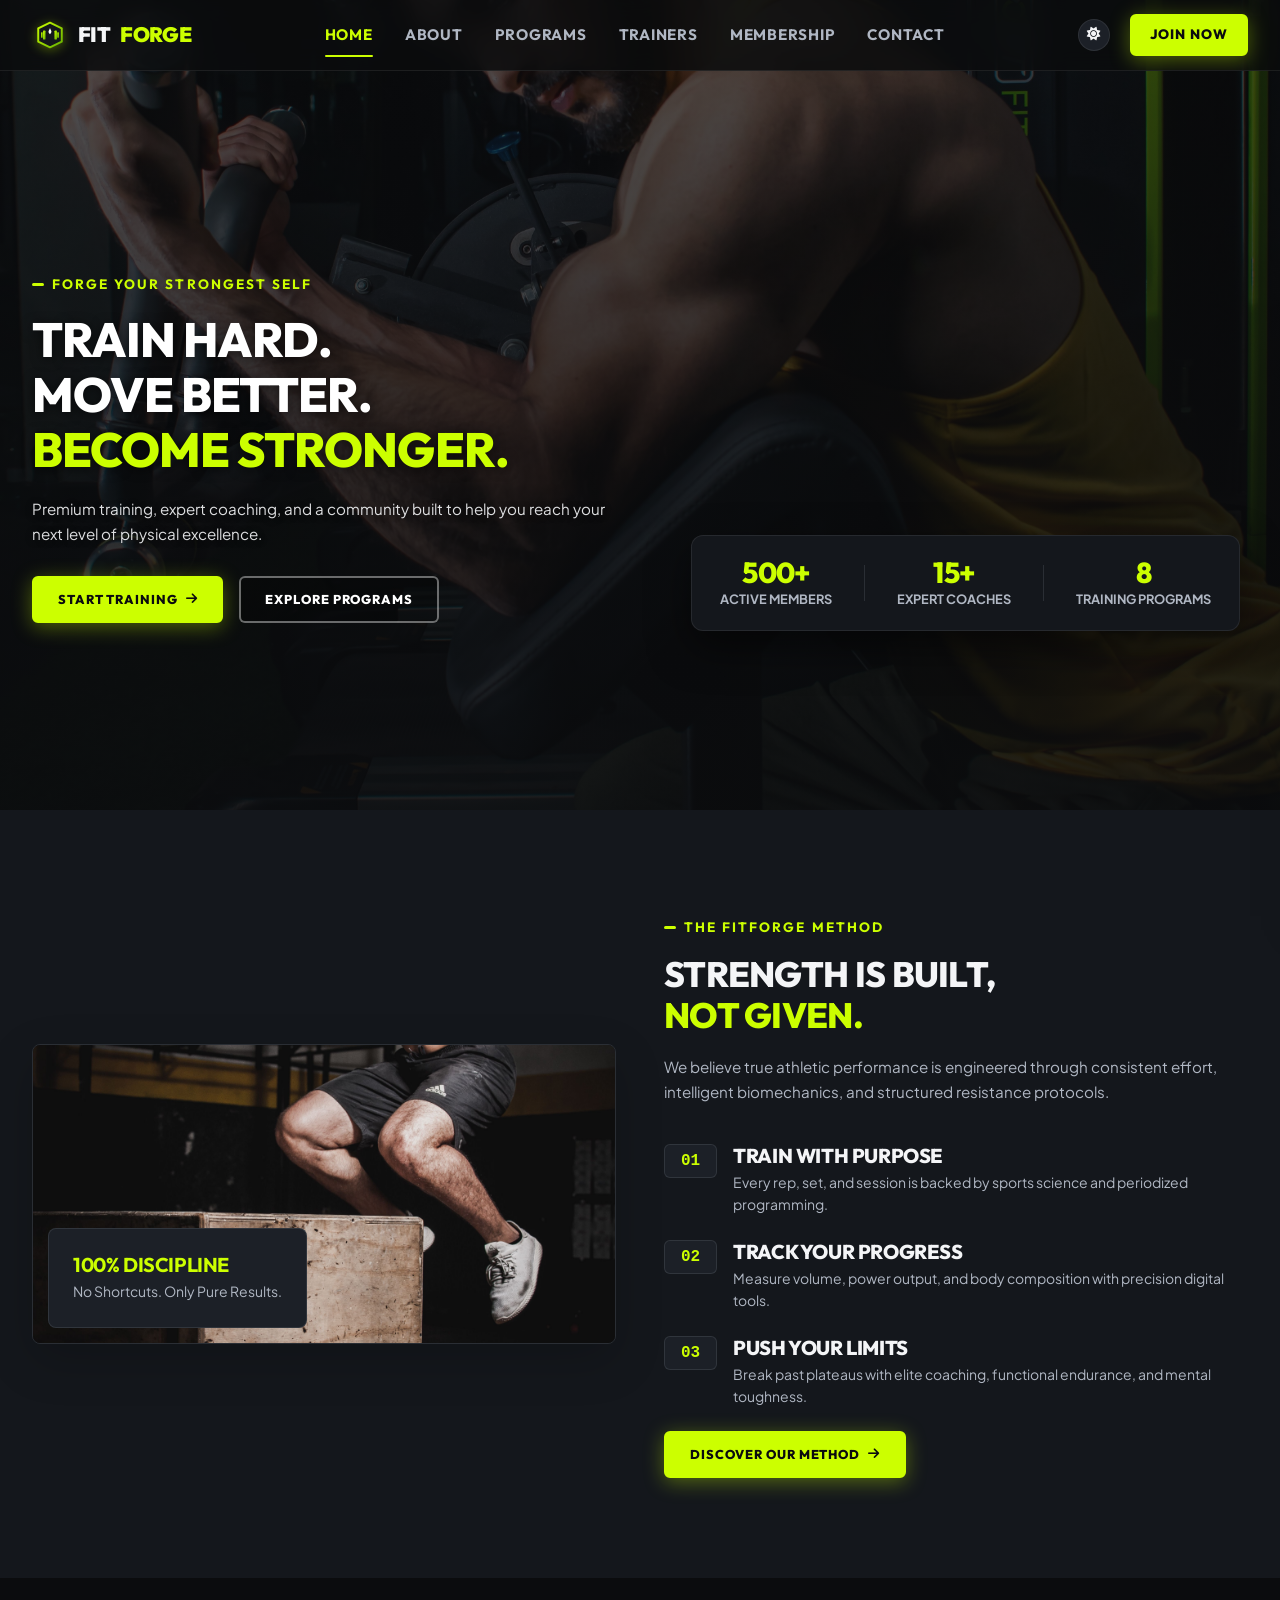
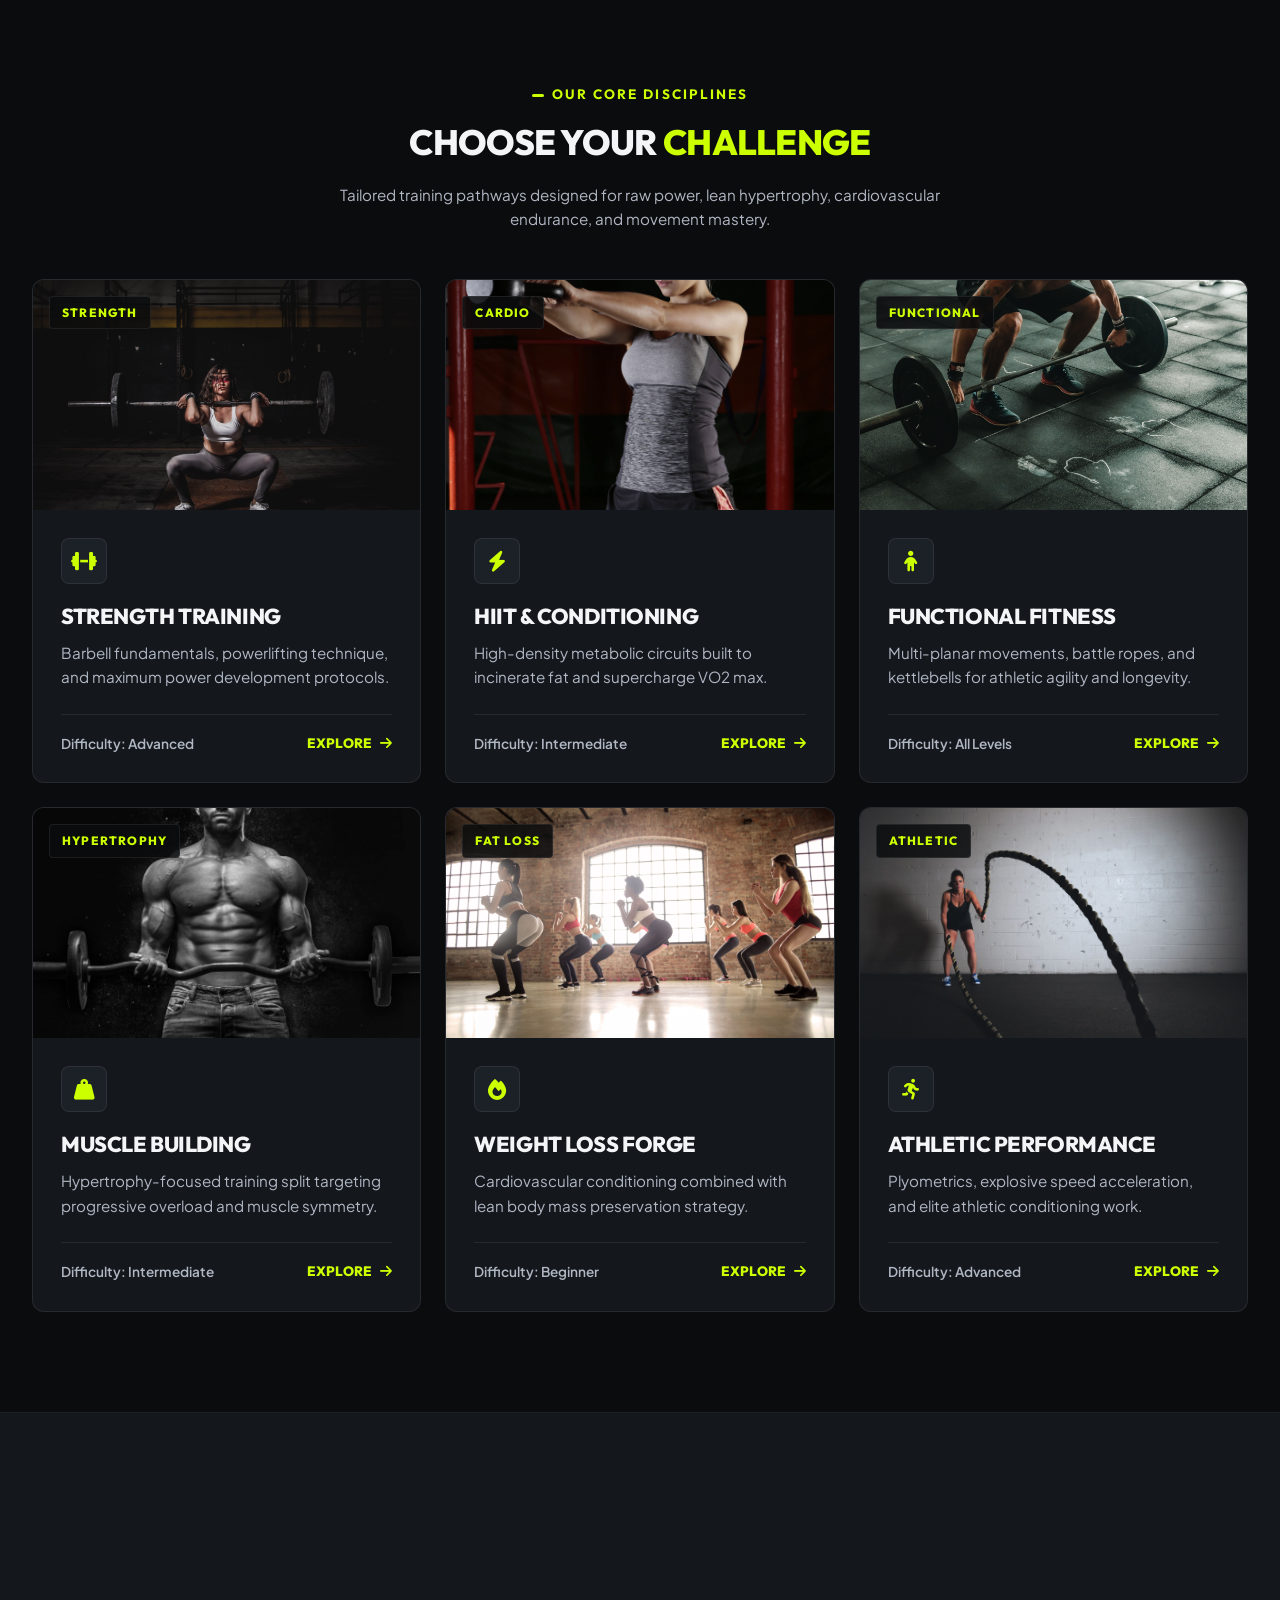
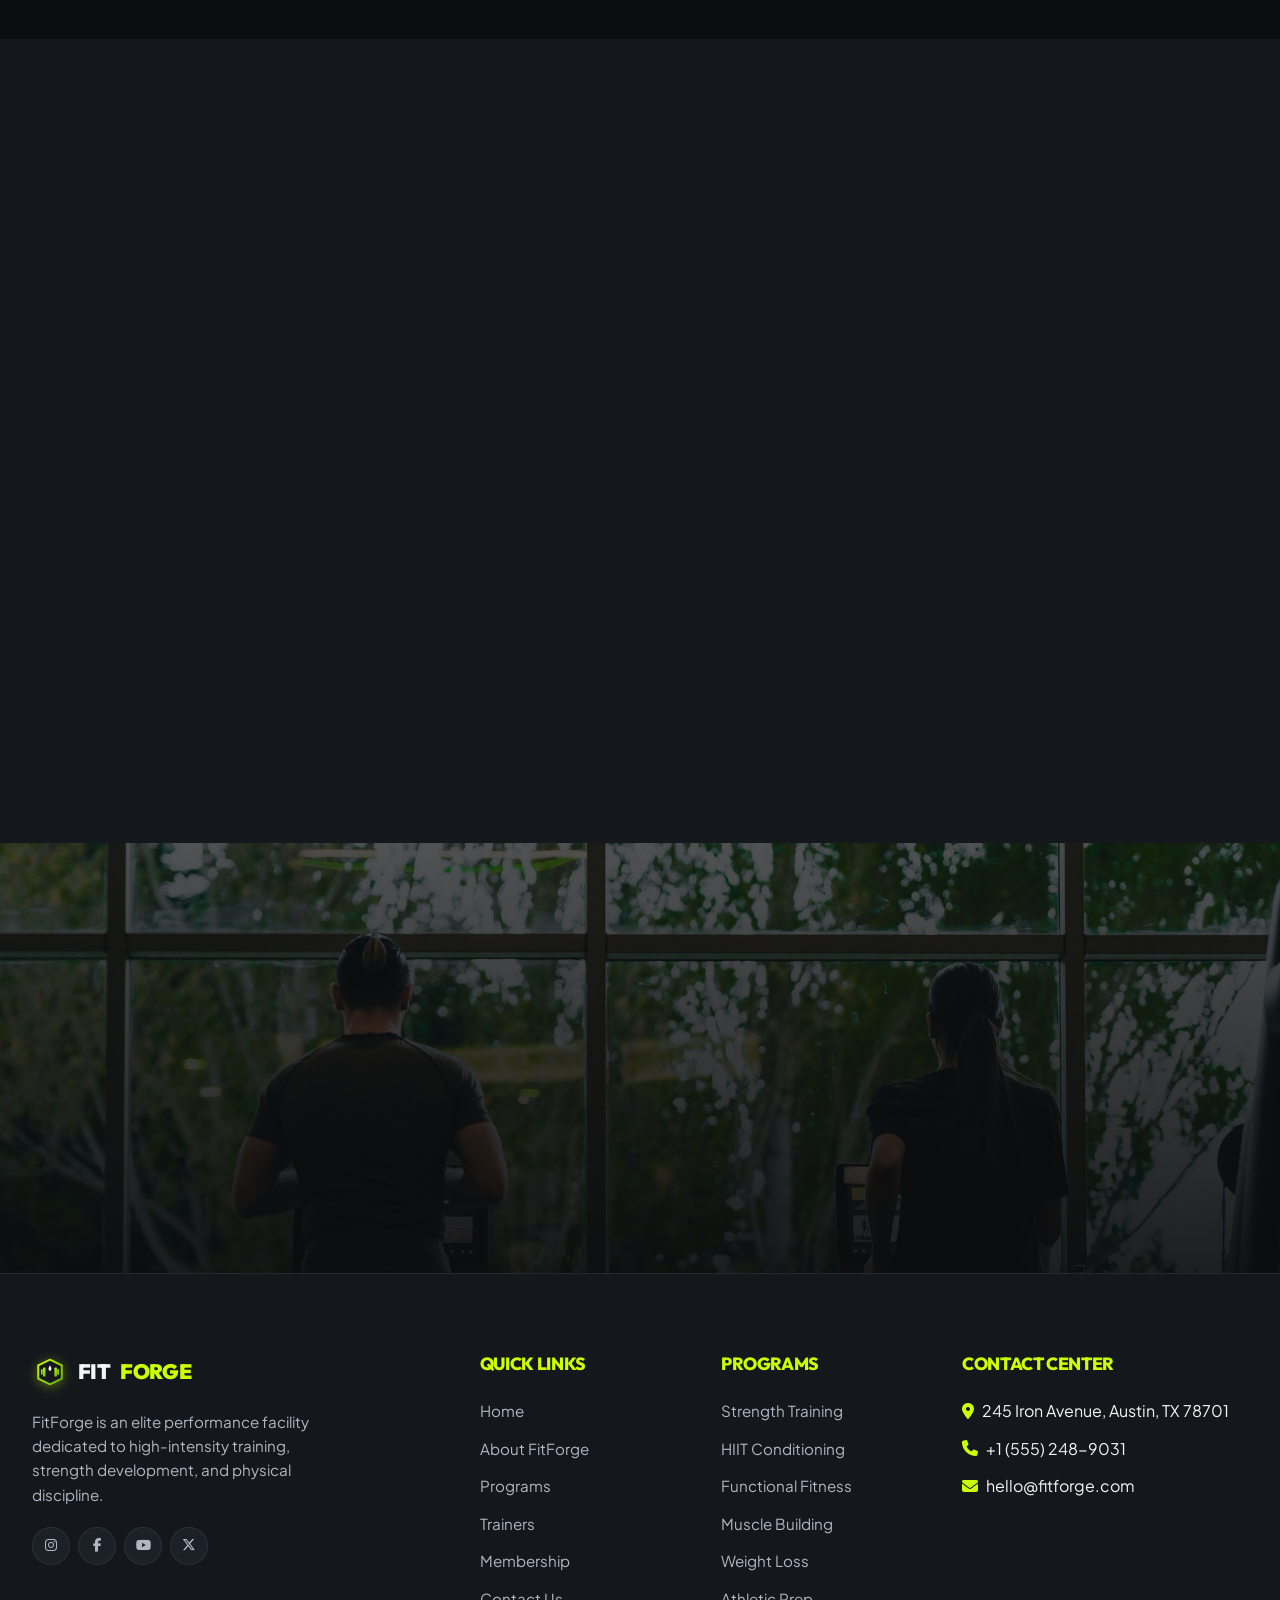
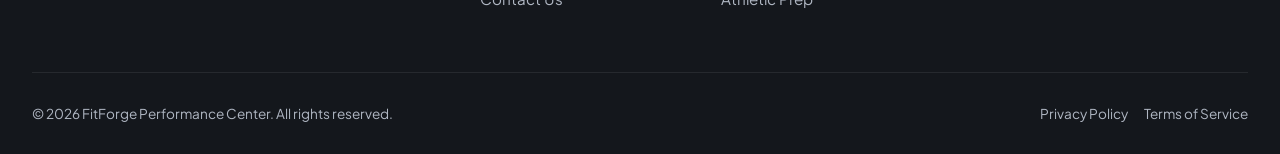
<file: index.html>
<!DOCTYPE html>
<html lang="en" data-theme="dark" dir="ltr">

<head>
  <meta charset="UTF-8">
  <meta name="viewport" content="width=device-width, initial-scale=1.0">
  <title>FitForge | Premium Fitness & High-Performance Gym</title>
  <meta name="description"
    content="FitForge is an elite fitness brand and professional training platform offering strength conditioning, personal coaching, HIIT, and world-class equipment.">

  <!-- Bootstrap 5 CSS via CDN -->
  <link href="https://cdn.jsdelivr.net/npm/bootstrap@5.3.2/dist/css/bootstrap.min.css" rel="stylesheet">

  <!-- Font Awesome via CDN -->
  <link rel="stylesheet" href="https://cdnjs.cloudflare.com/ajax/libs/font-awesome/6.4.2/css/all.min.css">

  <!-- Favicon -->
  <link rel="icon" type="image/svg+xml" href="assets/images/favicon.svg">

  <!-- Custom Stylesheet -->
  <link rel="stylesheet" href="assets/css/style.css">
</head>

<body>

  <!-- ==========================================
       HEADER & NAVIGATION
       ========================================== -->
  <header class="site-header">
    <div class="container">
      <nav class="navbar navbar-expand-lg navbar-dark p-0">
        <!-- Logo -->
        <a class="navbar-brand navbar-brand-forge me-auto" href="index.html" id="navLogo">
          <span class="brand-logo-icon"><img src="assets/images/logo.svg" alt="FitForge Logo"></span>
          FIT<span>FORGE</span>
        </a>

        <!-- Desktop Navigation -->
        <div class="collapse navbar-collapse d-none d-lg-flex justify-content-center" id="desktopNavbar">
          <ul class="navbar-nav">
            <li class="nav-item"><a class="nav-link active" href="index.html">Home</a></li>
            <li class="nav-item"><a class="nav-link" href="about.html">About</a></li>
            <li class="nav-item"><a class="nav-link" href="programs.html">Programs</a></li>
            <li class="nav-item"><a class="nav-link" href="trainers.html">Trainers</a></li>
            <li class="nav-item"><a class="nav-link" href="membership.html">Membership</a></li>
            <li class="nav-item"><a class="nav-link" href="contact.html">Contact</a></li>
          </ul>
        </div>

        <!-- Right Side Controls -->
        <div class="header-controls ms-auto">
          <!-- Theme Toggle -->
          <button class="btn-icon-toggle js-theme-toggle" aria-label="Toggle Theme" id="btnThemeToggle">
            <i class="fas fa-sun"></i>
          </button>

          <!-- Join Now CTA (Desktop) -->
          <a href="membership.html" class="btn-forge btn-forge-primary btn-forge-sm d-none d-sm-inline-flex ms-2">
            Join Now
          </a>

          <!-- Mobile Hamburger Toggler (< 1024px) -->
          <button class="navbar-toggler-forge js-drawer-open" aria-label="Open Navigation Drawer" id="btnHamburger">
            <i class="fas fa-bars"></i>
          </button>
        </div>
      </nav>
    </div>
  </header>

  <!-- Mobile Right-Side Navigation Drawer -->
  <div class="mobile-drawer-overlay"></div>
  <div class="mobile-drawer" id="mobileDrawer">
    <div>
      <div class="drawer-header">
        <a class="navbar-brand navbar-brand-forge" href="index.html">
          FIT<span>FORGE</span>
        </a>
        <button class="btn-close-drawer js-drawer-close" aria-label="Close Drawer">
          <i class="fas fa-xmark"></i>
        </button>
      </div>

      <nav class="drawer-nav">
        <a class="nav-link active" href="index.html">Home</a>
        <a class="nav-link" href="about.html">About</a>
        <a class="nav-link" href="programs.html">Programs</a>
        <a class="nav-link" href="trainers.html">Trainers</a>
        <a class="nav-link" href="membership.html">Membership</a>
        <a class="nav-link" href="contact.html">Contact</a>
      </nav>
    </div>

    <div class="p-4 pt-2">
      <a href="membership.html" class="btn-forge btn-forge-primary w-100 justify-content-center">Join Now</a>
    </div>
  </div>

  <!-- ==========================================
       HERO SECTION
       ========================================== -->
  <section class="hero-section" style="background-image: url('assets/images/hero_home.jpg');">
    <div class="hero-overlay"></div>
    <div class="container hero-content">
      <div class="row align-items-center min-vh-80 py-5">
        <div class="col-lg-8">
          <span class="eyebrow-label reveal">FORGE YOUR STRONGEST SELF</span>
          <h1 class="hero-title reveal stagger-1">
            Train Hard. <br>Move Better. <br><span class="text-lime">Become Stronger.</span>
          </h1>
          <p class="hero-description reveal stagger-2">
            Premium training, expert coaching, and a community built to help you reach your next level of physical
            excellence.
          </p>
          <div class="hero-cta-group reveal stagger-3">
            <a href="membership.html" class="btn-forge btn-forge-primary">
              Start Training <i class="fas fa-arrow-right"></i>
            </a>
            <a href="programs.html" class="btn-forge btn-forge-outline">
              Explore Programs
            </a>
          </div>

          <!-- Floating Stats Card -->
          <div class="floating-stats-card reveal-scale stagger-4">
            <div class="stat-item-mini text-center">
              <h4 class="js-counter" data-target="500" data-suffix="+">0</h4>
              <p>Active Members</p>
            </div>
            <div class="border-end border-secondary mx-2 opacity-25" style="height: 36px;"></div>
            <div class="stat-item-mini text-center">
              <h4 class="js-counter" data-target="15" data-suffix="+">0</h4>
              <p>Expert Coaches</p>
            </div>
            <div class="border-end border-secondary mx-2 opacity-25" style="height: 36px;"></div>
            <div class="stat-item-mini text-center">
              <h4 class="js-counter" data-target="8" data-suffix="">0</h4>
              <p>Training Programs</p>
            </div>
          </div>
        </div>
      </div>
    </div>
  </section>

  <!-- ==========================================
       SECTION 2 — FITNESS PHILOSOPHY
       ========================================== -->
  <section class="section-padding bg-surface-1">
    <div class="container">
      <div class="row align-items-center g-5">
        <div class="col-lg-6">
          <div class="position-relative reveal-left">
            <img src="assets/images/facility_method.jpg" alt="FitForge Training Method"
              class="img-fluid rounded-3 shadow-lg border border-secondary border-opacity-25 feature-section-img" loading="lazy">
            <div
              class="position-absolute bottom-0 start-0 bg-surface-2 p-4 rounded-3 m-3 border border-secondary border-opacity-25 d-none d-sm-block">
              <h5 class="text-lime mb-1 fw-bold">100% DISCIPLINE</h5>
              <p class="small text-muted mb-0">No Shortcuts. Only Pure Results.</p>
            </div>
          </div>
        </div>
        <div class="col-lg-6">
          <div class="reveal-right">
            <span class="eyebrow-label">THE FITFORGE METHOD</span>
            <h2 class="section-title">Strength Is Built, <br><span class="text-lime">Not Given.</span></h2>
            <p class="section-subtitle">
              We believe true athletic performance is engineered through consistent effort, intelligent biomechanics,
              and structured resistance protocols.
            </p>

            <div class="d-flex flex-column gap-4 my-4">
              <div class="d-flex gap-3 align-items-start reveal stagger-1">
                <span
                  class="badge bg-surface-2 text-lime border border-secondary border-opacity-25 px-3 py-2 fs-6 font-monospace">01</span>
                <div>
                  <h5 class="mb-1 fs-5">Train With Purpose</h5>
                  <p class="text-muted mb-0 small">Every rep, set, and session is backed by sports science and
                    periodized programming.</p>
                </div>
              </div>

              <div class="d-flex gap-3 align-items-start reveal stagger-2">
                <span
                  class="badge bg-surface-2 text-lime border border-secondary border-opacity-25 px-3 py-2 fs-6 font-monospace">02</span>
                <div>
                  <h5 class="mb-1 fs-5">Track Your Progress</h5>
                  <p class="text-muted mb-0 small">Measure volume, power output, and body composition with precision
                    digital tools.</p>
                </div>
              </div>

              <div class="d-flex gap-3 align-items-start reveal stagger-3">
                <span
                  class="badge bg-surface-2 text-lime border border-secondary border-opacity-25 px-3 py-2 fs-6 font-monospace">03</span>
                <div>
                  <h5 class="mb-1 fs-5">Push Your Limits</h5>
                  <p class="text-muted mb-0 small">Break past plateaus with elite coaching, functional endurance, and
                    mental toughness.</p>
                </div>
              </div>
            </div>

            <a href="about.html" class="btn-forge btn-forge-primary">
              Discover Our Method <i class="fas fa-arrow-right"></i>
            </a>
          </div>
        </div>
      </div>
    </div>
  </section>

  <!-- ==========================================
       SECTION 3 — TRAINING PROGRAMS PREVIEW
       ========================================== -->
  <section class="section-padding">
    <div class="container">
      <div class="text-center mx-auto mb-5 reveal">
        <span class="eyebrow-label">OUR CORE DISCIPLINES</span>
        <h2 class="section-title">Choose Your <span class="text-lime">Challenge</span></h2>
        <p class="section-subtitle mx-auto">
          Tailored training pathways designed for raw power, lean hypertrophy, cardiovascular endurance, and movement
          mastery.
        </p>
      </div>

      <div class="row g-4">
        <!-- Program 1 -->
        <div class="col-md-6 col-lg-4">
          <div class="program-card reveal stagger-1">
            <div class="program-img-wrapper">
              <span class="program-badge">Strength</span>
              <img src="assets/images/prog_strength.jpg" alt="Strength Training" loading="lazy">
            </div>
            <div class="program-body">
              <div class="program-icon"><i class="fas fa-dumbbell"></i></div>
              <h3 class="program-title">Strength Training</h3>
              <p class="program-desc">Barbell fundamentals, powerlifting technique, and maximum power development
                protocols.</p>
              <div class="program-meta">
                <span>Difficulty: Advanced</span>
                <a href="programs.html" class="program-link">Explore <i class="fas fa-arrow-right"></i></a>
              </div>
            </div>
          </div>
        </div>

        <!-- Program 2 -->
        <div class="col-md-6 col-lg-4">
          <div class="program-card reveal stagger-2">
            <div class="program-img-wrapper">
              <span class="program-badge">Cardio</span>
              <img src="assets/images/prog_hiit.jpg" alt="HIIT Training" loading="lazy">
            </div>
            <div class="program-body">
              <div class="program-icon"><i class="fas fa-bolt"></i></div>
              <h3 class="program-title">HIIT & Conditioning</h3>
              <p class="program-desc">High-density metabolic circuits built to incinerate fat and supercharge VO2 max.
              </p>
              <div class="program-meta">
                <span>Difficulty: Intermediate</span>
                <a href="programs.html" class="program-link">Explore <i class="fas fa-arrow-right"></i></a>
              </div>
            </div>
          </div>
        </div>

        <!-- Program 3 -->
        <div class="col-md-6 col-lg-4">
          <div class="program-card reveal stagger-3">
            <div class="program-img-wrapper">
              <span class="program-badge">Functional</span>
              <img src="assets/images/prog_functional.jpg" alt="Functional Fitness" loading="lazy">
            </div>
            <div class="program-body">
              <div class="program-icon"><i class="fas fa-child"></i></div>
              <h3 class="program-title">Functional Fitness</h3>
              <p class="program-desc">Multi-planar movements, battle ropes, and kettlebells for athletic agility and
                longevity.</p>
              <div class="program-meta">
                <span>Difficulty: All Levels</span>
                <a href="programs.html" class="program-link">Explore <i class="fas fa-arrow-right"></i></a>
              </div>
            </div>
          </div>
        </div>

        <!-- Program 4 -->
        <div class="col-md-6 col-lg-4">
          <div class="program-card reveal stagger-1">
            <div class="program-img-wrapper">
              <span class="program-badge">Hypertrophy</span>
              <img src="assets/images/prog_muscle.jpg" alt="Muscle Building" loading="lazy">
            </div>
            <div class="program-body">
              <div class="program-icon"><i class="fas fa-weight-hanging"></i></div>
              <h3 class="program-title">Muscle Building</h3>
              <p class="program-desc">Hypertrophy-focused training split targeting progressive overload and muscle
                symmetry.</p>
              <div class="program-meta">
                <span>Difficulty: Intermediate</span>
                <a href="programs.html" class="program-link">Explore <i class="fas fa-arrow-right"></i></a>
              </div>
            </div>
          </div>
        </div>

        <!-- Program 5 -->
        <div class="col-md-6 col-lg-4">
          <div class="program-card reveal stagger-2">
            <div class="program-img-wrapper">
              <span class="program-badge">Fat Loss</span>
              <img src="assets/images/prog_fatloss.jpg" alt="Weight Loss" loading="lazy">
            </div>
            <div class="program-body">
              <div class="program-icon"><i class="fas fa-fire"></i></div>
              <h3 class="program-title">Weight Loss Forge</h3>
              <p class="program-desc">Cardiovascular conditioning combined with lean body mass preservation strategy.
              </p>
              <div class="program-meta">
                <span>Difficulty: Beginner</span>
                <a href="programs.html" class="program-link">Explore <i class="fas fa-arrow-right"></i></a>
              </div>
            </div>
          </div>
        </div>

        <!-- Program 6 -->
        <div class="col-md-6 col-lg-4">
          <div class="program-card reveal stagger-3">
            <div class="program-img-wrapper">
              <span class="program-badge">Athletic</span>
              <img src="assets/images/prog_athletic.jpg" alt="Athletic Performance" loading="lazy">
            </div>
            <div class="program-body">
              <div class="program-icon"><i class="fas fa-running"></i></div>
              <h3 class="program-title">Athletic Performance</h3>
              <p class="program-desc">Plyometrics, explosive speed acceleration, and elite athletic conditioning work.
              </p>
              <div class="program-meta">
                <span>Difficulty: Advanced</span>
                <a href="programs.html" class="program-link">Explore <i class="fas fa-arrow-right"></i></a>
              </div>
            </div>
          </div>
        </div>
      </div>
    </div>
  </section>

  <!-- ==========================================
       SECTION 4 — WHY FITFORGE
       ========================================== -->
  <section class="section-padding bg-surface-1 border-top border-bottom border-secondary border-opacity-10">
    <div class="container">
      <div class="row align-items-center g-5">
        <div class="col-lg-5 reveal-left">
          <span class="eyebrow-label">THE FORGE ADVANTAGE</span>
          <h2 class="section-title">More Than <br><span class="text-lime">A Gym.</span></h2>
          <p class="section-subtitle">
            FitForge is an ecosystem engineered for total athletic transformation. We combine world-class coaching with
            high-performance facilities.
          </p>
          <a href="membership.html" class="btn-forge btn-forge-primary">
            Join the Facility <i class="fas fa-arrow-right"></i>
          </a>
        </div>

        <div class="col-lg-7">
          <div class="row g-4">
            <div class="col-sm-6">
              <div class="p-4 bg-surface-2 rounded-3 border border-secondary border-opacity-25 h-100 reveal stagger-1">
                <div class="text-lime fs-2 mb-3"><i class="fas fa-user-ninja"></i></div>
                <h4 class="fs-5 mb-2">Expert Coaching</h4>
                <p class="text-muted small mb-0">Train under certified strength coaches and biomechanics specialists
                  with proven track records.</p>
              </div>
            </div>

            <div class="col-sm-6">
              <div class="p-4 bg-surface-2 rounded-3 border border-secondary border-opacity-25 h-100 reveal stagger-2">
                <div class="text-lime fs-2 mb-3"><i class="fas fa-dumbbell"></i></div>
                <h4 class="fs-5 mb-2">Modern Equipment</h4>
                <p class="text-muted small mb-0">Access Competition-grade Eleiko barbells, Rogue racks, and calibrated
                  power plates.</p>
              </div>
            </div>

            <div class="col-sm-6">
              <div class="p-4 bg-surface-2 rounded-3 border border-secondary border-opacity-25 h-100 reveal stagger-3">
                <div class="text-lime fs-2 mb-3"><i class="fas fa-clipboard-check"></i></div>
                <h4 class="fs-5 mb-2">Personalized Plans</h4>
                <p class="text-muted small mb-0">Customized macro nutrition strategies and periodized workout splits
                  adapted to your biofeedback.</p>
              </div>
            </div>

            <div class="col-sm-6">
              <div class="p-4 bg-surface-2 rounded-3 border border-secondary border-opacity-25 h-100 reveal stagger-4">
                <div class="text-lime fs-2 mb-3"><i class="fas fa-users"></i></div>
                <h4 class="fs-5 mb-2">Strong Community</h4>
                <p class="text-muted small mb-0">Surround yourself with disciplined athletes who inspire drive, focus,
                  and mutual accountability.</p>
              </div>
            </div>
          </div>
        </div>
      </div>
    </div>
  </section>

  <!-- ==========================================
       SECTION 5 — FITNESS STATS
       ========================================== -->
  <section class="section-padding bg-surface-2">
    <div class="container">
      <div class="row g-4 text-center">
        <div class="col-6 col-md-3">
          <div class="p-3 reveal stagger-1">
            <h2 class="display-4 fw-black text-lime js-counter" data-target="10000" data-suffix="+">0</h2>
            <p class="text-muted text-uppercase fw-bold small mb-0">Workouts Completed</p>
          </div>
        </div>
        <div class="col-6 col-md-3">
          <div class="p-3 reveal stagger-2">
            <h2 class="display-4 fw-black text-lime js-counter" data-target="500" data-suffix="+">0</h2>
            <p class="text-muted text-uppercase fw-bold small mb-0">Active Members</p>
          </div>
        </div>
        <div class="col-6 col-md-3">
          <div class="p-3 reveal stagger-3">
            <h2 class="display-4 fw-black text-lime js-counter" data-target="15" data-suffix="+">0</h2>
            <p class="text-muted text-uppercase fw-bold small mb-0">Expert Trainers</p>
          </div>
        </div>
        <div class="col-6 col-md-3">
          <div class="p-3 reveal stagger-4">
            <h2 class="display-4 fw-black text-lime js-counter" data-target="98" data-suffix="%">0</h2>
            <p class="text-muted text-uppercase fw-bold small mb-0">Member Satisfaction</p>
          </div>
        </div>
      </div>
    </div>
  </section>

  <!-- ==========================================
       SECTION 6 — SUCCESS STORIES
       ========================================== -->
  <section class="section-padding">
    <div class="container">
      <div class="text-center mx-auto mb-5 reveal">
        <span class="eyebrow-label">REAL RESULTS</span>
        <h2 class="section-title">Success <span class="text-lime">Stories</span></h2>
        <p class="section-subtitle mx-auto">
          Explore real transformations achieved through the FitForge training methodology.
        </p>
      </div>

      <div class="row g-4">
        <!-- Story 1 -->
        <div class="col-lg-4 col-md-6">
          <div class="transformation-card reveal stagger-1">
            <div class="transformation-img-box">
              <img src="assets/images/trans_strength.jpg" alt="Male Strength Transformation" loading="lazy">
              <span class="transformation-tag">12 Week Strength</span>
            </div>
            <div class="transformation-body">
              <h4 class="fs-5 mb-1">Alex Vance</h4>
              <p class="text-lime small fw-bold mb-3">Goal: Powerlifting Peak (+45kg Squat)</p>
              <p class="transformation-quote">
                "The coaching structure at FitForge completely fixed my squat mechanics and blew past my strength
                plateaus."
              </p>
            </div>
          </div>
        </div>

        <!-- Story 2 -->
        <div class="col-lg-4 col-md-6">
          <div class="transformation-card reveal stagger-2">
            <div class="transformation-img-box">
              <img src="assets/images/trans_recomp.jpg" alt="Female Conditioning Transformation" loading="lazy">
              <span class="transformation-tag">16 Week Recomp</span>
            </div>
            <div class="transformation-body">
              <h4 class="fs-5 mb-1">Sarah Jenkins</h4>
              <p class="text-lime small fw-bold mb-3">Goal: Lean Body Mass & VO2 Max</p>
              <p class="transformation-quote">
                "FitForge HIIT sessions transformed my stamina and body composition faster than any generic gym class
                ever could."
              </p>
            </div>
          </div>
        </div>

        <!-- Story 3 -->
        <div class="col-lg-4 col-md-6 offset-md-3 offset-lg-0">
          <div class="transformation-card reveal stagger-3">
            <div class="transformation-img-box">
              <img src="assets/images/trans_hypertrophy.jpg" alt="Muscle Build Transformation" loading="lazy">
              <span class="transformation-tag">24 Week Hypertrophy</span>
            </div>
            <div class="transformation-body">
              <h4 class="fs-5 mb-1">Marcus Sterling</h4>
              <p class="text-lime small fw-bold mb-3">Goal: Lean Muscle Gain (+8kg LBM)</p>
              <p class="transformation-quote">
                "The community drive is unbelievable. Training next to focused lifters makes you hold yourself to higher
                standards."
              </p>
            </div>
          </div>
        </div>
      </div>
    </div>
  </section>

  <!-- ==========================================
       SECTION 7 — TRAINERS PREVIEW
       ========================================== -->
  <section class="section-padding bg-surface-1">
    <div class="container">
      <div class="d-flex flex-column flex-md-row align-items-md-end justify-content-between mb-5 reveal">
        <div>
          <span class="eyebrow-label">ELITE STAFF</span>
          <h2 class="section-title mb-0">Meet Your <span class="text-lime">Coaches</span></h2>
        </div>
        <a href="trainers.html" class="btn-forge btn-forge-outline mt-3 mt-md-0">
          Meet All Trainers <i class="fas fa-arrow-right"></i>
        </a>
      </div>

      <div class="row g-4">
        <!-- Trainer 1 -->
        <div class="col-lg-3 col-sm-6">
          <div class="trainer-card reveal stagger-1">
            <div class="trainer-img-wrapper">
              <img src="assets/images/trainer_marcus.jpg" alt="Marcus Vance" loading="lazy">
              <div class="trainer-socials">
                <a href="#" class="trainer-social-link"><i class="fab fa-instagram"></i></a>
                <a href="#" class="trainer-social-link"><i class="fab fa-twitter"></i></a>
              </div>
            </div>
            <div class="trainer-info">
              <div class="trainer-specialty">Head Strength Coach</div>
              <h4 class="trainer-name">Marcus Vance</h4>
              <p class="trainer-exp">10+ Yrs Exp &bull; CSCS Certified</p>
            </div>
          </div>
        </div>

        <!-- Trainer 2 -->
        <div class="col-lg-3 col-sm-6">
          <div class="trainer-card reveal stagger-2">
            <div class="trainer-img-wrapper">
              <img src="assets/images/trainer_elena.jpg" alt="Elena Rostova" loading="lazy">
              <div class="trainer-socials">
                <a href="#" class="trainer-social-link"><i class="fab fa-instagram"></i></a>
                <a href="#" class="trainer-social-link"><i class="fab fa-linkedin-in"></i></a>
              </div>
            </div>
            <div class="trainer-info">
              <div class="trainer-specialty">HIIT & Conditioning</div>
              <h4 class="trainer-name">Elena Rostova</h4>
              <p class="trainer-exp">8+ Yrs Exp &bull; Endurance Specialist</p>
            </div>
          </div>
        </div>

        <!-- Trainer 3 -->
        <div class="col-lg-3 col-sm-6">
          <div class="trainer-card reveal stagger-3">
            <div class="trainer-img-wrapper">
              <img src="assets/images/trainer_jaxson.jpg" alt="Jaxson Cole" loading="lazy">
              <div class="trainer-socials">
                <a href="#" class="trainer-social-link"><i class="fab fa-instagram"></i></a>
                <a href="#" class="trainer-social-link"><i class="fab fa-youtube"></i></a>
              </div>
            </div>
            <div class="trainer-info">
              <div class="trainer-specialty">Functional & Mobility</div>
              <h4 class="trainer-name">Jaxson Cole</h4>
              <p class="trainer-exp">7+ Yrs Exp &bull; FRC Specialist</p>
            </div>
          </div>
        </div>

        <!-- Trainer 4 -->
        <div class="col-lg-3 col-sm-6">
          <div class="trainer-card reveal stagger-4">
            <div class="trainer-img-wrapper">
              <img src="assets/images/trainer_maya.jpg" alt="Maya Lin" loading="lazy">
              <div class="trainer-socials">
                <a href="#" class="trainer-social-link"><i class="fab fa-instagram"></i></a>
                <a href="#" class="trainer-social-link"><i class="fab fa-twitter"></i></a>
              </div>
            </div>
            <div class="trainer-info">
              <div class="trainer-specialty">Nutrition & Performance</div>
              <h4 class="trainer-name">Maya Lin</h4>
              <p class="trainer-exp">9+ Yrs Exp &bull; Precision Nutrition</p>
            </div>
          </div>
        </div>
      </div>
    </div>
  </section>

  <!-- ==========================================
       SECTION 8 — MEMBERSHIP CTA
       ========================================== -->
  <section class="section-padding position-relative text-center"
    style="background-image: url('assets/images/cta_forge.jpg'); background-size: cover; background-position: center;">
    <div class="hero-overlay"></div>
    <div class="container position-relative z-2">
      <div class="max-w-700 mx-auto reveal-scale">
        <span class="eyebrow-label">TAKE ACTION TODAY</span>
        <h2 class="display-4 fw-black text-white mb-3">Ready to Enter <span class="text-lime">The Forge?</span></h2>
        <p class="fs-5 mb-4" style="color: rgba(244, 245, 247, 0.9);">
          Your strongest physical version starts with one decision. Select your membership tier and start training
          today.
        </p>
        <a href="membership.html" class="btn-forge btn-forge-primary btn-lg">
          View Membership Plans <i class="fas fa-arrow-right"></i>
        </a>
      </div>
    </div>
  </section>

  <!-- ==========================================
       SECTION 9 — FOOTER
       ========================================== -->
  <footer class="site-footer">
    <div class="container">
      <div class="row g-4 justify-content-between">
        <div class="col-lg-4 col-md-6 footer-brand">
          <a class="navbar-brand navbar-brand-forge mb-3" href="index.html">
            <span class="brand-logo-icon"><img src="assets/images/logo.svg" alt="FitForge Logo"></span>
            FIT<span>FORGE</span>
          </a>
          <p>
            FitForge is an elite performance facility dedicated to high-intensity training, strength development, and
            physical discipline.
          </p>
          <div class="d-flex gap-2 mt-3">
            <a href="#" class="footer-social-link" aria-label="Instagram"><i class="fab fa-instagram"></i></a>
            <a href="#" class="footer-social-link" aria-label="Facebook"><i class="fab fa-facebook-f"></i></a>
            <a href="#" class="footer-social-link" aria-label="YouTube"><i class="fab fa-youtube"></i></a>
            <a href="#" class="footer-social-link" aria-label="X Twitter"><i class="fab fa-x-twitter"></i></a>
          </div>
        </div>

        <div class="col-lg-2 col-md-6 col-6">
          <h4 class="footer-title text-lime">Quick Links</h4>
          <ul class="footer-links">
            <li><a href="index.html">Home</a></li>
            <li><a href="about.html">About FitForge</a></li>
            <li><a href="programs.html">Programs</a></li>
            <li><a href="trainers.html">Trainers</a></li>
            <li><a href="membership.html">Membership</a></li>
            <li><a href="contact.html">Contact Us</a></li>
          </ul>
        </div>

        <div class="col-lg-2 col-md-6 col-6">
          <h4 class="footer-title text-lime">Programs</h4>
          <ul class="footer-links">
            <li><a href="programs.html">Strength Training</a></li>
            <li><a href="programs.html">HIIT Conditioning</a></li>
            <li><a href="programs.html">Functional Fitness</a></li>
            <li><a href="programs.html">Muscle Building</a></li>
            <li><a href="programs.html">Weight Loss</a></li>
            <li><a href="programs.html">Athletic Prep</a></li>
          </ul>
        </div>

        <div class="col-lg-3 col-md-6">
          <h4 class="footer-title text-lime">Contact Center</h4>
          <ul class="footer-links">
            <li class="d-flex gap-2 align-items-center">
              <i class="fas fa-location-dot text-lime"></i>
              <span>245 Iron Avenue, Austin, TX 78701</span>
            </li>
            <li class="d-flex gap-2 align-items-center">
              <i class="fas fa-phone text-lime"></i>
              <span>+1 (555) 248-9031</span>
            </li>
            <li class="d-flex gap-2 align-items-center">
              <i class="fas fa-envelope text-lime"></i>
              <span>hello@fitforge.com</span>
            </li>
          </ul>
        </div>
      </div>

      <div class="footer-bottom">
        <p class="mb-0">&copy; 2026 FitForge Performance Center. All rights reserved.</p>
        <div class="d-flex gap-3">
          <a href="#" class="text-muted">Privacy Policy</a>
          <a href="#" class="text-muted">Terms of Service</a>
        </div>
      </div>
    </div>
  </footer>

  <!-- Back to top button -->
  <button class="btn-back-to-top js-back-to-top" aria-label="Back to top">
    <i class="fas fa-arrow-up"></i>
  </button>

  <!-- Scripts -->
  <script src="https://cdn.jsdelivr.net/npm/bootstrap@5.3.2/dist/js/bootstrap.bundle.min.js"></script>
  <script src="assets/js/main.js"></script>
</body>

</html>
</file>
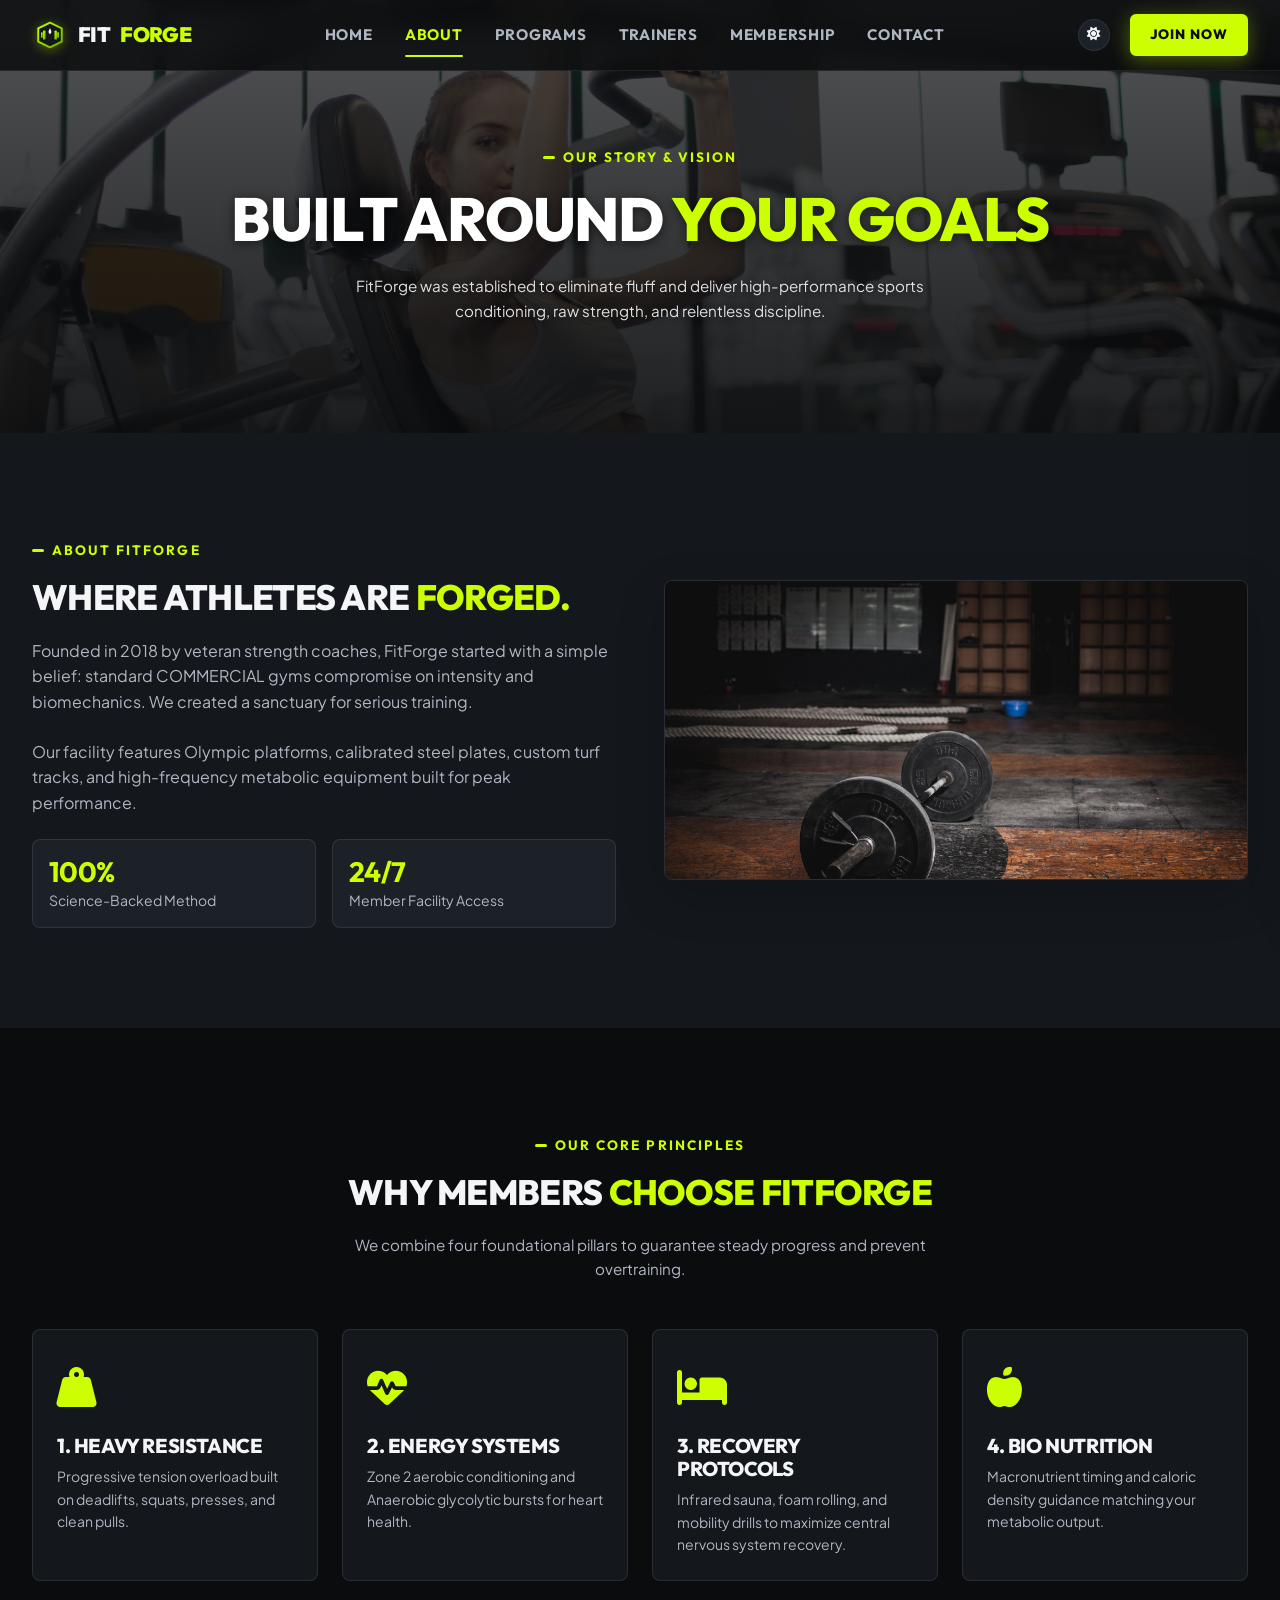
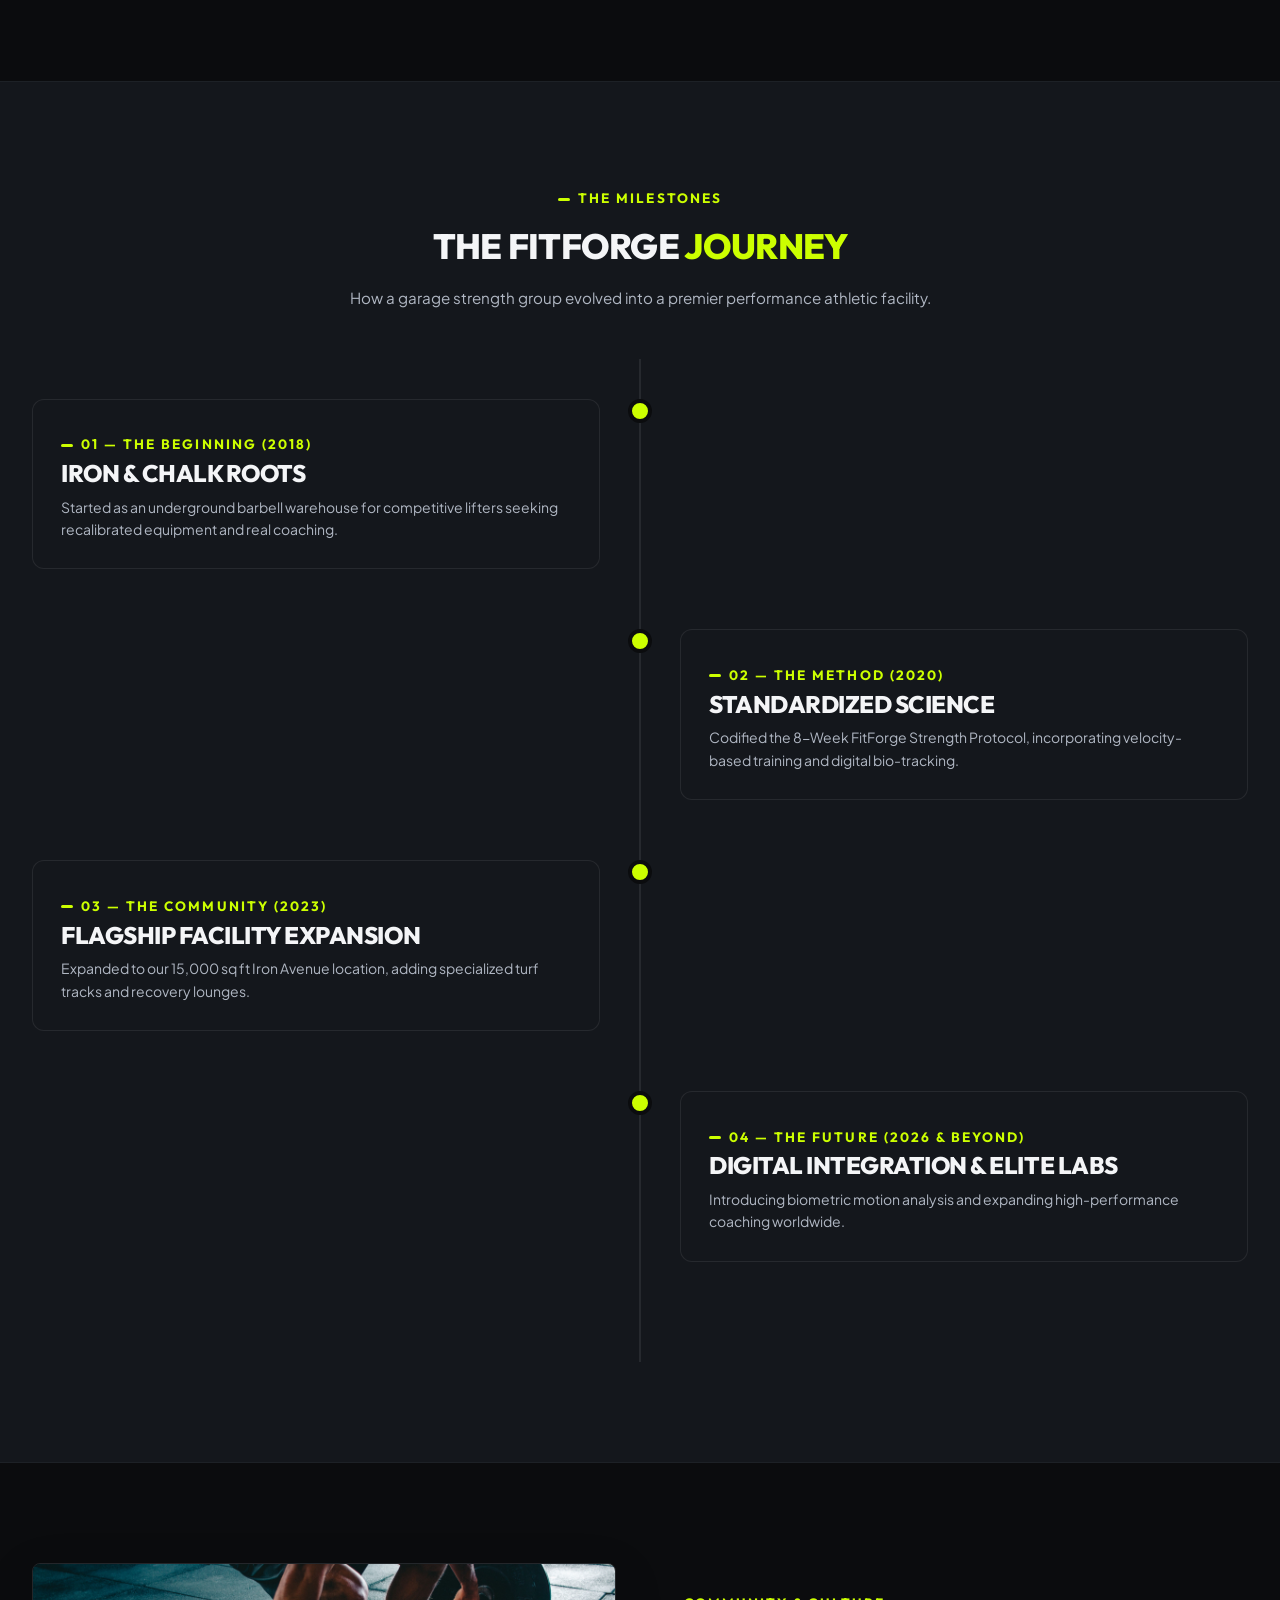
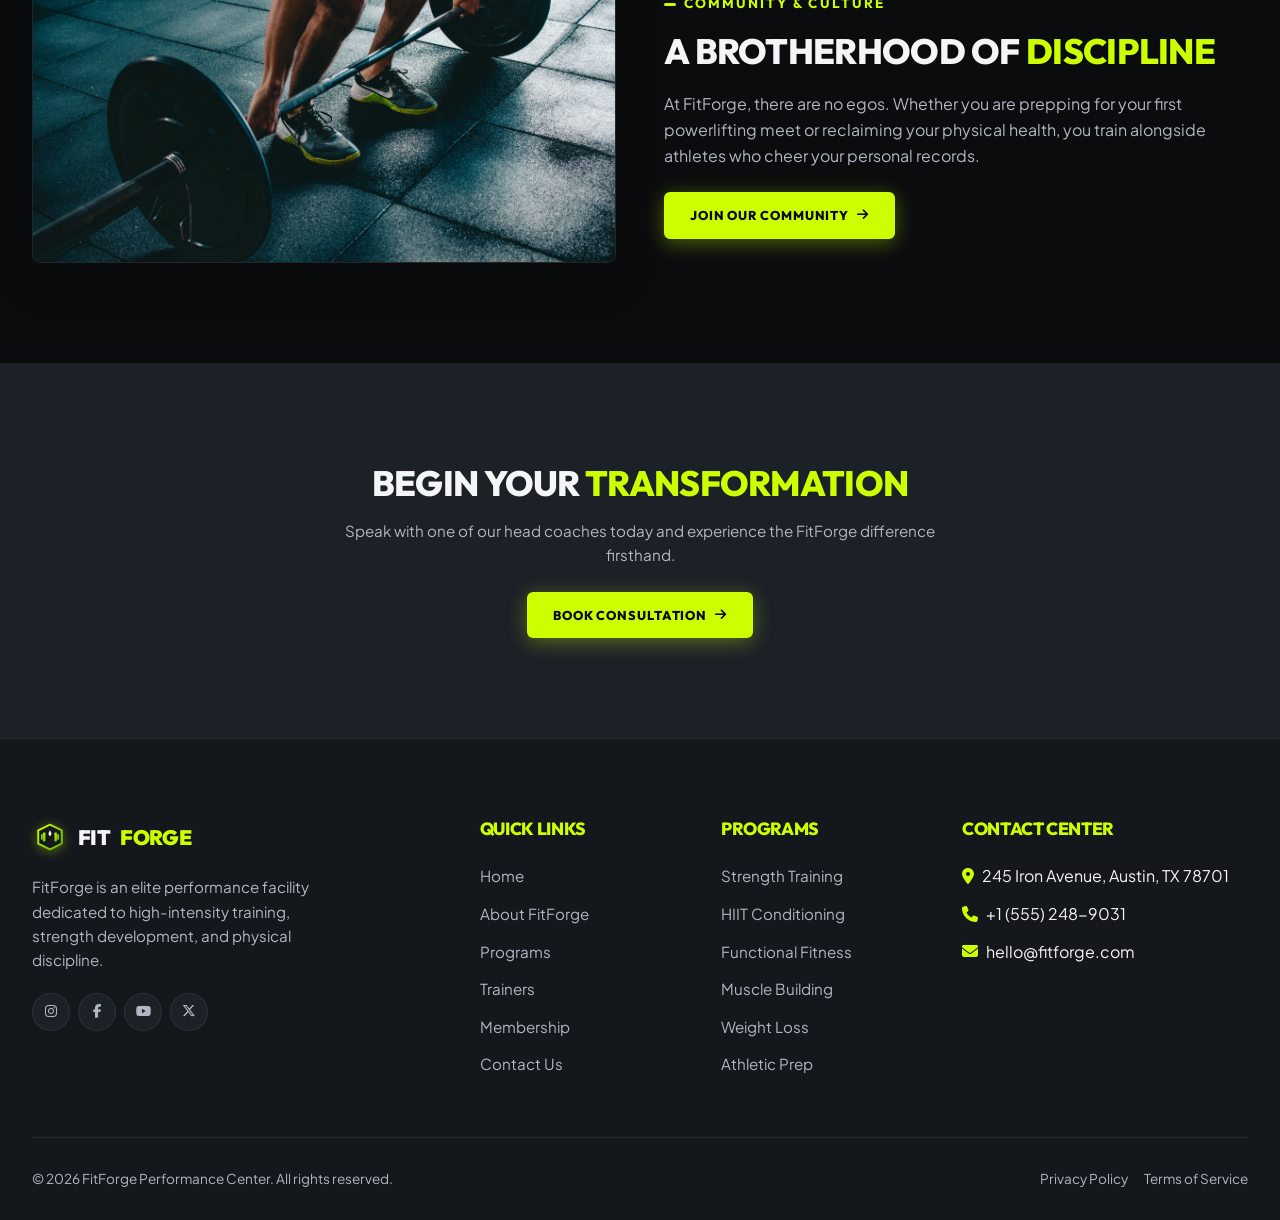
<file: about.html>
<!DOCTYPE html>
<html lang="en" data-theme="dark" dir="ltr">
<head>
  <meta charset="UTF-8">
  <meta name="viewport" content="width=device-width, initial-scale=1.0">
  <title>About Us | FitForge Performance Center</title>
  <meta name="description" content="Learn about FitForge's origin, fitness philosophy, science-backed methodology, and commitment to building athletic excellence.">
  
  <!-- Bootstrap 5 CDN -->
  <link href="https://cdn.jsdelivr.net/npm/bootstrap@5.3.2/dist/css/bootstrap.min.css" rel="stylesheet">
  
  <!-- Font Awesome CDN -->
  <link rel="stylesheet" href="https://cdnjs.cloudflare.com/ajax/libs/font-awesome/6.4.2/css/all.min.css">
  
  <!-- Favicon -->
  <link rel="icon" type="image/svg+xml" href="assets/images/favicon.svg">
  
  <!-- Custom Stylesheet -->
  <link rel="stylesheet" href="assets/css/style.css">
</head>
<body>

  <!-- ==========================================
       HEADER & NAVIGATION (CONSISTENT)
       ========================================== -->
  <header class="site-header">
    <div class="container">
      <nav class="navbar navbar-expand-lg navbar-dark p-0">
        <!-- Logo -->
        <a class="navbar-brand navbar-brand-forge me-auto" href="index.html">
          <span class="brand-logo-icon"><img src="assets/images/logo.svg" alt="FitForge Logo"></span>
          FIT<span>FORGE</span>
        </a>

        <!-- Desktop Navigation -->
        <div class="collapse navbar-collapse d-none d-lg-flex justify-content-center">
          <ul class="navbar-nav">
            <li class="nav-item"><a class="nav-link" href="index.html">Home</a></li>
            <li class="nav-item"><a class="nav-link active" href="about.html">About</a></li>
            <li class="nav-item"><a class="nav-link" href="programs.html">Programs</a></li>
            <li class="nav-item"><a class="nav-link" href="trainers.html">Trainers</a></li>
            <li class="nav-item"><a class="nav-link" href="membership.html">Membership</a></li>
            <li class="nav-item"><a class="nav-link" href="contact.html">Contact</a></li>
          </ul>
        </div>

        <!-- Right Side Controls -->
        <div class="header-controls ms-auto">
          <button class="btn-icon-toggle js-theme-toggle" aria-label="Toggle Theme">
            <i class="fas fa-sun"></i>
          </button>
          <a href="membership.html" class="btn-forge btn-forge-primary btn-forge-sm d-none d-sm-inline-flex ms-2">
            Join Now
          </a>
          <button class="navbar-toggler-forge js-drawer-open" aria-label="Open Navigation Drawer">
            <i class="fas fa-bars"></i>
          </button>
        </div>
      </nav>
    </div>
  </header>

  <!-- Mobile Right-Side Navigation Drawer -->
  <div class="mobile-drawer-overlay"></div>
  <div class="mobile-drawer">
    <div>
      <div class="drawer-header">
        <a class="navbar-brand navbar-brand-forge" href="index.html">
          FIT<span>FORGE</span>
        </a>
        <button class="btn-close-drawer js-drawer-close" aria-label="Close Drawer">
          <i class="fas fa-xmark"></i>
        </button>
      </div>

      <nav class="drawer-nav">
        <a class="nav-link" href="index.html">Home</a>
        <a class="nav-link active" href="about.html">About</a>
        <a class="nav-link" href="programs.html">Programs</a>
        <a class="nav-link" href="trainers.html">Trainers</a>
        <a class="nav-link" href="membership.html">Membership</a>
        <a class="nav-link" href="contact.html">Contact</a>
      </nav>
    </div>

    <div class="p-4 pt-2">
      <a href="membership.html" class="btn-forge btn-forge-primary w-100 justify-content-center">Join Now</a>
    </div>
  </div>

  <!-- ==========================================
       INNER HERO
       ========================================== -->
  <section class="inner-hero" style="background-image: url('assets/images/hero_about.jpg');">
    <div class="hero-overlay"></div>
    <div class="container hero-content">
      <span class="eyebrow-label reveal">OUR STORY & VISION</span>
      <h1 class="hero-title reveal stagger-1">Built Around <span class="text-lime">Your Goals</span></h1>
      <p class="section-subtitle mx-auto text-center reveal stagger-2">
        FitForge was established to eliminate fluff and deliver high-performance sports conditioning, raw strength, and relentless discipline.
      </p>
    </div>
  </section>

  <!-- ==========================================
       SECTION 1 & 2 — ABOUT & PHILOSOPHY
       ========================================== -->
  <section class="section-padding bg-surface-1">
    <div class="container">
      <div class="row align-items-center g-5">
        <div class="col-lg-6 reveal-left">
          <span class="eyebrow-label">ABOUT FITFORGE</span>
          <h2 class="section-title">Where Athletes Are <span class="text-lime">Forged.</span></h2>
          <p class="text-muted mb-4">
            Founded in 2018 by veteran strength coaches, FitForge started with a simple belief: standard COMMERCIAL gyms compromise on intensity and biomechanics. We created a sanctuary for serious training.
          </p>
          <p class="text-muted mb-4">
            Our facility features Olympic platforms, calibrated steel plates, custom turf tracks, and high-frequency metabolic equipment built for peak performance.
          </p>
          <div class="row g-3">
            <div class="col-6">
              <div class="p-3 bg-surface-2 rounded-3 border border-secondary border-opacity-25">
                <h4 class="text-lime fs-3 fw-bold mb-0">100%</h4>
                <p class="small text-muted mb-0">Science-Backed Method</p>
              </div>
            </div>
            <div class="col-6">
              <div class="p-3 bg-surface-2 rounded-3 border border-secondary border-opacity-25">
                <h4 class="text-lime fs-3 fw-bold mb-0">24/7</h4>
                <p class="small text-muted mb-0">Member Facility Access</p>
              </div>
            </div>
          </div>
        </div>

        <div class="col-lg-6 reveal-right">
          <div class="position-relative">
            <img src="assets/images/about_facility.jpg" alt="FitForge Gym Floor" class="img-fluid rounded-3 shadow-lg border border-secondary border-opacity-25 feature-section-img" loading="lazy">
          </div>
        </div>
      </div>
    </div>
  </section>

  <!-- ==========================================
       SECTION 3 & 4 — TRAINING APPROACH & WHY CHOOSE US
       ========================================== -->
  <section class="section-padding">
    <div class="container">
      <div class="text-center mx-auto mb-5 reveal">
        <span class="eyebrow-label">OUR CORE PRINCIPLES</span>
        <h2 class="section-title">Why Members <span class="text-lime">Choose FitForge</span></h2>
        <p class="section-subtitle mx-auto">
          We combine four foundational pillars to guarantee steady progress and prevent overtraining.
        </p>
      </div>

      <div class="row g-4">
        <div class="col-md-6 col-lg-3">
          <div class="p-4 bg-surface-1 rounded-3 border border-secondary border-opacity-25 h-100 reveal stagger-1">
            <div class="text-lime fs-1 mb-3"><i class="fas fa-weight-hanging"></i></div>
            <h4 class="fs-5 mb-2">1. Heavy Resistance</h4>
            <p class="text-muted small mb-0">Progressive tension overload built on deadlifts, squats, presses, and clean pulls.</p>
          </div>
        </div>

        <div class="col-md-6 col-lg-3">
          <div class="p-4 bg-surface-1 rounded-3 border border-secondary border-opacity-25 h-100 reveal stagger-2">
            <div class="text-lime fs-1 mb-3"><i class="fas fa-heart-pulse"></i></div>
            <h4 class="fs-5 mb-2">2. Energy Systems</h4>
            <p class="text-muted small mb-0">Zone 2 aerobic conditioning and Anaerobic glycolytic bursts for heart health.</p>
          </div>
        </div>

        <div class="col-md-6 col-lg-3">
          <div class="p-4 bg-surface-1 rounded-3 border border-secondary border-opacity-25 h-100 reveal stagger-3">
            <div class="text-lime fs-1 mb-3"><i class="fas fa-bed"></i></div>
            <h4 class="fs-5 mb-2">3. Recovery Protocols</h4>
            <p class="text-muted small mb-0">Infrared sauna, foam rolling, and mobility drills to maximize central nervous system recovery.</p>
          </div>
        </div>

        <div class="col-md-6 col-lg-3">
          <div class="p-4 bg-surface-1 rounded-3 border border-secondary border-opacity-25 h-100 reveal stagger-4">
            <div class="text-lime fs-1 mb-3"><i class="fas fa-apple-whole"></i></div>
            <h4 class="fs-5 mb-2">4. Bio Nutrition</h4>
            <p class="text-muted small mb-0">Macronutrient timing and caloric density guidance matching your metabolic output.</p>
          </div>
        </div>
      </div>
    </div>
  </section>

  <!-- ==========================================
       SECTION 5 — TIMELINE JOURNEY
       ========================================== -->
  <section class="section-padding bg-surface-1 border-top border-bottom border-secondary border-opacity-10">
    <div class="container">
      <div class="text-center mx-auto mb-5 reveal">
        <span class="eyebrow-label">THE MILESTONES</span>
        <h2 class="section-title">The FitForge <span class="text-lime">Journey</span></h2>
        <p class="section-subtitle mx-auto">
          How a garage strength group evolved into a premier performance athletic facility.
        </p>
      </div>

      <div class="timeline-container">
        <!-- Milestone 1 -->
        <div class="timeline-item reveal-left">
          <div class="timeline-dot"></div>
          <div class="timeline-content">
            <span class="eyebrow-label mb-1">01 — THE BEGINNING (2018)</span>
            <h4 class="fs-4 mb-2">Iron & Chalk Roots</h4>
            <p class="text-muted small mb-0">
              Started as an underground barbell warehouse for competitive lifters seeking recalibrated equipment and real coaching.
            </p>
          </div>
        </div>

        <!-- Milestone 2 -->
        <div class="timeline-item reveal-right">
          <div class="timeline-dot"></div>
          <div class="timeline-content">
            <span class="eyebrow-label mb-1">02 — THE METHOD (2020)</span>
            <h4 class="fs-4 mb-2">Standardized Science</h4>
            <p class="text-muted small mb-0">
              Codified the 8-Week FitForge Strength Protocol, incorporating velocity-based training and digital bio-tracking.
            </p>
          </div>
        </div>

        <!-- Milestone 3 -->
        <div class="timeline-item reveal-left">
          <div class="timeline-dot"></div>
          <div class="timeline-content">
            <span class="eyebrow-label mb-1">03 — THE COMMUNITY (2023)</span>
            <h4 class="fs-4 mb-2">Flagship Facility Expansion</h4>
            <p class="text-muted small mb-0">
              Expanded to our 15,000 sq ft Iron Avenue location, adding specialized turf tracks and recovery lounges.
            </p>
          </div>
        </div>

        <!-- Milestone 4 -->
        <div class="timeline-item reveal-right">
          <div class="timeline-dot"></div>
          <div class="timeline-content">
            <span class="eyebrow-label mb-1">04 — THE FUTURE (2026 & BEYOND)</span>
            <h4 class="fs-4 mb-2">Digital Integration & Elite Labs</h4>
            <p class="text-muted small mb-0">
              Introducing biometric motion analysis and expanding high-performance coaching worldwide.
            </p>
          </div>
        </div>
      </div>
    </div>
  </section>

  <!-- ==========================================
       SECTION 6 — COMMUNITY & CULTURE
       ========================================== -->
  <section class="section-padding">
    <div class="container">
      <div class="row align-items-center g-5">
        <div class="col-lg-6 reveal-left">
          <img src="assets/images/about_community.jpg" alt="FitForge Gym Culture" class="img-fluid rounded-3 shadow-lg border border-secondary border-opacity-25 feature-section-img" loading="lazy">
        </div>
        <div class="col-lg-6 reveal-right">
          <span class="eyebrow-label">COMMUNITY & CULTURE</span>
          <h2 class="section-title">A Brotherhood of <span class="text-lime">Discipline</span></h2>
          <p class="text-muted mb-4">
            At FitForge, there are no egos. Whether you are prepping for your first powerlifting meet or reclaiming your physical health, you train alongside athletes who cheer your personal records.
          </p>
          <a href="membership.html" class="btn-forge btn-forge-primary">
            Join Our Community <i class="fas fa-arrow-right"></i>
          </a>
        </div>
      </div>
    </div>
  </section>

  <!-- ==========================================
       CTA SECTION
       ========================================== -->
  <section class="section-padding bg-surface-2 text-center">
    <div class="container">
      <div class="max-w-700 mx-auto reveal-scale">
        <h2 class="section-title mb-3">Begin Your <span class="text-lime">Transformation</span></h2>
        <p class="section-subtitle mx-auto mb-4">
          Speak with one of our head coaches today and experience the FitForge difference firsthand.
        </p>
        <a href="contact.html" class="btn-forge btn-forge-primary btn-lg">
          Book Consultation <i class="fas fa-arrow-right"></i>
        </a>
      </div>
    </div>
  </section>

  <!-- ==========================================
       FOOTER
       ========================================== -->
  <footer class="site-footer">
    <div class="container">
      <div class="row g-4 justify-content-between">
        <div class="col-lg-4 col-md-6 footer-brand">
          <a class="navbar-brand navbar-brand-forge mb-3" href="index.html">
            <span class="brand-logo-icon"><img src="assets/images/logo.svg" alt="FitForge Logo"></span>
            FIT<span>FORGE</span>
          </a>
          <p>FitForge is an elite performance facility dedicated to high-intensity training, strength development, and physical discipline.</p>
          <div class="d-flex gap-2 mt-3">
            <a href="#" class="footer-social-link" aria-label="Instagram"><i class="fab fa-instagram"></i></a>
            <a href="#" class="footer-social-link" aria-label="Facebook"><i class="fab fa-facebook-f"></i></a>
            <a href="#" class="footer-social-link" aria-label="YouTube"><i class="fab fa-youtube"></i></a>
            <a href="#" class="footer-social-link" aria-label="X Twitter"><i class="fab fa-x-twitter"></i></a>
          </div>
        </div>

        <div class="col-lg-2 col-md-6 col-6">
          <h4 class="footer-title text-lime">Quick Links</h4>
          <ul class="footer-links">
            <li><a href="index.html">Home</a></li>
            <li><a href="about.html">About FitForge</a></li>
            <li><a href="programs.html">Programs</a></li>
            <li><a href="trainers.html">Trainers</a></li>
            <li><a href="membership.html">Membership</a></li>
            <li><a href="contact.html">Contact Us</a></li>
          </ul>
        </div>

        <div class="col-lg-2 col-md-6 col-6">
          <h4 class="footer-title text-lime">Programs</h4>
          <ul class="footer-links">
            <li><a href="programs.html">Strength Training</a></li>
            <li><a href="programs.html">HIIT Conditioning</a></li>
            <li><a href="programs.html">Functional Fitness</a></li>
            <li><a href="programs.html">Muscle Building</a></li>
            <li><a href="programs.html">Weight Loss</a></li>
            <li><a href="programs.html">Athletic Prep</a></li>
          </ul>
        </div>

        <div class="col-lg-3 col-md-6">
          <h4 class="footer-title text-lime">Contact Center</h4>
          <ul class="footer-links">
            <li class="d-flex gap-2 align-items-center"><i class="fas fa-location-dot text-lime"></i> <span>245 Iron Avenue, Austin, TX 78701</span></li>
            <li class="d-flex gap-2 align-items-center"><i class="fas fa-phone text-lime"></i> <span>+1 (555) 248-9031</span></li>
            <li class="d-flex gap-2 align-items-center"><i class="fas fa-envelope text-lime"></i> <span>hello@fitforge.com</span></li>
          </ul>
        </div>
      </div>

      <div class="footer-bottom">
        <p class="mb-0">&copy; 2026 FitForge Performance Center. All rights reserved.</p>
        <div class="d-flex gap-3">
          <a href="#" class="text-muted">Privacy Policy</a>
          <a href="#" class="text-muted">Terms of Service</a>
        </div>
      </div>
    </div>
  </footer>

  <button class="btn-back-to-top js-back-to-top" aria-label="Back to top">
    <i class="fas fa-arrow-up"></i>
  </button>

  <script src="https://cdn.jsdelivr.net/npm/bootstrap@5.3.2/dist/js/bootstrap.bundle.min.js"></script>
  <script src="assets/js/main.js"></script>
</body>
</html>
</file>
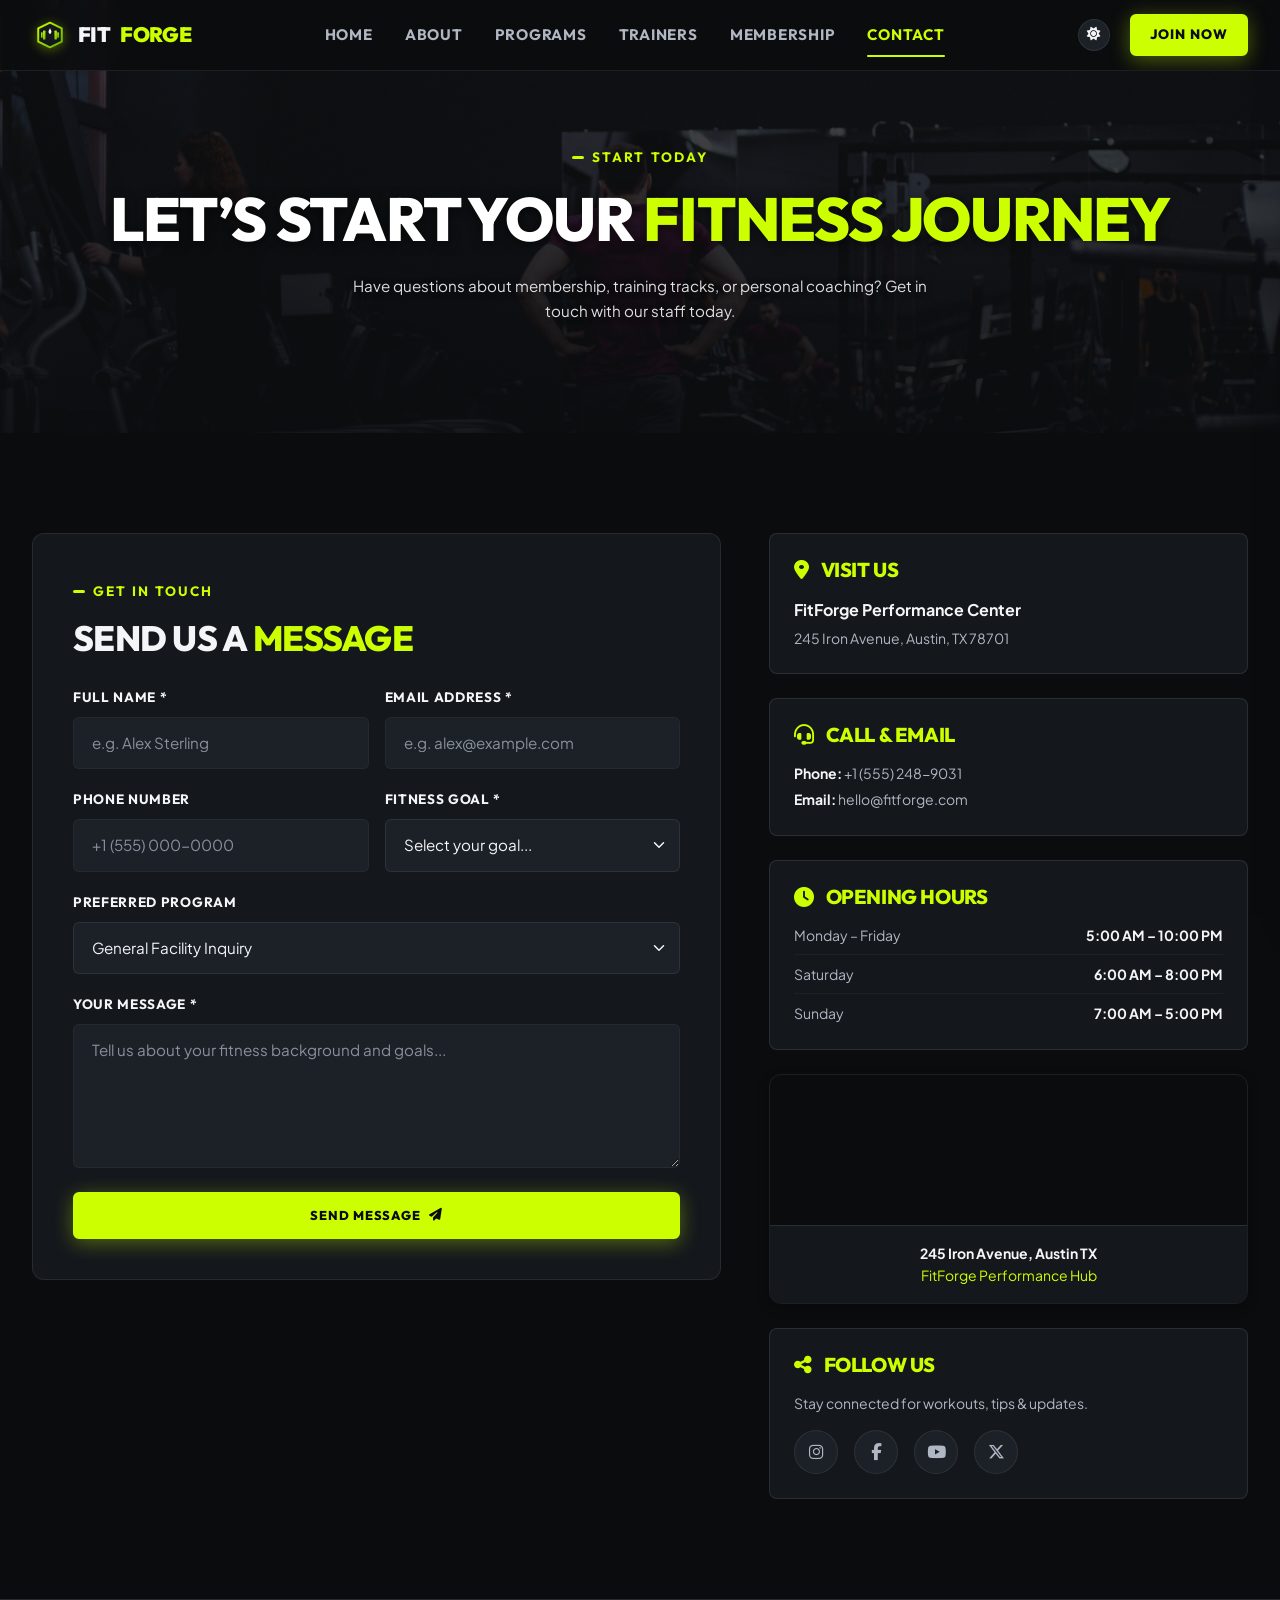
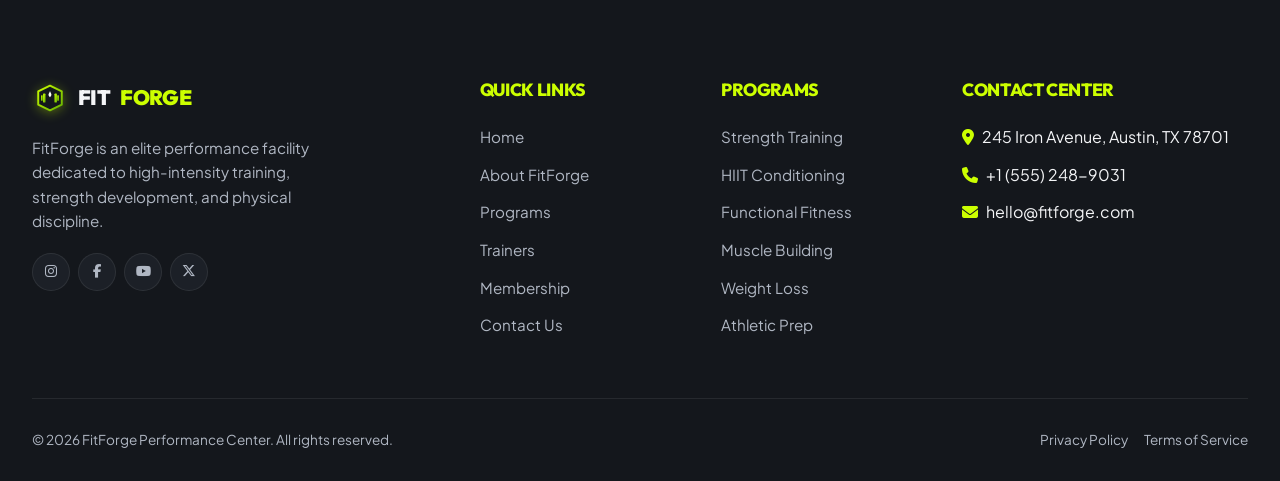
<file: contact.html>
<!DOCTYPE html>
<html lang="en" data-theme="dark" dir="ltr">
<head>
  <meta charset="UTF-8">
  <meta name="viewport" content="width=device-width, initial-scale=1.0">
  <title>Contact Us | FitForge Performance Center</title>
  <meta name="description" content="Get in touch with FitForge Performance Center. Book a facility tour, schedule a consultation with a head coach, or ask questions about membership.">
  
  <!-- Bootstrap 5 CDN -->
  <link href="https://cdn.jsdelivr.net/npm/bootstrap@5.3.2/dist/css/bootstrap.min.css" rel="stylesheet">
  
  <!-- Font Awesome CDN -->
  <link rel="stylesheet" href="https://cdnjs.cloudflare.com/ajax/libs/font-awesome/6.4.2/css/all.min.css">
  
  <!-- Favicon -->
  <link rel="icon" type="image/svg+xml" href="assets/images/favicon.svg">
  
  <!-- Custom Stylesheet -->
  <link rel="stylesheet" href="assets/css/style.css">
</head>
<body>

  <!-- ==========================================
       HEADER & NAVIGATION (CONSISTENT)
       ========================================== -->
  <header class="site-header">
    <div class="container">
      <nav class="navbar navbar-expand-lg navbar-dark p-0">
        <a class="navbar-brand navbar-brand-forge me-auto" href="index.html">
          <span class="brand-logo-icon"><img src="assets/images/logo.svg" alt="FitForge Logo"></span>
          FIT<span>FORGE</span>
        </a>

        <div class="collapse navbar-collapse d-none d-lg-flex justify-content-center">
          <ul class="navbar-nav">
            <li class="nav-item"><a class="nav-link" href="index.html">Home</a></li>
            <li class="nav-item"><a class="nav-link" href="about.html">About</a></li>
            <li class="nav-item"><a class="nav-link" href="programs.html">Programs</a></li>
            <li class="nav-item"><a class="nav-link" href="trainers.html">Trainers</a></li>
            <li class="nav-item"><a class="nav-link" href="membership.html">Membership</a></li>
            <li class="nav-item"><a class="nav-link active" href="contact.html">Contact</a></li>
          </ul>
        </div>

        <div class="header-controls ms-auto">
          <button class="btn-icon-toggle js-theme-toggle" aria-label="Toggle Theme">
            <i class="fas fa-sun"></i>
          </button>
          <a href="membership.html" class="btn-forge btn-forge-primary btn-forge-sm d-none d-sm-inline-flex ms-2">
            Join Now
          </a>
          <button class="navbar-toggler-forge js-drawer-open" aria-label="Open Navigation Drawer">
            <i class="fas fa-bars"></i>
          </button>
        </div>
      </nav>
    </div>
  </header>

  <!-- Mobile Right-Side Navigation Drawer -->
  <div class="mobile-drawer-overlay"></div>
  <div class="mobile-drawer">
    <div>
      <div class="drawer-header">
        <a class="navbar-brand navbar-brand-forge" href="index.html">
          FIT<span>FORGE</span>
        </a>
        <button class="btn-close-drawer js-drawer-close" aria-label="Close Drawer">
          <i class="fas fa-xmark"></i>
        </button>
      </div>

      <nav class="drawer-nav">
        <a class="nav-link" href="index.html">Home</a>
        <a class="nav-link" href="about.html">About</a>
        <a class="nav-link" href="programs.html">Programs</a>
        <a class="nav-link" href="trainers.html">Trainers</a>
        <a class="nav-link" href="membership.html">Membership</a>
        <a class="nav-link active" href="contact.html">Contact</a>
      </nav>
    </div>

    <div class="p-4 pt-2">
      <a href="membership.html" class="btn-forge btn-forge-primary w-100 justify-content-center">Join Now</a>
    </div>
  </div>

  <!-- ==========================================
       INNER HERO
       ========================================== -->
  <section class="inner-hero" style="background-image: url('assets/images/hero_contact.jpg');">
    <div class="hero-overlay"></div>
    <div class="container hero-content">
      <span class="eyebrow-label reveal">START TODAY</span>
      <h1 class="hero-title reveal stagger-1">Let’s Start Your <span class="text-lime">Fitness Journey</span></h1>
      <p class="section-subtitle mx-auto text-center reveal stagger-2">
        Have questions about membership, training tracks, or personal coaching? Get in touch with our staff today.
      </p>
    </div>
  </section>

  <!-- ==========================================
       CONTACT FORM & INFO SECTION
       ========================================== -->
  <section class="section-padding">
    <div class="container">
      <div class="row g-5">
        
        <!-- Form Column (Left: Slides from left) -->
        <div class="col-lg-7 reveal-left">
          <div class="contact-card-box">
            <span class="eyebrow-label">GET IN TOUCH</span>
            <h2 class="section-title mb-4">Send Us A <span class="text-lime">Message</span></h2>
            
            <div id="contactAlertContainer"></div>

            <form id="fitforgeContactForm" class="row g-3">
              <div class="col-md-6 reveal stagger-1">
                <label for="formName" class="form-label text-main">Full Name *</label>
                <input type="text" class="form-control form-control-forge" id="formName" placeholder="e.g. Alex Sterling" required>
              </div>

              <div class="col-md-6 reveal stagger-2">
                <label for="formEmail" class="form-label text-main">Email Address *</label>
                <input type="email" class="form-control form-control-forge" id="formEmail" placeholder="e.g. alex@example.com" required>
              </div>

              <div class="col-md-6 reveal stagger-3">
                <label for="formPhone" class="form-label text-main">Phone Number</label>
                <input type="tel" class="form-control form-control-forge" id="formPhone" placeholder="+1 (555) 000-0000">
              </div>

              <div class="col-md-6 reveal stagger-4">
                <label for="formGoal" class="form-label text-main">Fitness Goal *</label>
                <select class="form-select form-control-forge" id="formGoal" required>
                  <option value="" selected disabled>Select your goal...</option>
                  <option value="Strength">Barbell & Raw Strength</option>
                  <option value="FatLoss">Fat Loss & Conditioning</option>
                  <option value="Muscle">Hypertrophy & Muscle Gain</option>
                  <option value="Athletic">Athletic Performance</option>
                  <option value="Mobility">Mobility & Rehabilitation</option>
                </select>
              </div>

              <div class="col-12 reveal stagger-1">
                <label for="formProgram" class="form-label text-main">Preferred Program</label>
                <select class="form-select form-control-forge" id="formProgram">
                  <option value="General">General Facility Inquiry</option>
                  <option value="Strength">Strength Training</option>
                  <option value="HIIT">HIIT & Metabolic</option>
                  <option value="Personal">1-on-1 Personal Training</option>
                  <option value="Membership">Membership Inquiry</option>
                </select>
              </div>

              <div class="col-12 reveal stagger-2">
                <label for="formMessage" class="form-label text-main">Your Message *</label>
                <textarea class="form-control form-control-forge" id="formMessage" rows="5" placeholder="Tell us about your fitness background and goals..." required></textarea>
              </div>

              <div class="col-12 reveal stagger-3 pt-2">
                <button type="submit" class="btn-forge btn-forge-primary btn-lg w-100">
                  Send Message <i class="fas fa-paper-plane"></i>
                </button>
              </div>
            </form>
          </div>
        </div>

        <!-- Info Column (Right: Slides from right) -->
        <div class="col-lg-5 reveal-right">
          <div class="d-flex flex-column gap-4">
            
            <!-- Contact Cards -->
            <div class="p-4 bg-surface-1 rounded-3 border border-secondary border-opacity-25 reveal stagger-1">
              <h4 class="text-lime fs-5 mb-3"><i class="fas fa-location-dot me-2"></i> Visit Us</h4>
              <p class="fw-bold mb-1">FitForge Performance Center</p>
              <p class="text-muted small mb-0">245 Iron Avenue, Austin, TX 78701</p>
            </div>

            <div class="p-4 bg-surface-1 rounded-3 border border-secondary border-opacity-25 reveal stagger-2">
              <h4 class="text-lime fs-5 mb-3"><i class="fas fa-headset me-2"></i> Call & Email</h4>
              <p class="text-muted small mb-1"><strong class="text-main">Phone:</strong> +1 (555) 248-9031</p>
              <p class="text-muted small mb-0"><strong class="text-main">Email:</strong> hello@fitforge.com</p>
            </div>

            <div class="p-4 bg-surface-1 rounded-3 border border-secondary border-opacity-25 reveal stagger-3">
              <h4 class="text-lime fs-5 mb-3"><i class="fas fa-clock me-2"></i> Opening Hours</h4>
              <div class="d-flex justify-content-between text-muted small mb-2 border-bottom border-secondary border-opacity-10 pb-2">
                <span>Monday – Friday</span>
                <strong class="text-main">5:00 AM – 10:00 PM</strong>
              </div>
              <div class="d-flex justify-content-between text-muted small mb-2 border-bottom border-secondary border-opacity-10 pb-2">
                <span>Saturday</span>
                <strong class="text-main">6:00 AM – 8:00 PM</strong>
              </div>
              <div class="d-flex justify-content-between text-muted small">
                <span>Sunday</span>
                <strong class="text-main">7:00 AM – 5:00 PM</strong>
              </div>
            </div>

            <!-- Real Google Maps Embed -->
            <div class="contact-map-card reveal-scale stagger-4">
              <iframe
                src="https://www.google.com/maps/embed?pb=!1m18!1m12!1m3!1d3446.026898063485!2d-97.74308492427!3d30.267152974731!2m3!1f0!2f0!3f0!3m2!1i1024!2i768!4f13.1!3m3!1m2!1s0x8644b599a0cc032f%3A0x5d9b464bd469d57a!2sAustin%2C%20TX%2078701!5e0!3m2!1sen!2sus!4v1694000000000!5m2!1sen!2sus"
                width="100%"
                height="240"
                style="border:0; display:block;"
                allowfullscreen=""
                loading="lazy"
                referrerpolicy="no-referrer-when-downgrade"
                title="FitForge Location Map">
              </iframe>
              <div class="p-3 bg-surface-1 border-top border-secondary border-opacity-25 text-center">
                <p class="small fw-bold text-main mb-0">245 Iron Avenue, Austin TX</p>
                <p class="small text-lime mb-0">FitForge Performance Hub</p>
              </div>
            </div>

            <!-- Social Media Links -->
            <div class="p-4 bg-surface-1 rounded-3 border border-secondary border-opacity-25 reveal stagger-5">
              <h4 class="text-lime fs-5 mb-3"><i class="fas fa-share-nodes me-2"></i> Follow Us</h4>
              <p class="text-muted small mb-3">Stay connected for workouts, tips & updates.</p>
              <div class="d-flex gap-3 flex-wrap">
                <a href="#" class="contact-social-icon" aria-label="Instagram">
                  <i class="fab fa-instagram"></i>
                </a>
                <a href="#" class="contact-social-icon contact-social-fb" aria-label="Facebook">
                  <i class="fab fa-facebook-f"></i>
                </a>
                <a href="#" class="contact-social-icon contact-social-yt" aria-label="YouTube">
                  <i class="fab fa-youtube"></i>
                </a>
                <a href="#" class="contact-social-icon contact-social-x" aria-label="X Twitter">
                  <i class="fab fa-x-twitter"></i>
                </a>
              </div>
            </div>

          </div>
        </div>

      </div>
    </div>
  </section>

  <!-- ==========================================
       FOOTER (CONSISTENT)
       ========================================== -->
  <footer class="site-footer">
    <div class="container">
      <div class="row g-4 justify-content-between">
        <div class="col-lg-4 col-md-6 footer-brand">
          <a class="navbar-brand navbar-brand-forge mb-3" href="index.html">
            <span class="brand-logo-icon"><img src="assets/images/logo.svg" alt="FitForge Logo"></span>
            FIT<span>FORGE</span>
          </a>
          <p>FitForge is an elite performance facility dedicated to high-intensity training, strength development, and physical discipline.</p>
          <div class="d-flex gap-2 mt-3">
            <a href="#" class="footer-social-link" aria-label="Instagram"><i class="fab fa-instagram"></i></a>
            <a href="#" class="footer-social-link" aria-label="Facebook"><i class="fab fa-facebook-f"></i></a>
            <a href="#" class="footer-social-link" aria-label="YouTube"><i class="fab fa-youtube"></i></a>
            <a href="#" class="footer-social-link" aria-label="X Twitter"><i class="fab fa-x-twitter"></i></a>
          </div>
        </div>

        <div class="col-lg-2 col-md-6 col-6">
          <h4 class="footer-title text-lime">Quick Links</h4>
          <ul class="footer-links">
            <li><a href="index.html">Home</a></li>
            <li><a href="about.html">About FitForge</a></li>
            <li><a href="programs.html">Programs</a></li>
            <li><a href="trainers.html">Trainers</a></li>
            <li><a href="membership.html">Membership</a></li>
            <li><a href="contact.html">Contact Us</a></li>
          </ul>
        </div>

        <div class="col-lg-2 col-md-6 col-6">
          <h4 class="footer-title text-lime">Programs</h4>
          <ul class="footer-links">
            <li><a href="programs.html">Strength Training</a></li>
            <li><a href="programs.html">HIIT Conditioning</a></li>
            <li><a href="programs.html">Functional Fitness</a></li>
            <li><a href="programs.html">Muscle Building</a></li>
            <li><a href="programs.html">Weight Loss</a></li>
            <li><a href="programs.html">Athletic Prep</a></li>
          </ul>
        </div>

        <div class="col-lg-3 col-md-6">
          <h4 class="footer-title text-lime">Contact Center</h4>
          <ul class="footer-links">
            <li class="d-flex gap-2 align-items-center"><i class="fas fa-location-dot text-lime"></i> <span>245 Iron Avenue, Austin, TX 78701</span></li>
            <li class="d-flex gap-2 align-items-center"><i class="fas fa-phone text-lime"></i> <span>+1 (555) 248-9031</span></li>
            <li class="d-flex gap-2 align-items-center"><i class="fas fa-envelope text-lime"></i> <span>hello@fitforge.com</span></li>
          </ul>
        </div>
      </div>

      <div class="footer-bottom">
        <p class="mb-0">&copy; 2026 FitForge Performance Center. All rights reserved.</p>
        <div class="d-flex gap-3">
          <a href="#" class="text-muted">Privacy Policy</a>
          <a href="#" class="text-muted">Terms of Service</a>
        </div>
      </div>
    </div>
  </footer>

  <button class="btn-back-to-top js-back-to-top" aria-label="Back to top">
    <i class="fas fa-arrow-up"></i>
  </button>

  <script src="https://cdn.jsdelivr.net/npm/bootstrap@5.3.2/dist/js/bootstrap.bundle.min.js"></script>
  <script src="assets/js/main.js"></script>
  <script src="assets/js/contact.js"></script>
</body>
</html>
</file>
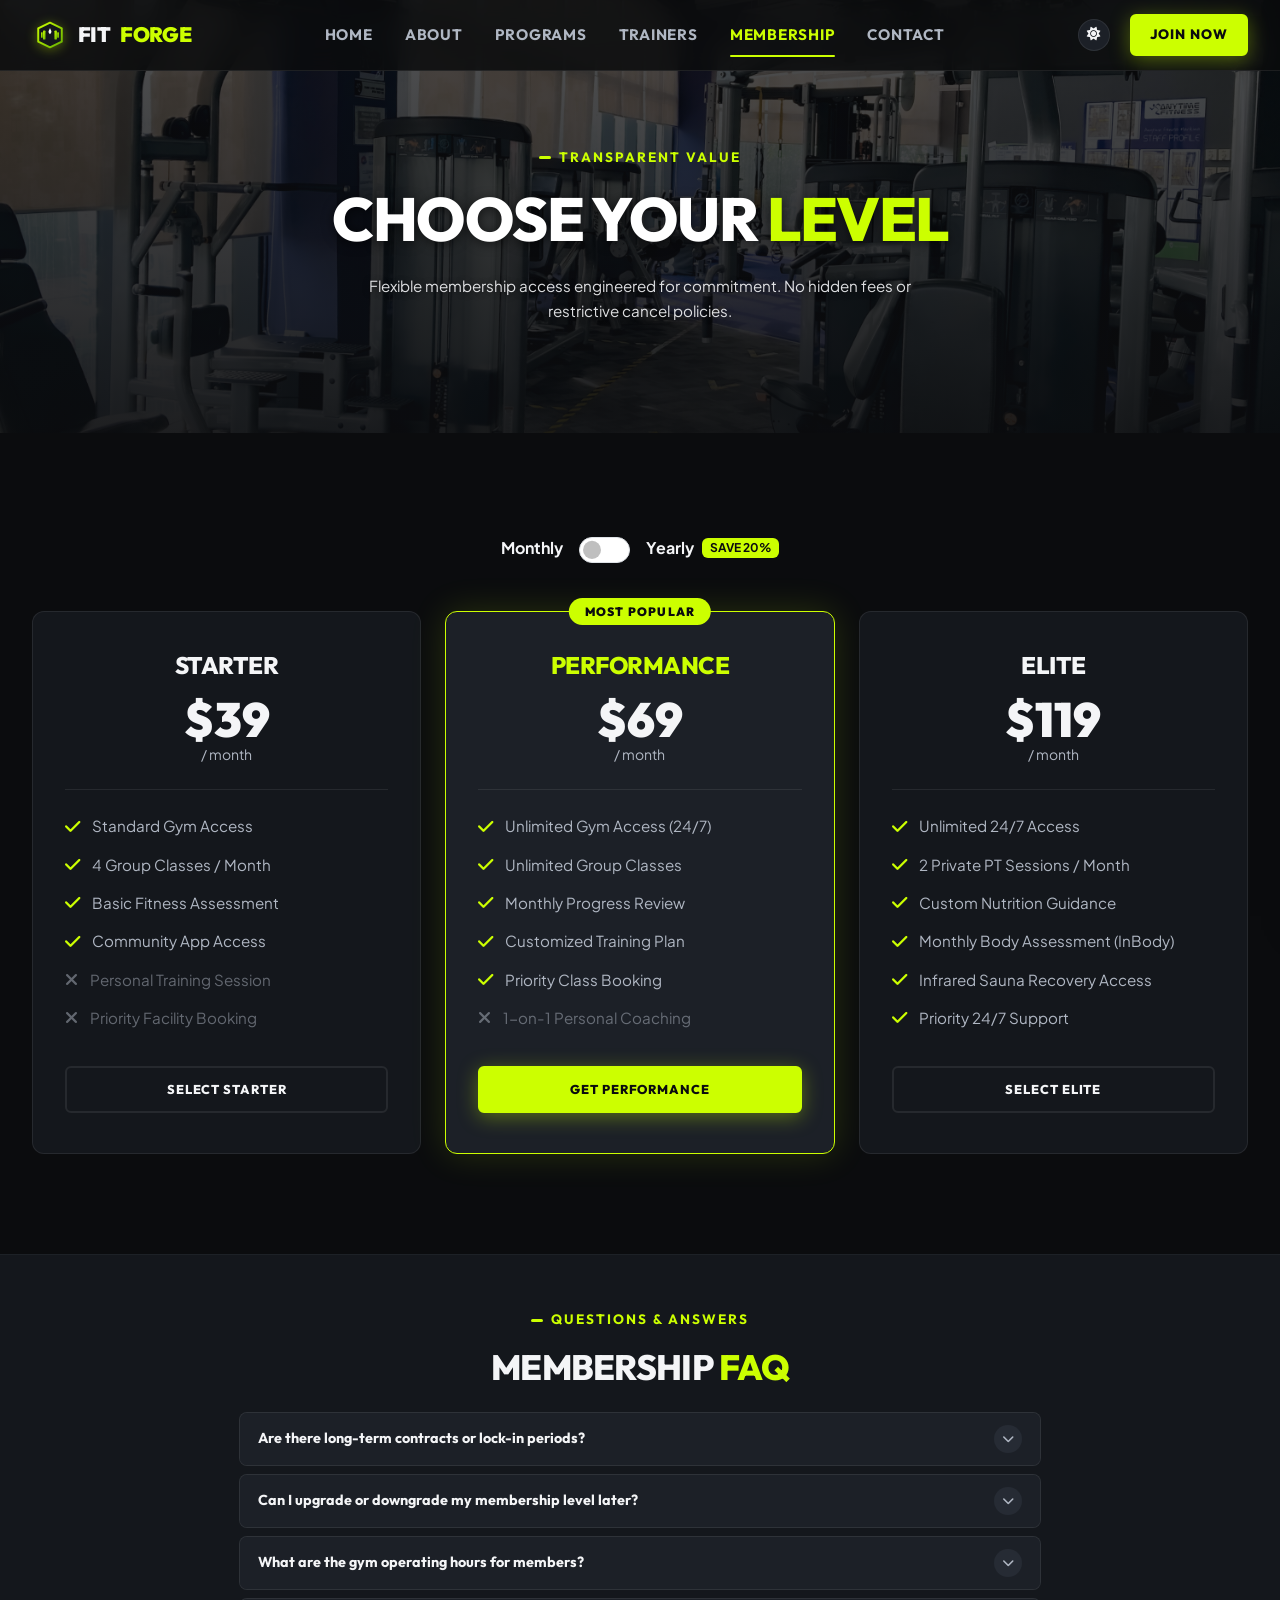
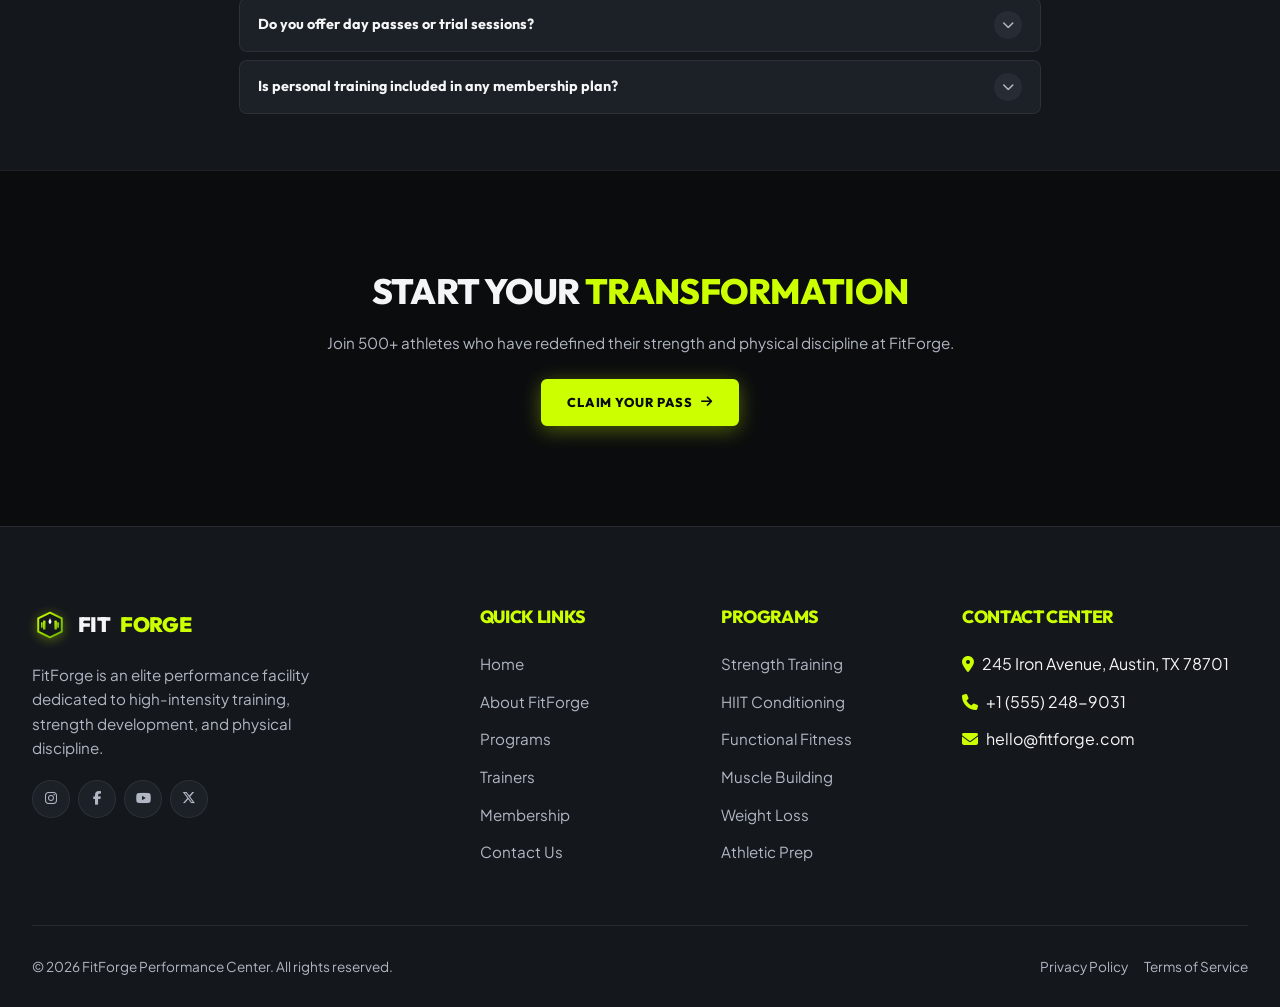
<file: membership.html>
<!DOCTYPE html>
<html lang="en" data-theme="dark" dir="ltr">
<head>
  <meta charset="UTF-8">
  <meta name="viewport" content="width=device-width, initial-scale=1.0">
  <title>Membership Plans | FitForge Performance Center</title>
  <meta name="description" content="Choose your FitForge membership level. Transparent pricing with Starter, Performance, and Elite training tiers. No hidden contracts.">
  
  <!-- Bootstrap 5 CDN -->
  <link href="https://cdn.jsdelivr.net/npm/bootstrap@5.3.2/dist/css/bootstrap.min.css" rel="stylesheet">
  
  <!-- Font Awesome CDN -->
  <link rel="stylesheet" href="https://cdnjs.cloudflare.com/ajax/libs/font-awesome/6.4.2/css/all.min.css">
  
  <!-- Favicon -->
  <link rel="icon" type="image/svg+xml" href="assets/images/favicon.svg">
  
  <!-- Custom Stylesheet -->
  <link rel="stylesheet" href="assets/css/style.css">
</head>
<body>

  <!-- ==========================================
       HEADER & NAVIGATION (CONSISTENT)
       ========================================== -->
  <header class="site-header">
    <div class="container">
      <nav class="navbar navbar-expand-lg navbar-dark p-0">
        <a class="navbar-brand navbar-brand-forge me-auto" href="index.html">
          <span class="brand-logo-icon"><img src="assets/images/logo.svg" alt="FitForge Logo"></span>
          FIT<span>FORGE</span>
        </a>

        <div class="collapse navbar-collapse d-none d-lg-flex justify-content-center">
          <ul class="navbar-nav">
            <li class="nav-item"><a class="nav-link" href="index.html">Home</a></li>
            <li class="nav-item"><a class="nav-link" href="about.html">About</a></li>
            <li class="nav-item"><a class="nav-link" href="programs.html">Programs</a></li>
            <li class="nav-item"><a class="nav-link" href="trainers.html">Trainers</a></li>
            <li class="nav-item"><a class="nav-link active" href="membership.html">Membership</a></li>
            <li class="nav-item"><a class="nav-link" href="contact.html">Contact</a></li>
          </ul>
        </div>

        <div class="header-controls ms-auto">
          <button class="btn-icon-toggle js-theme-toggle" aria-label="Toggle Theme">
            <i class="fas fa-sun"></i>
          </button>
          <a href="membership.html" class="btn-forge btn-forge-primary btn-forge-sm d-none d-sm-inline-flex ms-2">
            Join Now
          </a>
          <button class="navbar-toggler-forge js-drawer-open" aria-label="Open Navigation Drawer">
            <i class="fas fa-bars"></i>
          </button>
        </div>
      </nav>
    </div>
  </header>

  <!-- Mobile Right-Side Navigation Drawer -->
  <div class="mobile-drawer-overlay"></div>
  <div class="mobile-drawer">
    <div>
      <div class="drawer-header">
        <a class="navbar-brand navbar-brand-forge" href="index.html">
          FIT<span>FORGE</span>
        </a>
        <button class="btn-close-drawer js-drawer-close" aria-label="Close Drawer">
          <i class="fas fa-xmark"></i>
        </button>
      </div>

      <nav class="drawer-nav">
        <a class="nav-link" href="index.html">Home</a>
        <a class="nav-link" href="about.html">About</a>
        <a class="nav-link" href="programs.html">Programs</a>
        <a class="nav-link" href="trainers.html">Trainers</a>
        <a class="nav-link active" href="membership.html">Membership</a>
        <a class="nav-link" href="contact.html">Contact</a>
      </nav>
    </div>

    <div class="p-4 pt-2">
      <a href="membership.html" class="btn-forge btn-forge-primary w-100 justify-content-center">Join Now</a>
    </div>
  </div>

  <!-- ==========================================
       INNER HERO
       ========================================== -->
  <section class="inner-hero" style="background-image: url('assets/images/hero_membership.jpg');">
    <div class="hero-overlay"></div>
    <div class="container hero-content">
      <span class="eyebrow-label reveal">TRANSPARENT VALUE</span>
      <h1 class="hero-title reveal stagger-1">Choose Your <span class="text-lime">Level</span></h1>
      <p class="section-subtitle mx-auto text-center reveal stagger-2">
        Flexible membership access engineered for commitment. No hidden fees or restrictive cancel policies.
      </p>
    </div>
  </section>

  <!-- ==========================================
       PRICING SECTION WITH SWITCHER
       ========================================== -->
  <section class="section-padding">
    <div class="container">
      
      <!-- Billing Toggle Switcher -->
      <div class="d-flex align-items-center justify-content-center gap-3 mb-5 reveal">
        <span class="fw-bold text-main">Monthly</span>
        <div class="form-check form-switch m-0">
          <input class="form-check-input" type="checkbox" id="billingToggle" style="width: 3.2em; height: 1.6em; cursor: pointer;">
        </div>
        <span class="fw-bold text-main d-flex align-items-center gap-2">
          Yearly <span class="badge fw-black small text-uppercase" style="background-color: var(--color-primary); color: var(--btn-text-primary);">Save 20%</span>
        </span>
      </div>

      <!-- Pricing Cards Grid -->
      <div class="row g-4 align-items-stretch">
        
        <!-- Starter Plan -->
        <div class="col-lg-4 col-md-6">
          <div class="pricing-card reveal stagger-1">
            <div class="pricing-header text-center">
              <h3 class="pricing-name">STARTER</h3>
              <div class="pricing-price" id="priceStarter">$39</div>
              <p class="text-muted small mb-0 js-billing-period">/ month</p>
            </div>
            <ul class="pricing-features">
              <li><i class="fas fa-check"></i> Standard Gym Access</li>
              <li><i class="fas fa-check"></i> 4 Group Classes / Month</li>
              <li><i class="fas fa-check"></i> Basic Fitness Assessment</li>
              <li><i class="fas fa-check"></i> Community App Access</li>
              <li class="text-muted opacity-50"><i class="fas fa-xmark text-muted"></i> Personal Training Session</li>
              <li class="text-muted opacity-50"><i class="fas fa-xmark text-muted"></i> Priority Facility Booking</li>
            </ul>
            <a href="contact.html?plan=Starter" class="btn-forge btn-forge-outline w-100">Select Starter</a>
          </div>
        </div>

        <!-- Performance Plan (Featured) -->
        <div class="col-lg-4 col-md-6">
          <div class="pricing-card featured reveal stagger-2">
            <span class="popular-tag">MOST POPULAR</span>
            <div class="pricing-header text-center">
              <h3 class="pricing-name text-lime">PERFORMANCE</h3>
              <div class="pricing-price" id="pricePerformance">$69</div>
              <p class="text-muted small mb-0 js-billing-period">/ month</p>
            </div>
            <ul class="pricing-features">
              <li><i class="fas fa-check text-lime"></i> Unlimited Gym Access (24/7)</li>
              <li><i class="fas fa-check text-lime"></i> Unlimited Group Classes</li>
              <li><i class="fas fa-check text-lime"></i> Monthly Progress Review</li>
              <li><i class="fas fa-check text-lime"></i> Customized Training Plan</li>
              <li><i class="fas fa-check text-lime"></i> Priority Class Booking</li>
              <li class="text-muted opacity-50"><i class="fas fa-xmark text-muted"></i> 1-on-1 Personal Coaching</li>
            </ul>
            <a href="contact.html?plan=Performance" class="btn-forge btn-forge-primary w-100">Get Performance</a>
          </div>
        </div>

        <!-- Elite Plan -->
        <div class="col-lg-4 col-md-6 offset-md-3 offset-lg-0">
          <div class="pricing-card reveal stagger-3">
            <div class="pricing-header text-center">
              <h3 class="pricing-name">ELITE</h3>
              <div class="pricing-price" id="priceElite">$119</div>
              <p class="text-muted small mb-0 js-billing-period">/ month</p>
            </div>
            <ul class="pricing-features">
              <li><i class="fas fa-check"></i> Unlimited 24/7 Access</li>
              <li><i class="fas fa-check"></i> 2 Private PT Sessions / Month</li>
              <li><i class="fas fa-check"></i> Custom Nutrition Guidance</li>
              <li><i class="fas fa-check"></i> Monthly Body Assessment (InBody)</li>
              <li><i class="fas fa-check"></i> Infrared Sauna Recovery Access</li>
              <li><i class="fas fa-check"></i> Priority 24/7 Support</li>
            </ul>
            <a href="contact.html?plan=Elite" class="btn-forge btn-forge-outline w-100">Select Elite</a>
          </div>
        </div>

      </div>
    </div>
  </section>

  <!-- ==========================================
       SECTION: FAQ ACCORDION
       ========================================== -->
  <section class="py-5 bg-surface-1 border-top border-bottom border-secondary border-opacity-10">
    <div class="container">
      <div class="text-center mb-4 reveal">
        <span class="eyebrow-label">QUESTIONS &amp; ANSWERS</span>
        <h2 class="section-title">Membership <span class="text-lime">FAQ</span></h2>
      </div>

      <div class="row justify-content-center">
        <div class="col-lg-8">
          <div class="accordion accordion-flush" id="membershipFaqAccordion">

            <!-- FAQ 1 -->
            <div class="accordion-item bg-surface-2 border border-secondary border-opacity-25 rounded-3 mb-2 overflow-hidden reveal">
              <h2 class="accordion-header" id="headingOne">
                <button class="accordion-button bg-surface-2 text-main fw-bold collapsed" type="button" data-bs-toggle="collapse" data-bs-target="#collapseOne" aria-expanded="false" aria-controls="collapseOne">
                  <span class="faq-question">Are there long-term contracts or lock-in periods?</span>
                  <span class="faq-arrow"><i class="fas fa-chevron-down"></i></span>
                </button>
              </h2>
              <div id="collapseOne" class="accordion-collapse collapse" aria-labelledby="headingOne" data-bs-parent="#membershipFaqAccordion">
                <div class="accordion-body text-muted small">
                  No long-term contracts required for monthly plans. You can pause or cancel your recurring membership with a 14-day notice prior to your next billing cycle.
                </div>
              </div>
            </div>

            <!-- FAQ 2 -->
            <div class="accordion-item bg-surface-2 border border-secondary border-opacity-25 rounded-3 mb-2 overflow-hidden reveal stagger-1">
              <h2 class="accordion-header" id="headingTwo">
                <button class="accordion-button bg-surface-2 text-main fw-bold collapsed" type="button" data-bs-toggle="collapse" data-bs-target="#collapseTwo" aria-expanded="false" aria-controls="collapseTwo">
                  <span class="faq-question">Can I upgrade or downgrade my membership level later?</span>
                  <span class="faq-arrow"><i class="fas fa-chevron-down"></i></span>
                </button>
              </h2>
              <div id="collapseTwo" class="accordion-collapse collapse" aria-labelledby="headingTwo" data-bs-parent="#membershipFaqAccordion">
                <div class="accordion-body text-muted small">
                  Yes, you can upgrade from Starter to Performance or Elite at any time directly through your FitForge member dashboard. Pro-rated adjustments will be calculated automatically.
                </div>
              </div>
            </div>

            <!-- FAQ 3 -->
            <div class="accordion-item bg-surface-2 border border-secondary border-opacity-25 rounded-3 mb-2 overflow-hidden reveal stagger-2">
              <h2 class="accordion-header" id="headingThree">
                <button class="accordion-button bg-surface-2 text-main fw-bold collapsed" type="button" data-bs-toggle="collapse" data-bs-target="#collapseThree" aria-expanded="false" aria-controls="collapseThree">
                  <span class="faq-question">What are the gym operating hours for members?</span>
                  <span class="faq-arrow"><i class="fas fa-chevron-down"></i></span>
                </button>
              </h2>
              <div id="collapseThree" class="accordion-collapse collapse" aria-labelledby="headingThree" data-bs-parent="#membershipFaqAccordion">
                <div class="accordion-body text-muted small">
                  Performance and Elite members enjoy 24/7 keycard access. Standard operating staff hours are 5:00 AM – 10:00 PM Monday to Friday, and 6:00 AM – 8:00 PM on weekends.
                </div>
              </div>
            </div>

            <!-- FAQ 4 -->
            <div class="accordion-item bg-surface-2 border border-secondary border-opacity-25 rounded-3 mb-2 overflow-hidden reveal stagger-3">
              <h2 class="accordion-header" id="headingFour">
                <button class="accordion-button bg-surface-2 text-main fw-bold collapsed" type="button" data-bs-toggle="collapse" data-bs-target="#collapseFour" aria-expanded="false" aria-controls="collapseFour">
                  <span class="faq-question">Do you offer day passes or trial sessions?</span>
                  <span class="faq-arrow"><i class="fas fa-chevron-down"></i></span>
                </button>
              </h2>
              <div id="collapseFour" class="accordion-collapse collapse" aria-labelledby="headingFour" data-bs-parent="#membershipFaqAccordion">
                <div class="accordion-body text-muted small">
                  Yes! We offer a 1-day guest pass for local residents. Visit our Contact page to schedule a guided facility tour and introductory workout.
                </div>
              </div>
            </div>

            <!-- FAQ 5 -->
            <div class="accordion-item bg-surface-2 border border-secondary border-opacity-25 rounded-3 mb-2 overflow-hidden reveal stagger-4">
              <h2 class="accordion-header" id="headingFive">
                <button class="accordion-button bg-surface-2 text-main fw-bold collapsed" type="button" data-bs-toggle="collapse" data-bs-target="#collapseFive" aria-expanded="false" aria-controls="collapseFive">
                  <span class="faq-question">Is personal training included in any membership plan?</span>
                  <span class="faq-arrow"><i class="fas fa-chevron-down"></i></span>
                </button>
              </h2>
              <div id="collapseFive" class="accordion-collapse collapse" aria-labelledby="headingFive" data-bs-parent="#membershipFaqAccordion">
                <div class="accordion-body text-muted small">
                  The Elite plan includes 4 personal training sessions per month. Starter and Performance members can add individual sessions at a discounted member rate.
                </div>
              </div>
            </div>

          </div>
        </div>
      </div>
    </div>
  </section>

  <!-- ==========================================
       SECTION: FINAL CTA
       ========================================== -->
  <section class="section-padding text-center">
    <div class="container">
      <div class="max-w-700 mx-auto reveal-scale">
        <h2 class="section-title">Start Your <span class="text-lime">Transformation</span></h2>
        <p class="section-subtitle mx-auto mb-4">
          Join 500+ athletes who have redefined their strength and physical discipline at FitForge.
        </p>
        <a href="contact.html" class="btn-forge btn-forge-primary btn-lg">
          Claim Your Pass <i class="fas fa-arrow-right"></i>
        </a>
      </div>
    </div>
  </section>

  <!-- ==========================================
       FOOTER (CONSISTENT)
       ========================================== -->
  <footer class="site-footer">
    <div class="container">
      <div class="row g-4 justify-content-between">
        <div class="col-lg-4 col-md-6 footer-brand">
          <a class="navbar-brand navbar-brand-forge mb-3" href="index.html">
            <span class="brand-logo-icon"><img src="assets/images/logo.svg" alt="FitForge Logo"></span>
            FIT<span>FORGE</span>
          </a>
          <p>FitForge is an elite performance facility dedicated to high-intensity training, strength development, and physical discipline.</p>
          <div class="d-flex gap-2 mt-3">
            <a href="#" class="footer-social-link" aria-label="Instagram"><i class="fab fa-instagram"></i></a>
            <a href="#" class="footer-social-link" aria-label="Facebook"><i class="fab fa-facebook-f"></i></a>
            <a href="#" class="footer-social-link" aria-label="YouTube"><i class="fab fa-youtube"></i></a>
            <a href="#" class="footer-social-link" aria-label="X Twitter"><i class="fab fa-x-twitter"></i></a>
          </div>
        </div>

        <div class="col-lg-2 col-md-6 col-6">
          <h4 class="footer-title text-lime">Quick Links</h4>
          <ul class="footer-links">
            <li><a href="index.html">Home</a></li>
            <li><a href="about.html">About FitForge</a></li>
            <li><a href="programs.html">Programs</a></li>
            <li><a href="trainers.html">Trainers</a></li>
            <li><a href="membership.html">Membership</a></li>
            <li><a href="contact.html">Contact Us</a></li>
          </ul>
        </div>

        <div class="col-lg-2 col-md-6 col-6">
          <h4 class="footer-title text-lime">Programs</h4>
          <ul class="footer-links">
            <li><a href="programs.html">Strength Training</a></li>
            <li><a href="programs.html">HIIT Conditioning</a></li>
            <li><a href="programs.html">Functional Fitness</a></li>
            <li><a href="programs.html">Muscle Building</a></li>
            <li><a href="programs.html">Weight Loss</a></li>
            <li><a href="programs.html">Athletic Prep</a></li>
          </ul>
        </div>

        <div class="col-lg-3 col-md-6">
          <h4 class="footer-title text-lime">Contact Center</h4>
          <ul class="footer-links">
            <li class="d-flex gap-2 align-items-center"><i class="fas fa-location-dot text-lime"></i> <span>245 Iron Avenue, Austin, TX 78701</span></li>
            <li class="d-flex gap-2 align-items-center"><i class="fas fa-phone text-lime"></i> <span>+1 (555) 248-9031</span></li>
            <li class="d-flex gap-2 align-items-center"><i class="fas fa-envelope text-lime"></i> <span>hello@fitforge.com</span></li>
          </ul>
        </div>
      </div>

      <div class="footer-bottom">
        <p class="mb-0">&copy; 2026 FitForge Performance Center. All rights reserved.</p>
        <div class="d-flex gap-3">
          <a href="#" class="text-muted">Privacy Policy</a>
          <a href="#" class="text-muted">Terms of Service</a>
        </div>
      </div>
    </div>
  </footer>

  <button class="btn-back-to-top js-back-to-top" aria-label="Back to top">
    <i class="fas fa-arrow-up"></i>
  </button>

  <script src="https://cdn.jsdelivr.net/npm/bootstrap@5.3.2/dist/js/bootstrap.bundle.min.js"></script>
  <script src="assets/js/main.js"></script>
  <script src="assets/js/membership.js"></script>
</body>
</html>
</file>
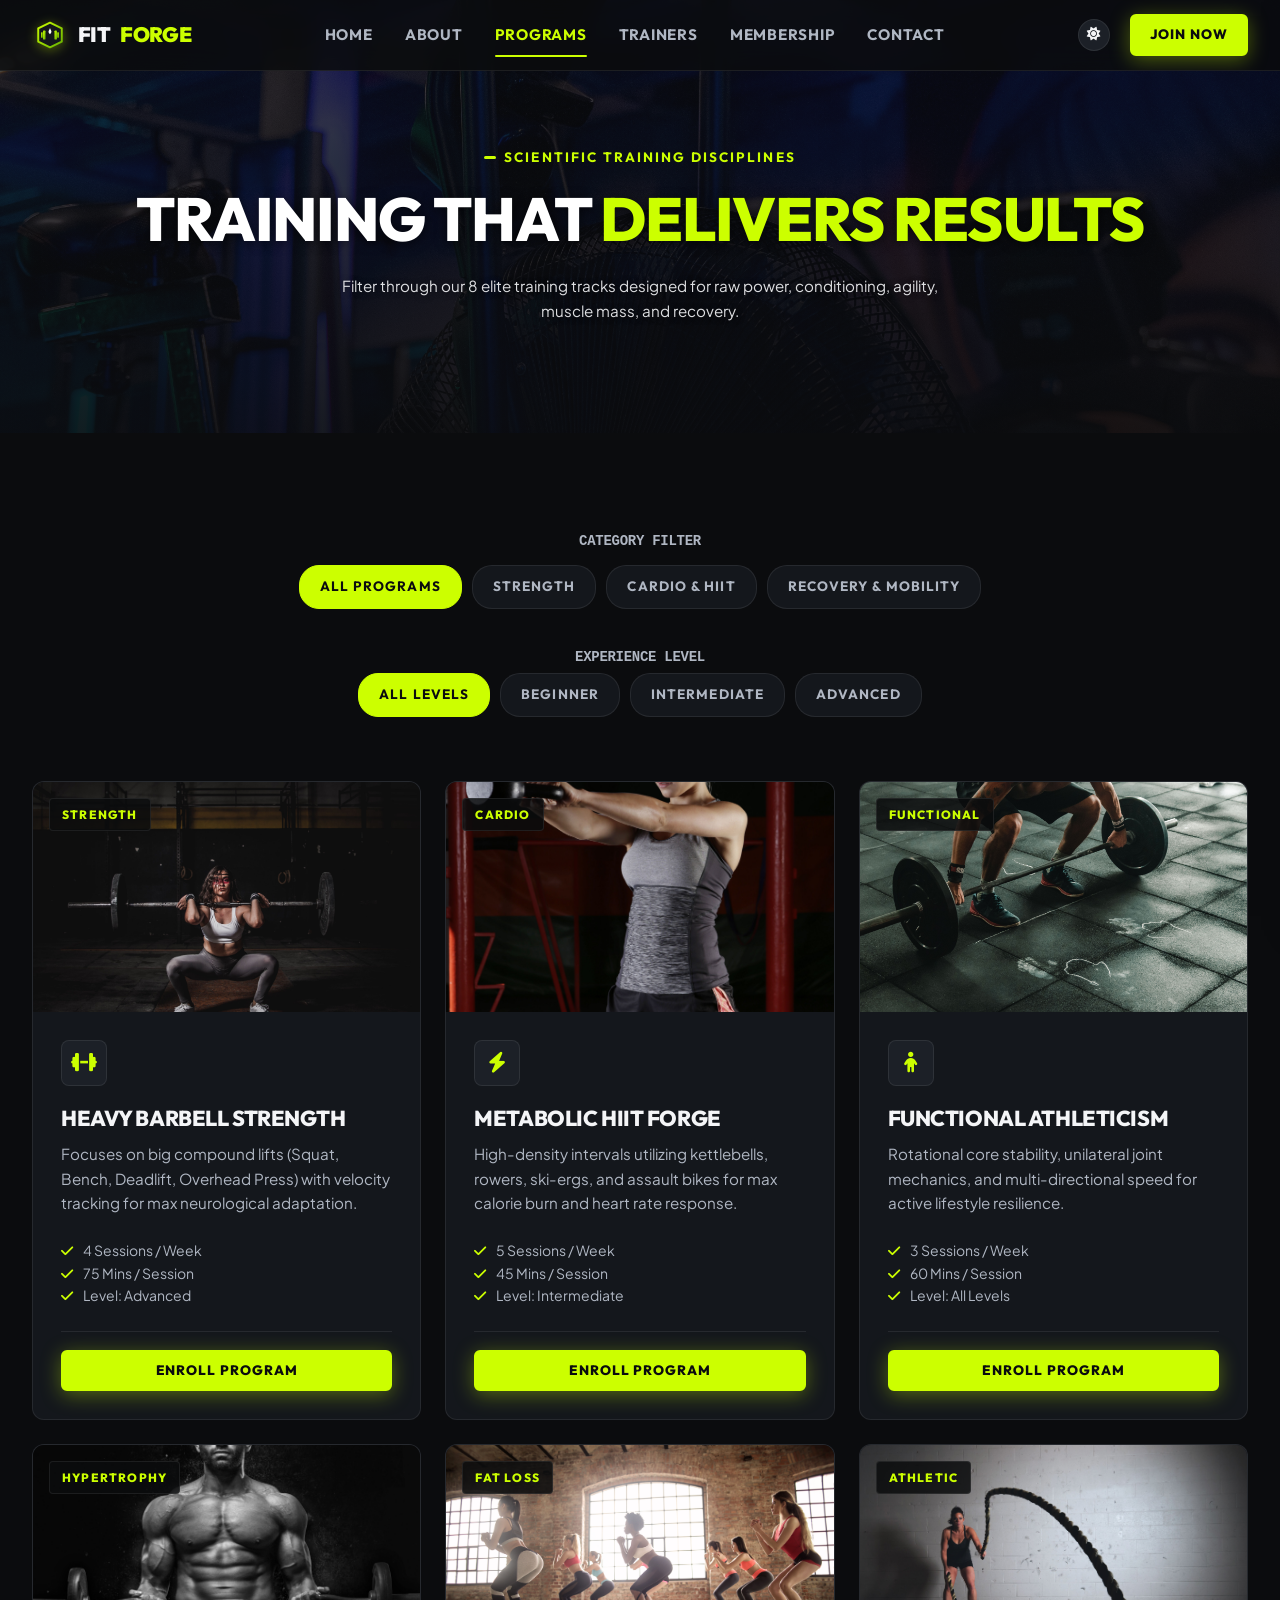
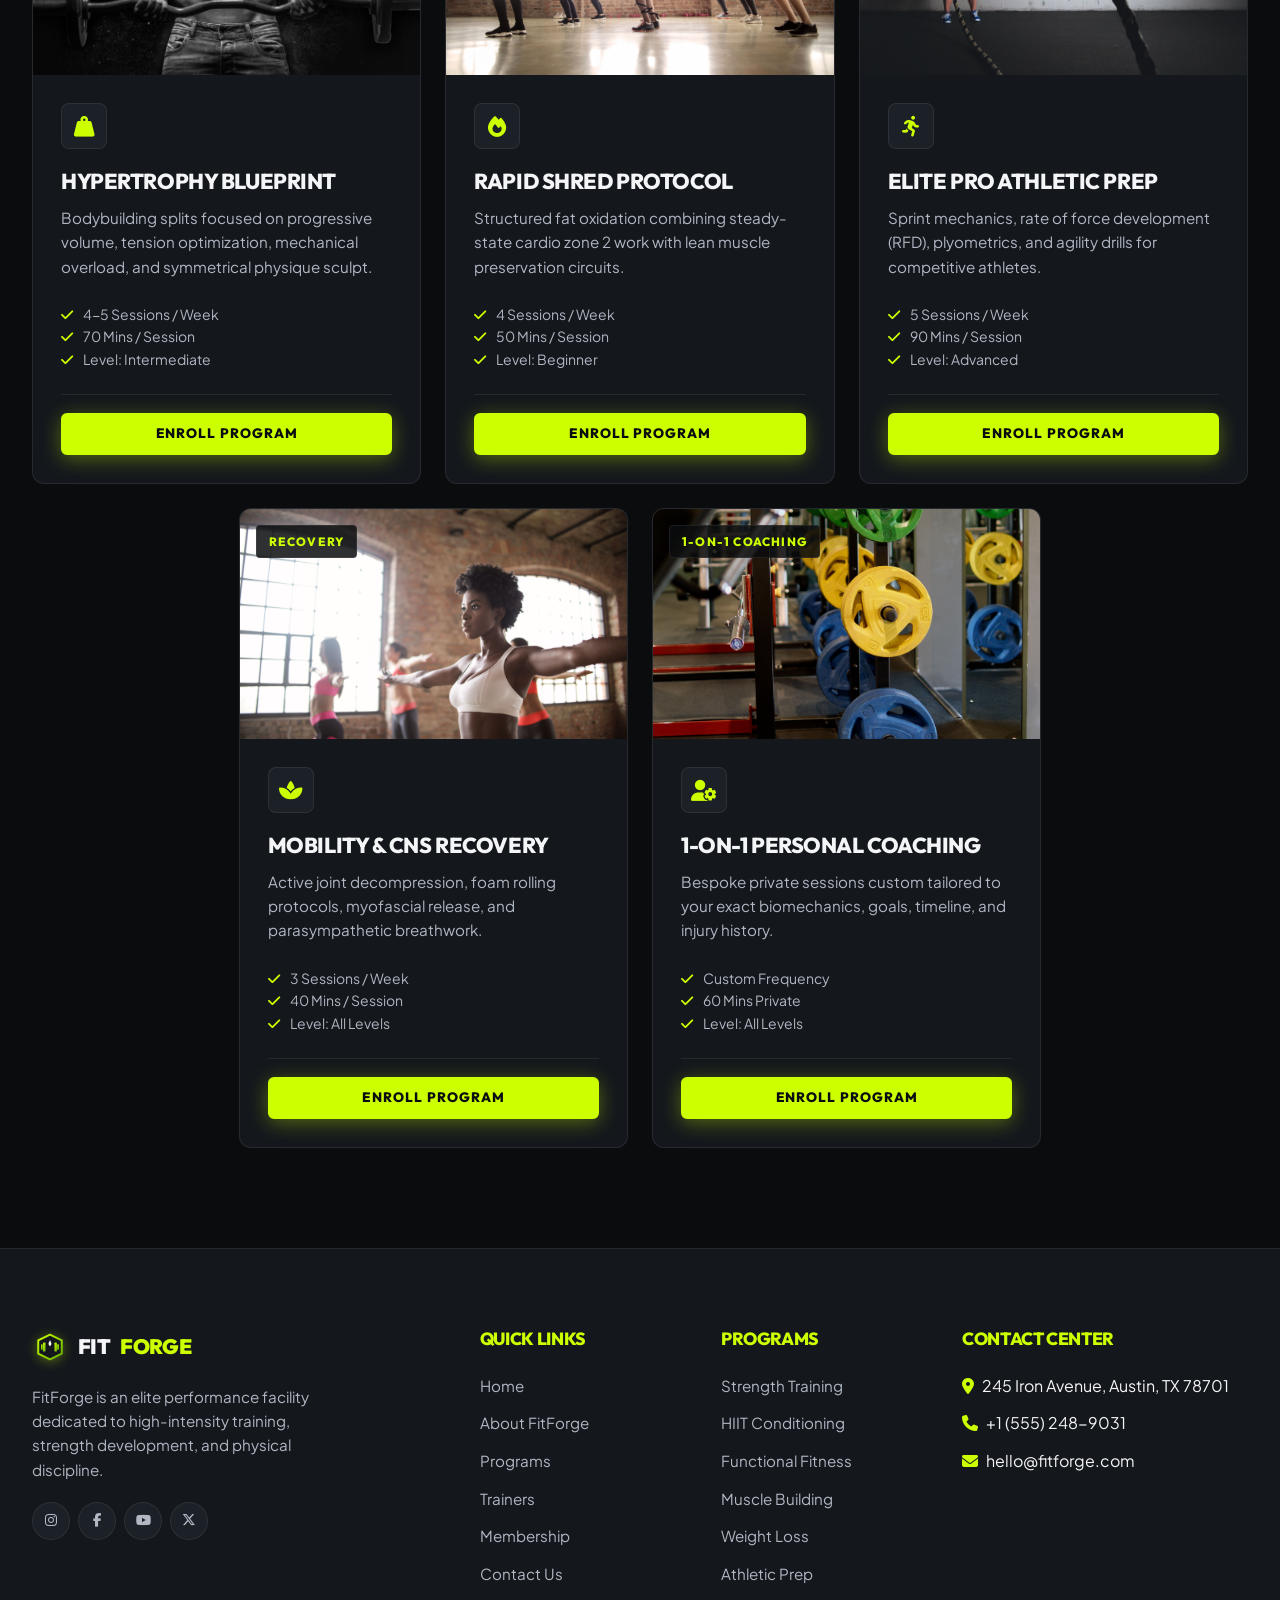
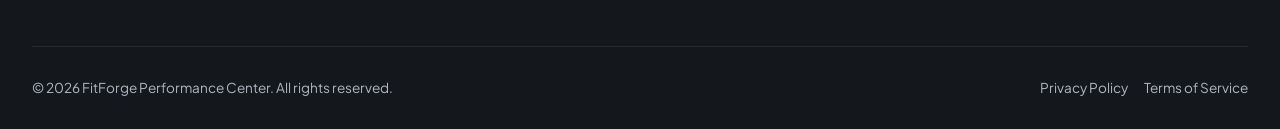
<file: programs.html>
<!DOCTYPE html>
<html lang="en" data-theme="dark" dir="ltr">
<head>
  <meta charset="UTF-8">
  <meta name="viewport" content="width=device-width, initial-scale=1.0">
  <title>Training Programs | FitForge Performance Center</title>
  <meta name="description" content="Explore FitForge's 8 comprehensive fitness disciplines: Strength Training, HIIT, Muscle Building, Athletic Performance, Mobility & Personal Coaching.">
  
  <!-- Bootstrap 5 CDN -->
  <link href="https://cdn.jsdelivr.net/npm/bootstrap@5.3.2/dist/css/bootstrap.min.css" rel="stylesheet">
  
  <!-- Font Awesome CDN -->
  <link rel="stylesheet" href="https://cdnjs.cloudflare.com/ajax/libs/font-awesome/6.4.2/css/all.min.css">
  
  <!-- Favicon -->
  <link rel="icon" type="image/svg+xml" href="assets/images/favicon.svg">
  
  <!-- Custom Stylesheet -->
  <link rel="stylesheet" href="assets/css/style.css">
</head>
<body>

  <!-- ==========================================
       HEADER & NAVIGATION (CONSISTENT)
       ========================================== -->
  <header class="site-header">
    <div class="container">
      <nav class="navbar navbar-expand-lg navbar-dark p-0">
        <!-- Logo -->
        <a class="navbar-brand navbar-brand-forge me-auto" href="index.html">
          <span class="brand-logo-icon"><img src="assets/images/logo.svg" alt="FitForge Logo"></span>
          FIT<span>FORGE</span>
        </a>

        <!-- Desktop Navigation -->
        <div class="collapse navbar-collapse d-none d-lg-flex justify-content-center">
          <ul class="navbar-nav">
            <li class="nav-item"><a class="nav-link" href="index.html">Home</a></li>
            <li class="nav-item"><a class="nav-link" href="about.html">About</a></li>
            <li class="nav-item"><a class="nav-link active" href="programs.html">Programs</a></li>
            <li class="nav-item"><a class="nav-link" href="trainers.html">Trainers</a></li>
            <li class="nav-item"><a class="nav-link" href="membership.html">Membership</a></li>
            <li class="nav-item"><a class="nav-link" href="contact.html">Contact</a></li>
          </ul>
        </div>

        <!-- Right Side Controls -->
        <div class="header-controls ms-auto">
          <button class="btn-icon-toggle js-theme-toggle" aria-label="Toggle Theme">
            <i class="fas fa-sun"></i>
          </button>
          <a href="membership.html" class="btn-forge btn-forge-primary btn-forge-sm d-none d-sm-inline-flex ms-2">
            Join Now
          </a>
          <button class="navbar-toggler-forge js-drawer-open" aria-label="Open Navigation Drawer">
            <i class="fas fa-bars"></i>
          </button>
        </div>
      </nav>
    </div>
  </header>

  <!-- Mobile Right-Side Navigation Drawer -->
  <div class="mobile-drawer-overlay"></div>
  <div class="mobile-drawer">
    <div>
      <div class="drawer-header">
        <a class="navbar-brand navbar-brand-forge" href="index.html">
          FIT<span>FORGE</span>
        </a>
        <button class="btn-close-drawer js-drawer-close" aria-label="Close Drawer">
          <i class="fas fa-xmark"></i>
        </button>
      </div>

      <nav class="drawer-nav">
        <a class="nav-link" href="index.html">Home</a>
        <a class="nav-link" href="about.html">About</a>
        <a class="nav-link active" href="programs.html">Programs</a>
        <a class="nav-link" href="trainers.html">Trainers</a>
        <a class="nav-link" href="membership.html">Membership</a>
        <a class="nav-link" href="contact.html">Contact</a>
      </nav>
    </div>

    <div class="p-4 pt-2">
      <a href="membership.html" class="btn-forge btn-forge-primary w-100 justify-content-center">Join Now</a>
    </div>
  </div>

  <!-- ==========================================
       INNER HERO
       ========================================== -->
  <section class="inner-hero" style="background-image: url('assets/images/hero_programs.jpg');">
    <div class="hero-overlay"></div>
    <div class="container hero-content">
      <span class="eyebrow-label reveal">SCIENTIFIC TRAINING DISCIPLINES</span>
      <h1 class="hero-title reveal stagger-1">Training That <span class="text-lime">Delivers Results</span></h1>
      <p class="section-subtitle mx-auto text-center reveal stagger-2">
        Filter through our 8 elite training tracks designed for raw power, conditioning, agility, muscle mass, and recovery.
      </p>
    </div>
  </section>

  <!-- ==========================================
       PROGRAMS FILTER & LIST
       ========================================== -->
  <section class="section-padding">
    <div class="container">
      
      <!-- Interactive Filter Controls -->
      <div class="text-center mb-4 reveal">
        <h5 class="text-muted small text-uppercase font-monospace mb-3">Category Filter</h5>
        <div class="filter-btn-group">
          <button class="btn-filter js-program-category-filter active" data-filter="all">All Programs</button>
          <button class="btn-filter js-program-category-filter" data-filter="strength">Strength</button>
          <button class="btn-filter js-program-category-filter" data-filter="cardio">Cardio & HIIT</button>
          <button class="btn-filter js-program-category-filter" data-filter="recovery">Recovery & Mobility</button>
        </div>

        <h5 class="text-muted small text-uppercase font-monospace mt-3 mb-2">Experience Level</h5>
        <div class="filter-btn-group">
          <button class="btn-filter js-program-level-filter active" data-level="all">All Levels</button>
          <button class="btn-filter js-program-level-filter" data-level="beginner">Beginner</button>
          <button class="btn-filter js-program-level-filter" data-level="intermediate">Intermediate</button>
          <button class="btn-filter js-program-level-filter" data-level="advanced">Advanced</button>
        </div>
      </div>

      <!-- Programs Grid -->
      <div class="row g-4 mt-2 justify-content-lg-center" id="programsGrid">
        
        <!-- Program 1: Strength Training -->
        <div class="col-lg-4 col-md-6 js-program-item" data-category="strength" data-level="advanced">
          <div class="program-card">
            <div class="program-img-wrapper">
              <span class="program-badge">Strength</span>
              <img src="assets/images/prog_strength.jpg" alt="Strength Training" loading="lazy">
            </div>
            <div class="program-body">
              <div class="program-icon"><i class="fas fa-dumbbell"></i></div>
              <h3 class="program-title">Heavy Barbell Strength</h3>
              <p class="program-desc">Focuses on big compound lifts (Squat, Bench, Deadlift, Overhead Press) with velocity tracking for max neurological adaptation.</p>
              <ul class="list-unstyled text-muted small mb-4">
                <li><i class="fas fa-check text-lime me-2"></i> 4 Sessions / Week</li>
                <li><i class="fas fa-check text-lime me-2"></i> 75 Mins / Session</li>
                <li><i class="fas fa-check text-lime me-2"></i> Level: Advanced</li>
              </ul>
              <div class="program-meta">
                <a href="contact.html?program=Strength" class="btn-forge btn-forge-primary btn-forge-sm w-100">Enroll Program</a>
              </div>
            </div>
          </div>
        </div>

        <!-- Program 2: HIIT & Conditioning -->
        <div class="col-lg-4 col-md-6 js-program-item" data-category="cardio" data-level="intermediate">
          <div class="program-card">
            <div class="program-img-wrapper">
              <span class="program-badge">Cardio</span>
              <img src="assets/images/prog_hiit.jpg" alt="HIIT Training" loading="lazy">
            </div>
            <div class="program-body">
              <div class="program-icon"><i class="fas fa-bolt"></i></div>
              <h3 class="program-title">Metabolic HIIT Forge</h3>
              <p class="program-desc">High-density intervals utilizing kettlebells, rowers, ski-ergs, and assault bikes for max calorie burn and heart rate response.</p>
              <ul class="list-unstyled text-muted small mb-4">
                <li><i class="fas fa-check text-lime me-2"></i> 5 Sessions / Week</li>
                <li><i class="fas fa-check text-lime me-2"></i> 45 Mins / Session</li>
                <li><i class="fas fa-check text-lime me-2"></i> Level: Intermediate</li>
              </ul>
              <div class="program-meta">
                <a href="contact.html?program=HIIT" class="btn-forge btn-forge-primary btn-forge-sm w-100">Enroll Program</a>
              </div>
            </div>
          </div>
        </div>

        <!-- Program 3: Functional Training -->
        <div class="col-lg-4 col-md-6 js-program-item" data-category="recovery" data-level="beginner">
          <div class="program-card">
            <div class="program-img-wrapper">
              <span class="program-badge">Functional</span>
              <img src="assets/images/prog_functional.jpg" alt="Functional Training" loading="lazy">
            </div>
            <div class="program-body">
              <div class="program-icon"><i class="fas fa-child"></i></div>
              <h3 class="program-title">Functional Athleticism</h3>
              <p class="program-desc">Rotational core stability, unilateral joint mechanics, and multi-directional speed for active lifestyle resilience.</p>
              <ul class="list-unstyled text-muted small mb-4">
                <li><i class="fas fa-check text-lime me-2"></i> 3 Sessions / Week</li>
                <li><i class="fas fa-check text-lime me-2"></i> 60 Mins / Session</li>
                <li><i class="fas fa-check text-lime me-2"></i> Level: All Levels</li>
              </ul>
              <div class="program-meta">
                <a href="contact.html?program=Functional" class="btn-forge btn-forge-primary btn-forge-sm w-100">Enroll Program</a>
              </div>
            </div>
          </div>
        </div>

        <!-- Program 4: Muscle Building -->
        <div class="col-lg-4 col-md-6 js-program-item" data-category="strength" data-level="intermediate">
          <div class="program-card">
            <div class="program-img-wrapper">
              <span class="program-badge">Hypertrophy</span>
              <img src="assets/images/prog_muscle.jpg" alt="Muscle Building" loading="lazy">
            </div>
            <div class="program-body">
              <div class="program-icon"><i class="fas fa-weight-hanging"></i></div>
              <h3 class="program-title">Hypertrophy Blueprint</h3>
              <p class="program-desc">Bodybuilding splits focused on progressive volume, tension optimization, mechanical overload, and symmetrical physique sculpt.</p>
              <ul class="list-unstyled text-muted small mb-4">
                <li><i class="fas fa-check text-lime me-2"></i> 4-5 Sessions / Week</li>
                <li><i class="fas fa-check text-lime me-2"></i> 70 Mins / Session</li>
                <li><i class="fas fa-check text-lime me-2"></i> Level: Intermediate</li>
              </ul>
              <div class="program-meta">
                <a href="contact.html?program=Hypertrophy" class="btn-forge btn-forge-primary btn-forge-sm w-100">Enroll Program</a>
              </div>
            </div>
          </div>
        </div>

        <!-- Program 5: Fat Loss -->
        <div class="col-lg-4 col-md-6 js-program-item" data-category="cardio" data-level="beginner">
          <div class="program-card">
            <div class="program-img-wrapper">
              <span class="program-badge">Fat Loss</span>
              <img src="assets/images/prog_fatloss.jpg" alt="Fat Loss" loading="lazy">
            </div>
            <div class="program-body">
              <div class="program-icon"><i class="fas fa-fire"></i></div>
              <h3 class="program-title">Rapid Shred Protocol</h3>
              <p class="program-desc">Structured fat oxidation combining steady-state cardio zone 2 work with lean muscle preservation circuits.</p>
              <ul class="list-unstyled text-muted small mb-4">
                <li><i class="fas fa-check text-lime me-2"></i> 4 Sessions / Week</li>
                <li><i class="fas fa-check text-lime me-2"></i> 50 Mins / Session</li>
                <li><i class="fas fa-check text-lime me-2"></i> Level: Beginner</li>
              </ul>
              <div class="program-meta">
                <a href="contact.html?program=Shred" class="btn-forge btn-forge-primary btn-forge-sm w-100">Enroll Program</a>
              </div>
            </div>
          </div>
        </div>

        <!-- Program 6: Athletic Performance -->
        <div class="col-lg-4 col-md-6 js-program-item" data-category="strength" data-level="advanced">
          <div class="program-card">
            <div class="program-img-wrapper">
              <span class="program-badge">Athletic</span>
              <img src="assets/images/prog_athletic.jpg" alt="Athletic Performance" loading="lazy">
            </div>
            <div class="program-body">
              <div class="program-icon"><i class="fas fa-running"></i></div>
              <h3 class="program-title">Elite Pro Athletic Prep</h3>
              <p class="program-desc">Sprint mechanics, rate of force development (RFD), plyometrics, and agility drills for competitive athletes.</p>
              <ul class="list-unstyled text-muted small mb-4">
                <li><i class="fas fa-check text-lime me-2"></i> 5 Sessions / Week</li>
                <li><i class="fas fa-check text-lime me-2"></i> 90 Mins / Session</li>
                <li><i class="fas fa-check text-lime me-2"></i> Level: Advanced</li>
              </ul>
              <div class="program-meta">
                <a href="contact.html?program=Athletic" class="btn-forge btn-forge-primary btn-forge-sm w-100">Enroll Program</a>
              </div>
            </div>
          </div>
        </div>

        <!-- Program 7: Mobility & Recovery -->
        <div class="col-lg-4 col-md-6 js-program-item" data-category="recovery" data-level="beginner">
          <div class="program-card">
            <div class="program-img-wrapper">
              <span class="program-badge">Recovery</span>
              <img src="assets/images/prog_mobility.jpg" alt="Mobility & Recovery" loading="lazy">
            </div>
            <div class="program-body">
              <div class="program-icon"><i class="fas fa-spa"></i></div>
              <h3 class="program-title">Mobility & CNS Recovery</h3>
              <p class="program-desc">Active joint decompression, foam rolling protocols, myofascial release, and parasympathetic breathwork.</p>
              <ul class="list-unstyled text-muted small mb-4">
                <li><i class="fas fa-check text-lime me-2"></i> 3 Sessions / Week</li>
                <li><i class="fas fa-check text-lime me-2"></i> 40 Mins / Session</li>
                <li><i class="fas fa-check text-lime me-2"></i> Level: All Levels</li>
              </ul>
              <div class="program-meta">
                <a href="contact.html?program=Recovery" class="btn-forge btn-forge-primary btn-forge-sm w-100">Enroll Program</a>
              </div>
            </div>
          </div>
        </div>

        <!-- Program 8: Personal Training -->
        <div class="col-lg-4 col-md-6 js-program-item" data-category="strength" data-level="intermediate">
          <div class="program-card">
            <div class="program-img-wrapper">
              <span class="program-badge">1-on-1 Coaching</span>
              <img src="assets/images/prog_pt.jpg" alt="Personal Training" loading="lazy">
            </div>
            <div class="program-body">
              <div class="program-icon"><i class="fas fa-user-gear"></i></div>
              <h3 class="program-title">1-on-1 Personal Coaching</h3>
              <p class="program-desc">Bespoke private sessions custom tailored to your exact biomechanics, goals, timeline, and injury history.</p>
              <ul class="list-unstyled text-muted small mb-4">
                <li><i class="fas fa-check text-lime me-2"></i> Custom Frequency</li>
                <li><i class="fas fa-check text-lime me-2"></i> 60 Mins Private</li>
                <li><i class="fas fa-check text-lime me-2"></i> Level: All Levels</li>
              </ul>
              <div class="program-meta">
                <a href="contact.html?program=Personal" class="btn-forge btn-forge-primary btn-forge-sm w-100">Enroll Program</a>
              </div>
            </div>
          </div>
        </div>

      </div>
    </div>
  </section>

  <!-- ==========================================
       FOOTER (CONSISTENT)
       ========================================== -->
  <footer class="site-footer">
    <div class="container">
      <div class="row g-4 justify-content-between">
        <div class="col-lg-4 col-md-6 footer-brand">
          <a class="navbar-brand navbar-brand-forge mb-3" href="index.html">
            <span class="brand-logo-icon"><img src="assets/images/logo.svg" alt="FitForge Logo"></span>
            FIT<span>FORGE</span>
          </a>
          <p>FitForge is an elite performance facility dedicated to high-intensity training, strength development, and physical discipline.</p>
          <div class="d-flex gap-2 mt-3">
            <a href="#" class="footer-social-link" aria-label="Instagram"><i class="fab fa-instagram"></i></a>
            <a href="#" class="footer-social-link" aria-label="Facebook"><i class="fab fa-facebook-f"></i></a>
            <a href="#" class="footer-social-link" aria-label="YouTube"><i class="fab fa-youtube"></i></a>
            <a href="#" class="footer-social-link" aria-label="X Twitter"><i class="fab fa-x-twitter"></i></a>
          </div>
        </div>

        <div class="col-lg-2 col-md-6 col-6">
          <h4 class="footer-title text-lime">Quick Links</h4>
          <ul class="footer-links">
            <li><a href="index.html">Home</a></li>
            <li><a href="about.html">About FitForge</a></li>
            <li><a href="programs.html">Programs</a></li>
            <li><a href="trainers.html">Trainers</a></li>
            <li><a href="membership.html">Membership</a></li>
            <li><a href="contact.html">Contact Us</a></li>
          </ul>
        </div>

        <div class="col-lg-2 col-md-6 col-6">
          <h4 class="footer-title text-lime">Programs</h4>
          <ul class="footer-links">
            <li><a href="programs.html">Strength Training</a></li>
            <li><a href="programs.html">HIIT Conditioning</a></li>
            <li><a href="programs.html">Functional Fitness</a></li>
            <li><a href="programs.html">Muscle Building</a></li>
            <li><a href="programs.html">Weight Loss</a></li>
            <li><a href="programs.html">Athletic Prep</a></li>
          </ul>
        </div>

        <div class="col-lg-3 col-md-6">
          <h4 class="footer-title text-lime">Contact Center</h4>
          <ul class="footer-links">
            <li class="d-flex gap-2 align-items-center"><i class="fas fa-location-dot text-lime"></i> <span>245 Iron Avenue, Austin, TX 78701</span></li>
            <li class="d-flex gap-2 align-items-center"><i class="fas fa-phone text-lime"></i> <span>+1 (555) 248-9031</span></li>
            <li class="d-flex gap-2 align-items-center"><i class="fas fa-envelope text-lime"></i> <span>hello@fitforge.com</span></li>
          </ul>
        </div>
      </div>

      <div class="footer-bottom">
        <p class="mb-0">&copy; 2026 FitForge Performance Center. All rights reserved.</p>
        <div class="d-flex gap-3">
          <a href="#" class="text-muted">Privacy Policy</a>
          <a href="#" class="text-muted">Terms of Service</a>
        </div>
      </div>
    </div>
  </footer>

  <button class="btn-back-to-top js-back-to-top" aria-label="Back to top">
    <i class="fas fa-arrow-up"></i>
  </button>

  <script src="https://cdn.jsdelivr.net/npm/bootstrap@5.3.2/dist/js/bootstrap.bundle.min.js"></script>
  <script src="assets/js/main.js"></script>
  <script src="assets/js/programs.js"></script>
</body>
</html>
</file>
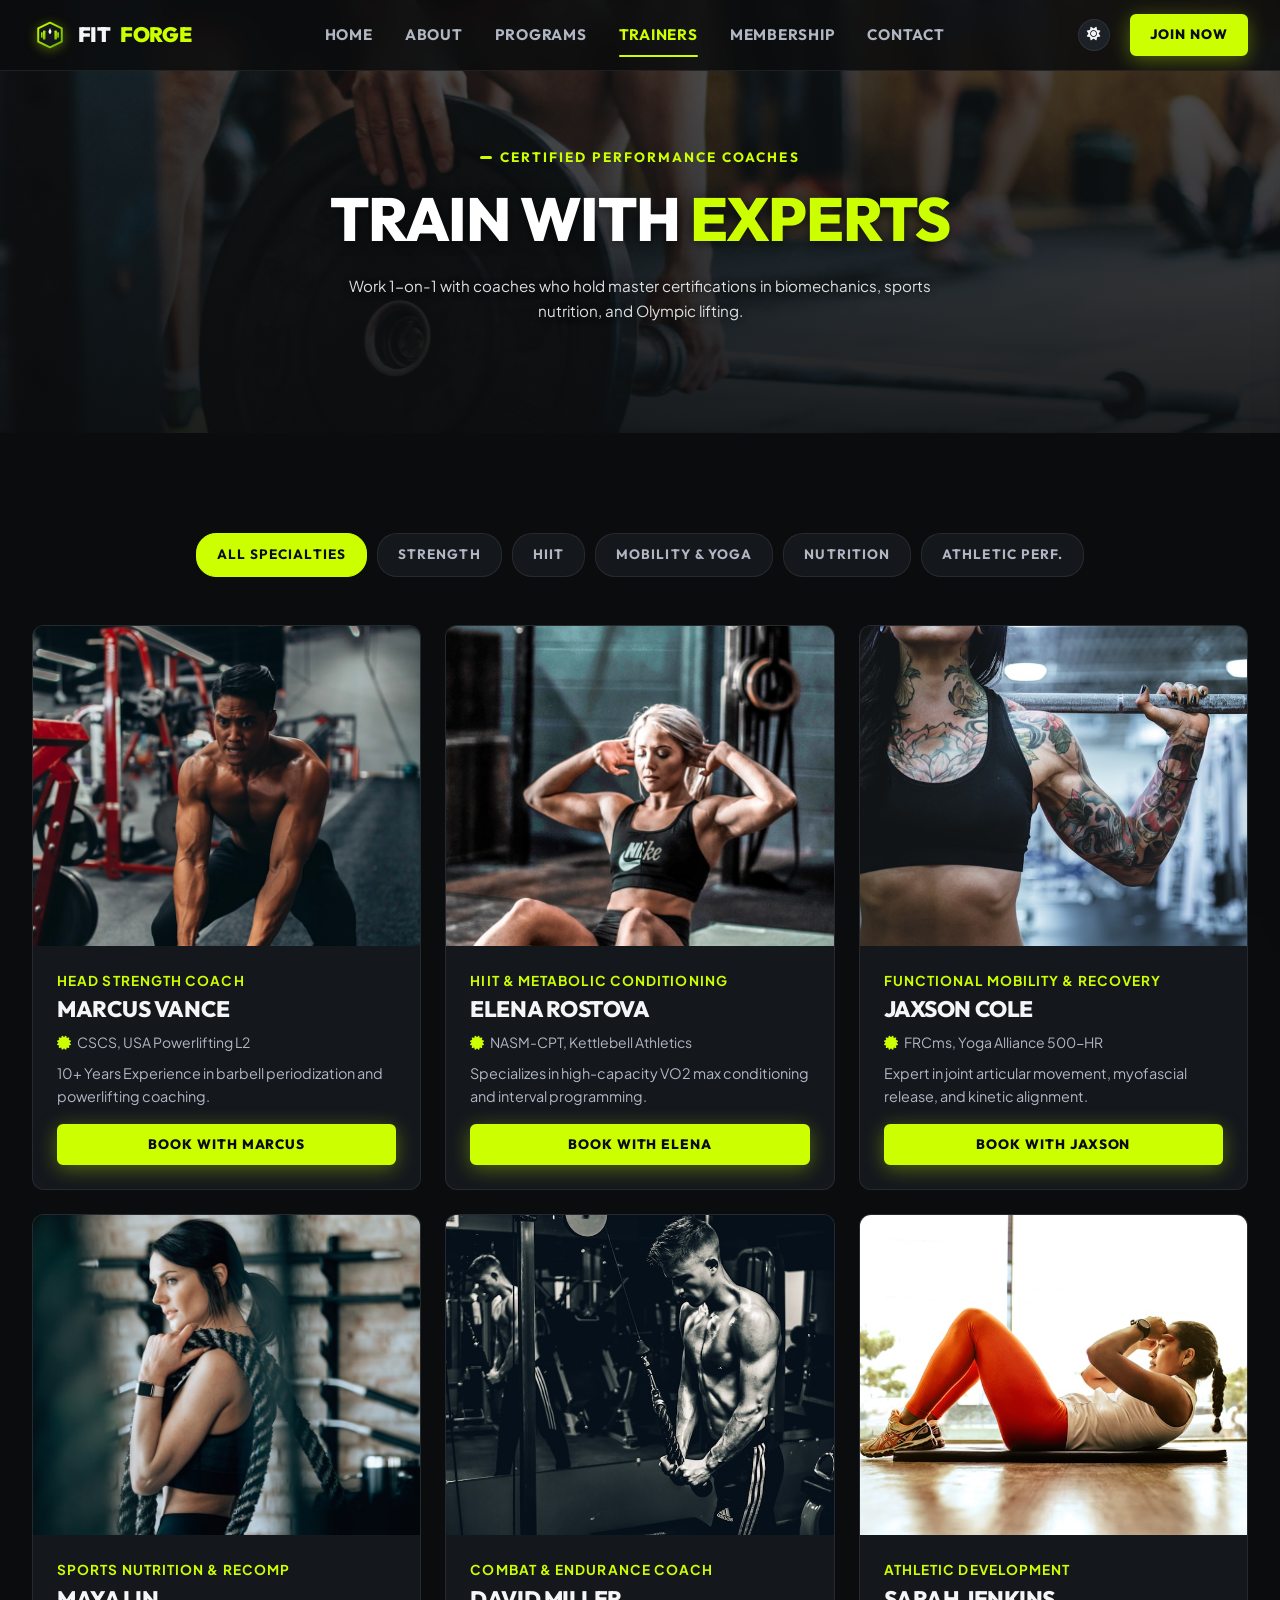
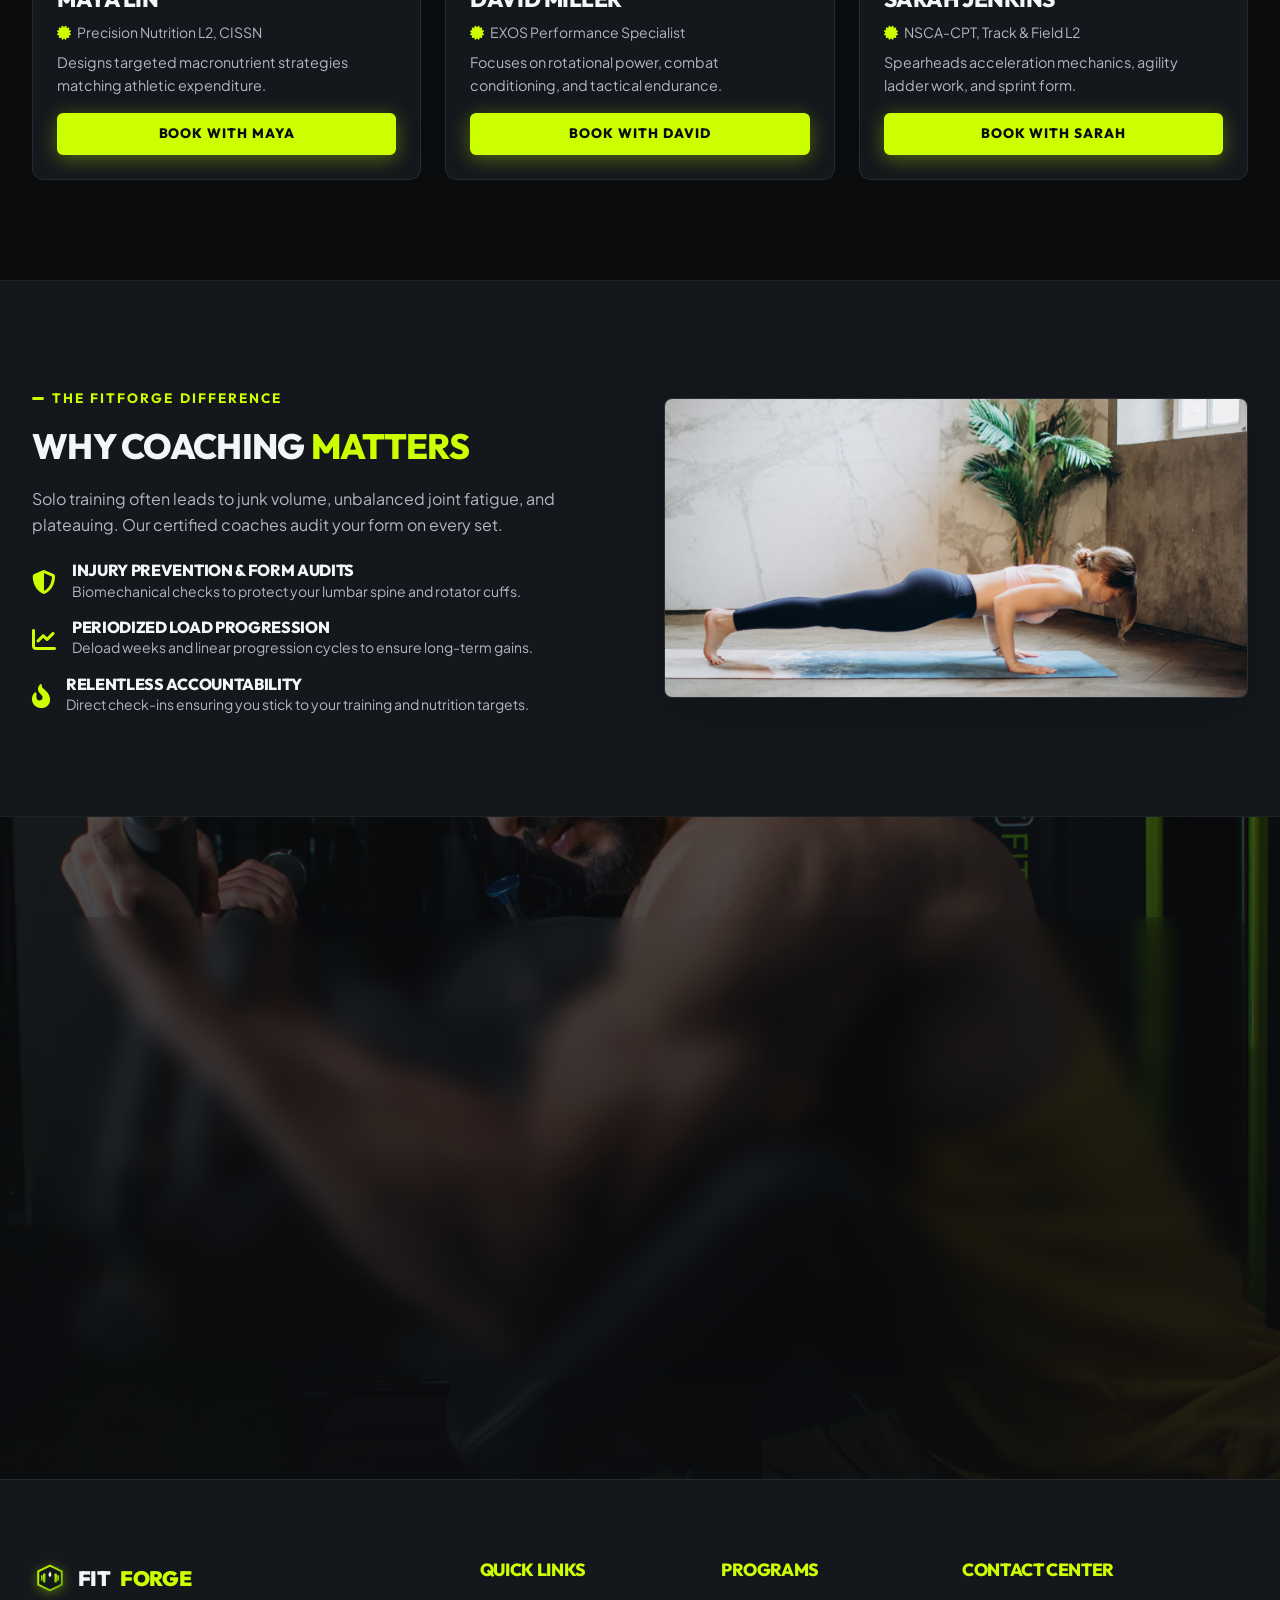
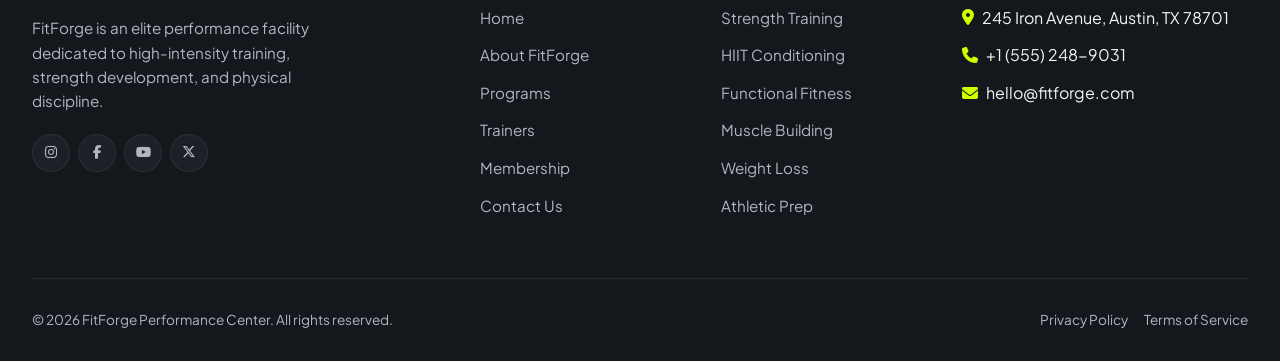
<file: trainers.html>
<!DOCTYPE html>
<html lang="en" data-theme="dark" dir="ltr">
<head>
  <meta charset="UTF-8">
  <meta name="viewport" content="width=device-width, initial-scale=1.0">
  <title>Our Trainers | FitForge Performance Center</title>
  <meta name="description" content="Meet FitForge's elite coaching staff. Certified strength specialists, HIIT trainers, mobility experts, and nutrition coaches.">
  
  <!-- Bootstrap 5 CDN -->
  <link href="https://cdn.jsdelivr.net/npm/bootstrap@5.3.2/dist/css/bootstrap.min.css" rel="stylesheet">
  
  <!-- Font Awesome CDN -->
  <link rel="stylesheet" href="https://cdnjs.cloudflare.com/ajax/libs/font-awesome/6.4.2/css/all.min.css">
  
  <!-- Favicon -->
  <link rel="icon" type="image/svg+xml" href="assets/images/favicon.svg">
  
  <!-- Custom Stylesheet -->
  <link rel="stylesheet" href="assets/css/style.css">
</head>
<body>

  <!-- ==========================================
       HEADER & NAVIGATION (CONSISTENT)
       ========================================== -->
  <header class="site-header">
    <div class="container">
      <nav class="navbar navbar-expand-lg navbar-dark p-0">
        <a class="navbar-brand navbar-brand-forge me-auto" href="index.html">
          <span class="brand-logo-icon"><img src="assets/images/logo.svg" alt="FitForge Logo"></span>
          FIT<span>FORGE</span>
        </a>

        <div class="collapse navbar-collapse d-none d-lg-flex justify-content-center">
          <ul class="navbar-nav">
            <li class="nav-item"><a class="nav-link" href="index.html">Home</a></li>
            <li class="nav-item"><a class="nav-link" href="about.html">About</a></li>
            <li class="nav-item"><a class="nav-link" href="programs.html">Programs</a></li>
            <li class="nav-item"><a class="nav-link active" href="trainers.html">Trainers</a></li>
            <li class="nav-item"><a class="nav-link" href="membership.html">Membership</a></li>
            <li class="nav-item"><a class="nav-link" href="contact.html">Contact</a></li>
          </ul>
        </div>

        <div class="header-controls ms-auto">
          <button class="btn-icon-toggle js-theme-toggle" aria-label="Toggle Theme">
            <i class="fas fa-sun"></i>
          </button>
          <a href="membership.html" class="btn-forge btn-forge-primary btn-forge-sm d-none d-sm-inline-flex ms-2">
            Join Now
          </a>
          <button class="navbar-toggler-forge js-drawer-open" aria-label="Open Navigation Drawer">
            <i class="fas fa-bars"></i>
          </button>
        </div>
      </nav>
    </div>
  </header>

  <!-- Mobile Right-Side Navigation Drawer -->
  <div class="mobile-drawer-overlay"></div>
  <div class="mobile-drawer">
    <div>
      <div class="drawer-header">
        <a class="navbar-brand navbar-brand-forge" href="index.html">
          FIT<span>FORGE</span>
        </a>
        <button class="btn-close-drawer js-drawer-close" aria-label="Close Drawer">
          <i class="fas fa-xmark"></i>
        </button>
      </div>

      <nav class="drawer-nav">
        <a class="nav-link" href="index.html">Home</a>
        <a class="nav-link" href="about.html">About</a>
        <a class="nav-link" href="programs.html">Programs</a>
        <a class="nav-link active" href="trainers.html">Trainers</a>
        <a class="nav-link" href="membership.html">Membership</a>
        <a class="nav-link" href="contact.html">Contact</a>
      </nav>
    </div>

    <div class="p-4 pt-2">
      <a href="membership.html" class="btn-forge btn-forge-primary w-100 justify-content-center">Join Now</a>
    </div>
  </div>

  <!-- ==========================================
       INNER HERO
       ========================================== -->
  <section class="inner-hero" style="background-image: url('assets/images/hero_trainers.jpg');">
    <div class="hero-overlay"></div>
    <div class="container hero-content">
      <span class="eyebrow-label reveal">CERTIFIED PERFORMANCE COACHES</span>
      <h1 class="hero-title reveal stagger-1">Train With <span class="text-lime">Experts</span></h1>
      <p class="section-subtitle mx-auto text-center reveal stagger-2">
        Work 1-on-1 with coaches who hold master certifications in biomechanics, sports nutrition, and Olympic lifting.
      </p>
    </div>
  </section>

  <!-- ==========================================
       TRAINERS GRID & FILTER
       ========================================== -->
  <section class="section-padding">
    <div class="container">
      
      <!-- Trainer Category Filter -->
      <div class="text-center mb-5 reveal">
        <div class="filter-btn-group">
          <button class="btn-filter js-trainer-filter active" data-filter="all">All Specialties</button>
          <button class="btn-filter js-trainer-filter" data-filter="strength">Strength</button>
          <button class="btn-filter js-trainer-filter" data-filter="hiit">HIIT</button>
          <button class="btn-filter js-trainer-filter" data-filter="yoga">Mobility & Yoga</button>
          <button class="btn-filter js-trainer-filter" data-filter="nutrition">Nutrition</button>
          <button class="btn-filter js-trainer-filter" data-filter="athletic">Athletic Perf.</button>
        </div>
      </div>

      <!-- Trainers Grid -->
      <div class="row g-4" id="trainersGrid">
        
        <!-- Trainer 1 -->
        <div class="col-lg-4 col-md-6 js-trainer-item" data-category="strength">
          <div class="trainer-card">
            <div class="trainer-img-wrapper">
              <img src="assets/images/trainer_marcus.jpg" alt="Marcus Vance" loading="lazy">
              <div class="trainer-socials">
                <a href="#" class="trainer-social-link"><i class="fab fa-instagram"></i></a>
                <a href="#" class="trainer-social-link"><i class="fab fa-twitter"></i></a>
              </div>
            </div>
            <div class="trainer-info">
              <div class="trainer-specialty">Head Strength Coach</div>
              <h3 class="trainer-name">Marcus Vance</h3>
              <p class="text-muted small mb-2"><i class="fas fa-certificate text-lime me-1"></i> CSCS, USA Powerlifting L2</p>
              <p class="trainer-exp mb-3">10+ Years Experience in barbell periodization and powerlifting coaching.</p>
              <button class="btn-forge btn-forge-primary btn-forge-sm w-100 js-book-trainer" data-trainer-name="Marcus Vance">Book With Marcus</button>
            </div>
          </div>
        </div>

        <!-- Trainer 2 -->
        <div class="col-lg-4 col-md-6 js-trainer-item" data-category="hiit">
          <div class="trainer-card">
            <div class="trainer-img-wrapper">
              <img src="assets/images/trainer_elena.jpg" alt="Elena Rostova" loading="lazy">
              <div class="trainer-socials">
                <a href="#" class="trainer-social-link"><i class="fab fa-instagram"></i></a>
                <a href="#" class="trainer-social-link"><i class="fab fa-linkedin-in"></i></a>
              </div>
            </div>
            <div class="trainer-info">
              <div class="trainer-specialty">HIIT & Metabolic Conditioning</div>
              <h3 class="trainer-name">Elena Rostova</h3>
              <p class="text-muted small mb-2"><i class="fas fa-certificate text-lime me-1"></i> NASM-CPT, Kettlebell Athletics</p>
              <p class="trainer-exp mb-3">Specializes in high-capacity VO2 max conditioning and interval programming.</p>
              <button class="btn-forge btn-forge-primary btn-forge-sm w-100 js-book-trainer" data-trainer-name="Elena Rostova">Book With Elena</button>
            </div>
          </div>
        </div>

        <!-- Trainer 3 -->
        <div class="col-lg-4 col-md-6 js-trainer-item" data-category="yoga">
          <div class="trainer-card">
            <div class="trainer-img-wrapper">
              <img src="assets/images/trainer_jaxson.jpg" alt="Jaxson Cole" loading="lazy">
              <div class="trainer-socials">
                <a href="#" class="trainer-social-link"><i class="fab fa-instagram"></i></a>
                <a href="#" class="trainer-social-link"><i class="fab fa-youtube"></i></a>
              </div>
            </div>
            <div class="trainer-info">
              <div class="trainer-specialty">Functional Mobility & Recovery</div>
              <h3 class="trainer-name">Jaxson Cole</h3>
              <p class="text-muted small mb-2"><i class="fas fa-certificate text-lime me-1"></i> FRCms, Yoga Alliance 500-HR</p>
              <p class="trainer-exp mb-3">Expert in joint articular movement, myofascial release, and kinetic alignment.</p>
              <button class="btn-forge btn-forge-primary btn-forge-sm w-100 js-book-trainer" data-trainer-name="Jaxson Cole">Book With Jaxson</button>
            </div>
          </div>
        </div>

        <!-- Trainer 4 -->
        <div class="col-lg-4 col-md-6 js-trainer-item" data-category="nutrition">
          <div class="trainer-card">
            <div class="trainer-img-wrapper">
              <img src="assets/images/trainer_maya.jpg" alt="Maya Lin" loading="lazy">
              <div class="trainer-socials">
                <a href="#" class="trainer-social-link"><i class="fab fa-instagram"></i></a>
                <a href="#" class="trainer-social-link"><i class="fab fa-twitter"></i></a>
              </div>
            </div>
            <div class="trainer-info">
              <div class="trainer-specialty">Sports Nutrition & Recomp</div>
              <h3 class="trainer-name">Maya Lin</h3>
              <p class="text-muted small mb-2"><i class="fas fa-certificate text-lime me-1"></i> Precision Nutrition L2, CISSN</p>
              <p class="trainer-exp mb-3">Designs targeted macronutrient strategies matching athletic expenditure.</p>
              <button class="btn-forge btn-forge-primary btn-forge-sm w-100 js-book-trainer" data-trainer-name="Maya Lin">Book With Maya</button>
            </div>
          </div>
        </div>

        <!-- Trainer 5 -->
        <div class="col-lg-4 col-md-6 js-trainer-item" data-category="athletic">
          <div class="trainer-card">
            <div class="trainer-img-wrapper">
              <img src="assets/images/trainer_david.jpg" alt="David Miller" loading="lazy">
              <div class="trainer-socials">
                <a href="#" class="trainer-social-link"><i class="fab fa-instagram"></i></a>
                <a href="#" class="trainer-social-link"><i class="fab fa-facebook-f"></i></a>
              </div>
            </div>
            <div class="trainer-info">
              <div class="trainer-specialty">Combat & Endurance Coach</div>
              <h3 class="trainer-name">David Miller</h3>
              <p class="text-muted small mb-2"><i class="fas fa-certificate text-lime me-1"></i> EXOS Performance Specialist</p>
              <p class="trainer-exp mb-3">Focuses on rotational power, combat conditioning, and tactical endurance.</p>
              <button class="btn-forge btn-forge-primary btn-forge-sm w-100 js-book-trainer" data-trainer-name="David Miller">Book With David</button>
            </div>
          </div>
        </div>

        <!-- Trainer 6 -->
        <div class="col-lg-4 col-md-6 js-trainer-item" data-category="athletic">
          <div class="trainer-card">
            <div class="trainer-img-wrapper">
              <img src="assets/images/trainer_sarah.jpg" alt="Sarah Jenkins" loading="lazy">
              <div class="trainer-socials">
                <a href="#" class="trainer-social-link"><i class="fab fa-instagram"></i></a>
                <a href="#" class="trainer-social-link"><i class="fab fa-youtube"></i></a>
              </div>
            </div>
            <div class="trainer-info">
              <div class="trainer-specialty">Athletic Development</div>
              <h3 class="trainer-name">Sarah Jenkins</h3>
              <p class="text-muted small mb-2"><i class="fas fa-certificate text-lime me-1"></i> NSCA-CPT, Track & Field L2</p>
              <p class="trainer-exp mb-3">Spearheads acceleration mechanics, agility ladder work, and sprint form.</p>
              <button class="btn-forge btn-forge-primary btn-forge-sm w-100 js-book-trainer" data-trainer-name="Sarah Jenkins">Book With Sarah</button>
            </div>
          </div>
        </div>

      </div>
    </div>
  </section>

  <!-- ==========================================
       SECTION: WHY COACHING MATTERS
       ========================================== -->
  <section class="section-padding bg-surface-1 border-top border-bottom border-secondary border-opacity-10">
    <div class="container">
      <div class="row align-items-center g-5">
        <div class="col-lg-6 reveal-left">
          <span class="eyebrow-label">THE FITFORGE DIFFERENCE</span>
          <h2 class="section-title">Why Coaching <span class="text-lime">Matters</span></h2>
          <p class="text-muted mb-4">
            Solo training often leads to junk volume, unbalanced joint fatigue, and plateauing. Our certified coaches audit your form on every set.
          </p>

          <div class="d-flex flex-column gap-3">
            <div class="d-flex align-items-center gap-3">
              <div class="text-lime fs-4"><i class="fas fa-shield-halved"></i></div>
              <div>
                <h5 class="mb-0 fs-6">Injury Prevention & Form Audits</h5>
                <p class="text-muted small mb-0">Biomechanical checks to protect your lumbar spine and rotator cuffs.</p>
              </div>
            </div>

            <div class="d-flex align-items-center gap-3">
              <div class="text-lime fs-4"><i class="fas fa-chart-line"></i></div>
              <div>
                <h5 class="mb-0 fs-6">Periodized Load Progression</h5>
                <p class="text-muted small mb-0">Deload weeks and linear progression cycles to ensure long-term gains.</p>
              </div>
            </div>

            <div class="d-flex align-items-center gap-3">
              <div class="text-lime fs-4"><i class="fas fa-fire-flame-curved"></i></div>
              <div>
                <h5 class="mb-0 fs-6">Relentless Accountability</h5>
                <p class="text-muted small mb-0">Direct check-ins ensuring you stick to your training and nutrition targets.</p>
              </div>
            </div>
          </div>
        </div>

        <div class="col-lg-6 reveal-right">
          <img src="assets/images/coaching_feature.jpg" alt="Coaching session" class="img-fluid rounded-3 border border-secondary border-opacity-25 shadow-lg feature-section-img" loading="lazy">
        </div>
      </div>
    </div>
  </section>

  <!-- ==========================================
       SECTION 3 — TRAINER CONSULTATION CTA CARD
       ========================================== -->
  <section class="section-padding position-relative text-center" style="background-image: url('assets/images/hero_home.jpg'); background-size: cover; background-position: center;">
    <div class="hero-overlay"></div>
    <div class="container position-relative z-2">
      <div class="p-4 p-md-5 rounded-4 bg-surface-1 border border-secondary border-opacity-25 shadow-lg max-w-900 mx-auto reveal-scale" style="backdrop-filter: blur(12px);">
        <span class="eyebrow-label">TAKE THE NEXT STEP</span>
        <h2 class="display-5 fw-black text-main mb-3">Ready to Train With an <span class="text-lime">Elite Coach?</span></h2>
        <p class="fs-5 text-muted mb-4 mx-auto" style="max-width: 680px;">
          Book your 1-on-1 fitness assessment today. Receive a custom movement audit, body composition breakdown, and personalized periodization plan.
        </p>

        <div class="row g-3 justify-content-center mb-4 text-start">
          <div class="col-md-4">
            <div class="d-flex align-items-center gap-2 p-3 bg-surface-2 rounded-3 border border-secondary border-opacity-25">
              <i class="fas fa-circle-check text-lime fs-5"></i>
              <span class="small fw-bold text-main">Free Initial Assessment</span>
            </div>
          </div>
          <div class="col-md-4">
            <div class="d-flex align-items-center gap-2 p-3 bg-surface-2 rounded-3 border border-secondary border-opacity-25">
              <i class="fas fa-circle-check text-lime fs-5"></i>
              <span class="small fw-bold text-main">Custom Biomechanics</span>
            </div>
          </div>
          <div class="col-md-4">
            <div class="d-flex align-items-center gap-2 p-3 bg-surface-2 rounded-3 border border-secondary border-opacity-25">
              <i class="fas fa-circle-check text-lime fs-5"></i>
              <span class="small fw-bold text-main">Flexible 1-on-1 Slots</span>
            </div>
          </div>
        </div>

        <div class="d-flex justify-content-center gap-3 flex-wrap">
          <a href="contact.html?booking=consultation" class="btn-forge btn-forge-primary btn-lg">
            Book Consultation Now <i class="fas fa-calendar-check"></i>
          </a>
          <a href="membership.html" class="btn-forge btn-forge-outline btn-lg">
            Explore Membership <i class="fas fa-arrow-right"></i>
          </a>
        </div>
      </div>
    </div>
  </section>

  <!-- ==========================================
       FOOTER (CONSISTENT)
       ========================================== -->
  <footer class="site-footer">
    <div class="container">
      <div class="row g-4 justify-content-between">
        <div class="col-lg-4 col-md-6 footer-brand">
          <a class="navbar-brand navbar-brand-forge mb-3" href="index.html">
            <span class="brand-logo-icon"><img src="assets/images/logo.svg" alt="FitForge Logo"></span>
            FIT<span>FORGE</span>
          </a>
          <p>FitForge is an elite performance facility dedicated to high-intensity training, strength development, and physical discipline.</p>
          <div class="d-flex gap-2 mt-3">
            <a href="#" class="footer-social-link" aria-label="Instagram"><i class="fab fa-instagram"></i></a>
            <a href="#" class="footer-social-link" aria-label="Facebook"><i class="fab fa-facebook-f"></i></a>
            <a href="#" class="footer-social-link" aria-label="YouTube"><i class="fab fa-youtube"></i></a>
            <a href="#" class="footer-social-link" aria-label="X Twitter"><i class="fab fa-x-twitter"></i></a>
          </div>
        </div>

        <div class="col-lg-2 col-md-6 col-6">
          <h4 class="footer-title text-lime">Quick Links</h4>
          <ul class="footer-links">
            <li><a href="index.html">Home</a></li>
            <li><a href="about.html">About FitForge</a></li>
            <li><a href="programs.html">Programs</a></li>
            <li><a href="trainers.html">Trainers</a></li>
            <li><a href="membership.html">Membership</a></li>
            <li><a href="contact.html">Contact Us</a></li>
          </ul>
        </div>

        <div class="col-lg-2 col-md-6 col-6">
          <h4 class="footer-title text-lime">Programs</h4>
          <ul class="footer-links">
            <li><a href="programs.html">Strength Training</a></li>
            <li><a href="programs.html">HIIT Conditioning</a></li>
            <li><a href="programs.html">Functional Fitness</a></li>
            <li><a href="programs.html">Muscle Building</a></li>
            <li><a href="programs.html">Weight Loss</a></li>
            <li><a href="programs.html">Athletic Prep</a></li>
          </ul>
        </div>

        <div class="col-lg-3 col-md-6">
          <h4 class="footer-title text-lime">Contact Center</h4>
          <ul class="footer-links">
            <li class="d-flex gap-2 align-items-center"><i class="fas fa-location-dot text-lime"></i> <span>245 Iron Avenue, Austin, TX 78701</span></li>
            <li class="d-flex gap-2 align-items-center"><i class="fas fa-phone text-lime"></i> <span>+1 (555) 248-9031</span></li>
            <li class="d-flex gap-2 align-items-center"><i class="fas fa-envelope text-lime"></i> <span>hello@fitforge.com</span></li>
          </ul>
        </div>
      </div>

      <div class="footer-bottom">
        <p class="mb-0">&copy; 2026 FitForge Performance Center. All rights reserved.</p>
        <div class="d-flex gap-3">
          <a href="#" class="text-muted">Privacy Policy</a>
          <a href="#" class="text-muted">Terms of Service</a>
        </div>
      </div>
    </div>
  </footer>

  <button class="btn-back-to-top js-back-to-top" aria-label="Back to top">
    <i class="fas fa-arrow-up"></i>
  </button>

  <script src="https://cdn.jsdelivr.net/npm/bootstrap@5.3.2/dist/js/bootstrap.bundle.min.js"></script>
  <script src="assets/js/main.js"></script>
  <script src="assets/js/trainers.js"></script>
</body>
</html>
</file>
<file: assets/css/style.css>
/* ==========================================================================
   FITFORGE - Premium Modern Fitness & Gym Website Design System
   ========================================================================== */

/* Google Fonts Import */
@import url('https://fonts.googleapis.com/css2?family=Outfit:wght@400;500;600;700;800;900&family=Plus+Jakarta+Sans:wght@400;500;600;700;800&display=swap');

/* --------------------------------------------------------------------------
   CSS VARIABLES & THEME ENGINE
   -------------------------------------------------------------------------- */
:root {
  /* Brand Accent Colors */
  --color-primary: #CCFF00;       /* Electric Lime */
  --color-primary-hover: #B8E600;
  --color-primary-dark: #88B300;
  --color-primary-glow: rgba(204, 255, 0, 0.35);

  /* Fonts */
  --font-heading: 'Outfit', sans-serif;
  --font-body: 'Plus Jakarta Sans', sans-serif;

  /* Transitions */
  --transition-fast: 0.2s cubic-bezier(0.25, 1, 0.5, 1);
  --transition-normal: 0.35s cubic-bezier(0.25, 1, 0.5, 1);
  --transition-slow: 0.6s cubic-bezier(0.25, 1, 0.5, 1);

  /* Default Dark Theme Variables */
  --bg-body: #0b0c0e;
  --bg-surface-1: #14171c;
  --bg-surface-2: #1c2027;
  --bg-surface-3: #262b34;
  --bg-header: rgba(11, 12, 14, 0.85);
  
  --border-color: rgba(255, 255, 255, 0.08);
  --border-color-hover: rgba(204, 255, 0, 0.3);
  
  --text-main: #f4f5f7;
  --text-muted: #b0b7c3;
  --text-inverse: #0b0c0e;
  --btn-text-primary: #0b0c0e;
  
  --shadow-sm: 0 4px 12px rgba(0, 0, 0, 0.3);
  --shadow-lg: 0 16px 40px rgba(0, 0, 0, 0.5);
  --hero-overlay: linear-gradient(180deg, rgba(11, 12, 14, 0.7) 0%, rgba(11, 12, 14, 0.95) 100%);
  
  --card-radius: 12px;
}

/* Light Theme Overrides */
[data-theme="light"] {
  --color-primary: #66B200;       /* Signature FitForge Lime Green (Vibrant & Legible in Light Mode) */
  --color-primary-hover: #549400;
  --color-primary-dark: #427500;
  --color-primary-glow: rgba(102, 178, 0, 0.25);

  --bg-body: #f4f5f7;
  --bg-surface-1: #ffffff;
  --bg-surface-2: #e9ecef;
  --bg-surface-3: #dee2e6;
  --bg-header: rgba(244, 245, 247, 0.92);
  
  --border-color: rgba(0, 0, 0, 0.12);
  --border-color-hover: rgba(46, 125, 50, 0.5);
  
  --text-main: #121417;
  --text-muted: #4a5159;
  --text-inverse: #ffffff;
  --btn-text-primary: #ffffff;
  
  --shadow-sm: 0 4px 12px rgba(0, 0, 0, 0.06);
  --shadow-lg: 0 16px 40px rgba(0, 0, 0, 0.12);
  --hero-overlay: linear-gradient(180deg, rgba(18, 20, 23, 0.55) 0%, rgba(18, 20, 23, 0.85) 100%);
}

/* Explicit Text Color Overrides for High Contrast Across All Themes */
.text-main {
  color: var(--text-main) !important;
}

.text-muted {
  color: var(--text-muted) !important;
}

[data-theme="dark"] .text-secondary,
[data-theme="dark"] .text-dark,
[data-theme="dark"] .text-black,
[data-theme="dark"] .text-body {
  color: var(--text-muted) !important;
}

[data-theme="dark"] .text-white {
  color: #ffffff !important;
}

::placeholder {
  color: #88909c !important;
  opacity: 1 !important;
}

::-webkit-input-placeholder {
  color: #88909c !important;
}

/* --------------------------------------------------------------------------
   GLOBAL BASE STYLES
   -------------------------------------------------------------------------- */
*, *::before, *::after {
  box-sizing: border-box;
}

html {
  scroll-behavior: smooth;
  font-size: 16px;
  width: 100% !important;
  max-width: 100% !important;
  overflow-x: hidden !important;
}

body {
  margin: 0;
  padding: 0;
  width: 100% !important;
  max-width: 100% !important;
  font-family: var(--font-body);
  background-color: var(--bg-body);
  color: var(--text-main);
  line-height: 1.6;
  overflow-x: hidden !important;
  position: relative;
  transition: background-color var(--transition-normal), color var(--transition-normal);
}

body.drawer-open {
  overflow: hidden !important;
}

h1, h2, h3, h4, h5, h6 {
  font-family: var(--font-heading);
  font-weight: 800;
  text-transform: uppercase;
  letter-spacing: -0.02em;
  color: var(--text-main);
  line-height: 1.15;
}

a {
  text-decoration: none;
  color: inherit;
  transition: color var(--transition-fast);
}

img {
  max-width: 100%;
  height: auto;
  display: block;
}

/* Custom Scrollbar */
::-webkit-scrollbar {
  width: 10px;
}
::-webkit-scrollbar-track {
  background: var(--bg-body);
}
::-webkit-scrollbar-thumb {
  background: var(--bg-surface-3);
  border-radius: 5px;
}
::-webkit-scrollbar-thumb:hover {
  background: var(--color-primary);
}

/* Selection */
::selection {
  background: var(--color-primary);
  color: var(--color-primary-dark);
}

/* --------------------------------------------------------------------------
   REUSABLE UTILITIES & BADGES
   -------------------------------------------------------------------------- */
.text-lime {
  color: var(--color-primary) !important;
}

.bg-surface-1 { background-color: var(--bg-surface-1) !important; }
.bg-surface-2 { background-color: var(--bg-surface-2) !important; }

.section-padding {
  padding: 100px 0;
}

@media (max-width: 768px) {
  .section-padding {
    padding: 60px 0;
  }
}

.eyebrow-label {
  display: inline-flex;
  align-items: center;
  gap: 8px;
  font-family: var(--font-heading);
  font-size: 0.85rem;
  font-weight: 700;
  text-transform: uppercase;
  letter-spacing: 0.15em;
  color: var(--color-primary);
  margin-bottom: 16px;
}

.eyebrow-label::before {
  content: '';
  display: inline-block;
  width: 12px;
  height: 3px;
  background-color: var(--color-primary);
  border-radius: 2px;
}

.section-title {
  font-size: clamp(1.4rem, 3vw, 2.2rem);
  margin-bottom: 20px;
}

.section-subtitle {
  color: var(--text-muted);
  font-size: 0.95rem;
  max-width: 650px;
  margin-bottom: 40px;
}

/* --------------------------------------------------------------------------
   BUTTONS
   -------------------------------------------------------------------------- */
.btn-forge {
  display: inline-flex;
  align-items: center;
  justify-content: center;
  gap: 8px;
  font-family: var(--font-heading);
  font-size: 0.8rem;
  font-weight: 800;
  text-transform: uppercase;
  letter-spacing: 0.07em;
  padding: 11px 24px;
  border-radius: 6px;
  border: 2px solid transparent;
  cursor: pointer;
  transition: all var(--transition-normal);
  position: relative;
  overflow: hidden;
  white-space: nowrap;
}

.btn-forge-primary {
  background-color: var(--color-primary);
  color: var(--btn-text-primary) !important;
  border-color: var(--color-primary);
  box-shadow: 0 4px 20px var(--color-primary-glow);
}

.btn-forge-primary:hover {
  background-color: var(--color-primary-hover);
  border-color: var(--color-primary-hover);
  box-shadow: 0 8px 30px var(--color-primary-glow);
  color: var(--btn-text-primary) !important;
  transform: translateY(-2px);
}

.btn-forge-outline {
  background-color: transparent;
  color: var(--text-main);
  border-color: var(--border-color);
}

.btn-forge-outline:hover {
  border-color: var(--color-primary);
  color: var(--color-primary);
  background-color: rgba(204, 255, 0, 0.05);
  transform: translateY(-2px);
}

.btn-forge-sm {
  padding: 8px 18px;
  font-size: 0.85rem;
}

.btn-icon-toggle {
  width: 32px;
  height: 32px;
  border-radius: 50%;
  border: 1px solid var(--border-color);
  background: var(--bg-surface-2);
  color: var(--text-main);
  display: inline-flex;
  align-items: center;
  justify-content: center;
  cursor: pointer;
  font-size: 0.85rem;
  transition: all var(--transition-fast);
}

.btn-icon-toggle:hover {
  border-color: var(--color-primary);
  color: var(--color-primary);
  transform: scale(1.05);
}

/* --------------------------------------------------------------------------
   STICKY HEADER & NAVBAR
   -------------------------------------------------------------------------- */
.site-header {
  position: fixed;
  top: 0;
  left: 0;
  right: 0;
  width: 100%;
  z-index: 1050;
  background-color: var(--bg-header);
  backdrop-filter: blur(12px);
  -webkit-backdrop-filter: blur(12px);
  border-bottom: 1px solid var(--border-color);
  padding: 12px 0;
  transition: background-color var(--transition-normal), box-shadow var(--transition-normal), border-color var(--transition-normal);
}

.site-header.scrolled {
  box-shadow: var(--shadow-sm);
  padding: 12px 0;
}

.navbar-brand-forge,
.navbar-brand-forge:hover,
.navbar-brand-forge:focus {
  font-family: var(--font-heading);
  font-weight: 900;
  font-size: 1.8rem;
  letter-spacing: -0.03em;
  color: var(--text-main) !important;
  display: flex;
  align-items: center;
  gap: 10px;
  text-decoration: none !important;
  opacity: 1 !important;
}

.brand-logo-icon {
  width: 36px;
  height: 36px;
  display: inline-flex;
  align-items: center;
  justify-content: center;
  flex-shrink: 0;
}

.brand-logo-icon img,
.brand-logo-icon svg {
  width: 100%;
  height: 100%;
  object-fit: contain;
  filter: drop-shadow(0 2px 6px var(--color-primary-glow));
}

.navbar-brand-forge span {
  color: var(--color-primary) !important;
  transition: color var(--transition-fast);
}

.navbar-brand-forge:hover span {
  color: var(--color-primary-hover) !important;
}

.navbar-nav .nav-link {
  font-family: var(--font-heading);
  font-size: 0.95rem;
  font-weight: 700;
  text-transform: uppercase;
  letter-spacing: 0.05em;
  color: var(--text-muted);
  padding: 10px 16px !important;
  position: relative;
  transition: color var(--transition-fast);
}

.navbar-nav .nav-link:hover,
.navbar-nav .nav-link.active {
  color: var(--text-main);
}

.navbar-nav .nav-link.active {
  color: var(--color-primary) !important;
}

.navbar-nav .nav-link.active::after {
  content: '';
  position: absolute;
  bottom: 0;
  left: 16px;
  right: 16px;
  height: 2px;
  background-color: var(--color-primary);
  border-radius: 2px;
}

/* Desktop right controls */
.header-controls {
  display: flex;
  align-items: center;
  gap: 12px;
}

/* --------------------------------------------------------------------------
   MOBILE NAVIGATION DRAWER
   -------------------------------------------------------------------------- */
.mobile-drawer-overlay {
  position: fixed;
  top: 0;
  left: 0;
  width: 100vw;
  height: 100vh;
  background: rgba(0, 0, 0, 0.7);
  backdrop-filter: blur(4px);
  z-index: 1060;
  opacity: 0;
  visibility: hidden;
  transition: all var(--transition-normal);
}

.mobile-drawer-overlay.show {
  opacity: 1;
  visibility: visible;
}

.mobile-drawer {
  position: fixed;
  top: 0;
  right: -280px;
  width: 250px;
  height: 100vh;
  background-color: var(--bg-surface-1);
  border-left: 1px solid var(--border-color);
  z-index: 1065;
  padding: 20px 16px;
  display: flex;
  flex-direction: column;
  justify-content: space-between;
  transition: right var(--transition-normal);
  box-shadow: var(--shadow-lg);
}

[dir="rtl"] .mobile-drawer {
  right: auto;
  left: -280px;
  border-left: none;
  border-right: 1px solid var(--border-color);
  transition: left var(--transition-normal);
}

.mobile-drawer.show {
  right: 0;
}

[dir="rtl"] .mobile-drawer.show {
  left: 0;
  right: auto;
}

.drawer-header {
  display: flex;
  align-items: center;
  justify-content: space-between;
  margin-bottom: 18px;
}

.drawer-header .navbar-brand-forge {
  font-size: 1.3rem !important;
}

.drawer-header .brand-logo-icon {
  width: 26px !important;
  height: 26px !important;
}

.btn-close-drawer {
  background: none;
  border: none;
  font-size: 1.2rem;
  color: var(--text-main);
  cursor: pointer;
  padding: 4px;
}

.drawer-nav {
  display: flex;
  flex-direction: column;
  gap: 2px;
}

.drawer-nav .nav-link {
  font-size: 0.92rem;
  font-weight: 700;
  padding: 10px 12px !important;
  border-bottom: 1px solid var(--border-color);
  border-radius: 6px;
  opacity: 0;
  transform: translateX(20px);
  transition: all var(--transition-normal);
  position: relative;
  color: var(--text-muted);
}

.drawer-nav .nav-link:hover {
  color: var(--text-main);
  background: var(--bg-surface-2);
  padding-left: 16px !important;
}

.drawer-nav .nav-link.active {
  color: var(--color-primary) !important;
  background: rgba(204, 255, 0, 0.08);
  border-bottom-color: var(--border-color);
  padding-left: 16px !important;
}

.drawer-nav .nav-link.active::before {
  content: '';
  position: absolute;
  left: 0;
  top: 50%;
  transform: translateY(-50%);
  width: 3px;
  height: 60%;
  background: var(--color-primary);
  border-radius: 0 3px 3px 0;
  box-shadow: 0 0 8px var(--color-primary-glow);
}

[dir="rtl"] .drawer-nav .nav-link {
  transform: translateX(-20px);
}

.mobile-drawer.show .drawer-nav .nav-link {
  opacity: 1;
  transform: translateX(0);
}

.mobile-drawer.show .drawer-nav .nav-link:nth-child(1) { transition-delay: 0.1s; }
.mobile-drawer.show .drawer-nav .nav-link:nth-child(2) { transition-delay: 0.15s; }
.mobile-drawer.show .drawer-nav .nav-link:nth-child(3) { transition-delay: 0.2s; }
.mobile-drawer.show .drawer-nav .nav-link:nth-child(4) { transition-delay: 0.25s; }
.mobile-drawer.show .drawer-nav .nav-link:nth-child(5) { transition-delay: 0.3s; }
.mobile-drawer.show .drawer-nav .nav-link:nth-child(6) { transition-delay: 0.35s; }

.mobile-drawer .btn-forge {
  padding: 10px 18px !important;
  font-size: 0.85rem !important;
}

/* Hamburger toggler */
.navbar-toggler-forge {
  border: none;
  background: none;
  color: var(--text-main);
  font-size: 1.1rem;
  cursor: pointer;
  padding: 4px;
  display: none;
}

@media (max-width: 1023px) {
  .navbar-toggler-forge {
    display: flex;
    align-items: center;
    justify-content: center;
  }
}

/* --------------------------------------------------------------------------
   HERO SECTIONS
   -------------------------------------------------------------------------- */
.hero-section {
  min-height: 90vh;
  padding-top: 80px;
  position: relative;
  display: flex;
  align-items: center;
  background-size: cover;
  background-position: center;
  overflow: hidden;
}

.hero-overlay {
  position: absolute;
  inset: 0;
  background: linear-gradient(180deg, rgba(11, 12, 14, 0.7) 0%, rgba(11, 12, 14, 0.92) 100%);
  z-index: 1;
}

.hero-content {
  position: relative;
  z-index: 2;
}

.hero-title,
.inner-hero .hero-title {
  font-size: clamp(1.6rem, 4.5vw, 3rem);
  margin-bottom: 20px;
  color: #ffffff !important;
  text-shadow: 0 2px 12px rgba(0, 0, 0, 0.6);
}

.hero-description,
.inner-hero .section-subtitle {
  font-size: 0.95rem;
  color: rgba(244, 245, 247, 0.9) !important;
  max-width: 600px;
  margin-bottom: 30px;
  text-shadow: 0 1px 6px rgba(0, 0, 0, 0.5);
}

.hero-cta-group {
  display: flex;
  gap: 16px;
  flex-wrap: wrap;
}

.hero-section .btn-forge-outline,
.inner-hero .btn-forge-outline {
  color: #ffffff !important;
  border-color: rgba(255, 255, 255, 0.4) !important;
  background-color: rgba(0, 0, 0, 0.25) !important;
}

.hero-section .btn-forge-outline:hover,
.inner-hero .btn-forge-outline:hover {
  border-color: var(--color-primary) !important;
  color: var(--color-primary) !important;
  background-color: rgba(204, 255, 0, 0.12) !important;
}

/* Floating Stats Card in Hero */
.floating-stats-card {
  z-index: 3;
  background: var(--bg-surface-1);
  border: 1px solid var(--border-color);
  border-radius: var(--card-radius);
  padding: 20px 28px;
  box-shadow: var(--shadow-lg);
  backdrop-filter: blur(10px);
  display: flex;
  align-items: center;
  gap: 24px;
}

@media (min-width: 1025px) {
  .floating-stats-card {
    position: absolute;
    bottom: 40px;
    right: 40px;
  }

  [dir="rtl"] .floating-stats-card {
    right: auto;
    left: 40px;
  }
}

.stat-item-mini h4 {
  font-size: 1.8rem;
  color: var(--color-primary);
  margin: 0;
}

.stat-item-mini p {
  font-size: 0.8rem;
  font-weight: 700;
  text-transform: uppercase;
  color: var(--text-muted);
  margin: 0;
}

/* Inner Page Hero */
.inner-hero {
  padding: 140px 0 80px;
  position: relative;
  background-size: cover;
  background-position: center;
  text-align: center;
}

.inner-hero .hero-title {
  font-size: clamp(2.2rem, 5vw, 3.8rem);
}

/* --------------------------------------------------------------------------
   PROGRAM CARDS
   -------------------------------------------------------------------------- */
.program-card {
  background: var(--bg-surface-1);
  border: 1px solid var(--border-color);
  border-radius: var(--card-radius);
  overflow: hidden;
  height: 100%;
  display: flex;
  flex-direction: column;
  transition: all var(--transition-normal);
}

.program-card:hover {
  transform: translateY(-8px);
  border-color: var(--color-primary);
  box-shadow: var(--shadow-lg);
}

.program-img-wrapper {
  position: relative;
  height: 230px;
  overflow: hidden;
}

.program-img-wrapper img {
  width: 100%;
  height: 100%;
  object-fit: cover;
  transition: transform var(--transition-slow);
}

.program-card:hover .program-img-wrapper img {
  transform: scale(1.08);
}

.program-badge {
  position: absolute;
  top: 16px;
  left: 16px;
  background: rgba(11, 12, 14, 0.85);
  color: var(--color-primary);
  font-family: var(--font-heading);
  font-size: 0.75rem;
  font-weight: 800;
  text-transform: uppercase;
  letter-spacing: 0.1em;
  padding: 6px 12px;
  border-radius: 4px;
  border: 1px solid var(--border-color);
}

[dir="rtl"] .program-badge {
  left: auto;
  right: 16px;
}

.program-body {
  padding: 28px;
  display: flex;
  flex-direction: column;
  flex-grow: 1;
}

.program-icon {
  width: 46px;
  height: 46px;
  background: var(--bg-surface-2);
  color: var(--color-primary);
  border-radius: 8px;
  display: flex;
  align-items: center;
  justify-content: center;
  font-size: 1.3rem;
  margin-bottom: 20px;
  border: 1px solid var(--border-color);
}

.program-title {
  font-size: 1.35rem;
  margin-bottom: 12px;
}

.program-desc {
  color: var(--text-muted);
  font-size: 0.95rem;
  margin-bottom: 24px;
  flex-grow: 1;
}

.program-meta {
  display: flex;
  align-items: center;
  justify-content: space-between;
  border-top: 1px solid var(--border-color);
  padding-top: 18px;
  font-size: 0.85rem;
  color: var(--text-muted);
  font-weight: 600;
}

.program-link {
  font-family: var(--font-heading);
  font-weight: 800;
  text-transform: uppercase;
  color: var(--color-primary);
  display: inline-flex;
  align-items: center;
  gap: 8px;
}

.program-card:hover .program-link i {
  transform: translateX(4px);
}

[dir="rtl"] .program-card:hover .program-link i {
  transform: translateX(-4px);
}

/* --------------------------------------------------------------------------
   TRAINER CARDS
   -------------------------------------------------------------------------- */
.trainer-card {
  background: var(--bg-surface-1);
  border: 1px solid var(--border-color);
  border-radius: var(--card-radius);
  overflow: hidden;
  transition: all var(--transition-normal);
}

.trainer-card:hover {
  transform: translateY(-8px);
  border-color: var(--color-primary);
  box-shadow: var(--shadow-lg);
}

.trainer-img-wrapper {
  position: relative;
  height: 320px;
  overflow: hidden;
}

.trainer-img-wrapper img {
  width: 100%;
  height: 100%;
  object-fit: cover;
  transition: transform var(--transition-slow);
}

.trainer-card:hover .trainer-img-wrapper img {
  transform: scale(1.06);
}

.trainer-socials {
  position: absolute;
  bottom: 16px;
  left: 50%;
  transform: translateX(-50%) translateY(20px);
  display: flex;
  gap: 10px;
  opacity: 0;
  transition: all var(--transition-normal);
}

.trainer-card:hover .trainer-socials {
  opacity: 1;
  transform: translateX(-50%) translateY(0);
}

.trainer-social-link {
  width: 36px;
  height: 36px;
  border-radius: 50%;
  background: rgba(11, 12, 14, 0.9);
  color: var(--text-main);
  display: flex;
  align-items: center;
  justify-content: center;
  font-size: 0.9rem;
  transition: all var(--transition-fast);
}

.trainer-social-link:hover {
  background: var(--color-primary);
  color: var(--btn-text-primary);
}

.trainer-info {
  padding: 24px;
}

.trainer-specialty {
  color: var(--color-primary);
  font-weight: 700;
  font-size: 0.85rem;
  text-transform: uppercase;
  letter-spacing: 0.08em;
  margin-bottom: 6px;
}

.trainer-name {
  font-size: 1.4rem;
  margin-bottom: 8px;
}

.trainer-exp {
  color: var(--text-muted);
  font-size: 0.9rem;
}

/* --------------------------------------------------------------------------
   PRICING / MEMBERSHIP CARDS
   -------------------------------------------------------------------------- */
.pricing-card {
  background: var(--bg-surface-1);
  border: 1px solid var(--border-color);
  border-radius: var(--card-radius);
  padding: 40px 32px;
  position: relative;
  display: flex;
  flex-direction: column;
  height: 100%;
  transition: all var(--transition-normal);
}

.pricing-card.featured {
  border-color: var(--color-primary);
  background: var(--bg-surface-2);
  transform: scale(1.04);
  box-shadow: 0 0 35px rgba(204, 255, 0, 0.15);
}

.popular-tag {
  position: absolute;
  top: -14px;
  left: 50%;
  transform: translateX(-50%);
  background: var(--color-primary);
  color: var(--btn-text-primary);
  font-family: var(--font-heading);
  font-size: 0.75rem;
  font-weight: 900;
  text-transform: uppercase;
  letter-spacing: 0.1em;
  padding: 4px 16px;
  border-radius: 20px;
}

.pricing-header {
  margin-bottom: 24px;
  border-bottom: 1px solid var(--border-color);
  padding-bottom: 24px;
}

.pricing-name {
  font-size: 1.5rem;
  margin-bottom: 16px;
}

.pricing-price {
  font-size: 3rem;
  font-weight: 900;
  font-family: var(--font-heading);
  line-height: 1;
  color: var(--text-main);
}

.pricing-price span {
  font-size: 1rem;
  color: var(--text-muted);
  font-weight: 500;
}

.pricing-features {
  list-style: none;
  padding: 0;
  margin: 0 0 36px 0;
  flex-grow: 1;
  display: flex;
  flex-direction: column;
  gap: 14px;
}

.pricing-features li {
  display: flex;
  align-items: center;
  gap: 12px;
  font-size: 0.95rem;
  color: var(--text-muted);
}

.pricing-features li i {
  color: var(--color-primary);
  font-size: 1.1rem;
}

/* --------------------------------------------------------------------------
   SUCCESS STORIES / TRANSFORMATIONS
   -------------------------------------------------------------------------- */
.transformation-card {
  background: var(--bg-surface-1);
  border: 1px solid var(--border-color);
  border-radius: var(--card-radius);
  overflow: hidden;
  transition: all var(--transition-normal);
}

.transformation-card:hover {
  border-color: var(--color-primary);
  transform: translateY(-6px);
}

.transformation-img-box {
  position: relative;
  height: 260px;
  overflow: hidden;
}

.transformation-img-box img {
  width: 100%;
  height: 100%;
  object-fit: cover;
}

.transformation-tag {
  position: absolute;
  bottom: 16px;
  left: 16px;
  background: rgba(11, 12, 14, 0.85);
  color: var(--color-primary);
  font-size: 0.8rem;
  font-weight: 700;
  padding: 4px 12px;
  border-radius: 4px;
  border: 1px solid var(--border-color);
}

[dir="rtl"] .transformation-tag {
  left: auto;
  right: 16px;
}

.transformation-body {
  padding: 24px;
}

.transformation-quote {
  font-style: italic;
  color: var(--text-muted);
  margin-bottom: 16px;
  font-size: 0.95rem;
}

/* --------------------------------------------------------------------------
   TIMELINE (ABOUT PAGE)
   -------------------------------------------------------------------------- */
.timeline-container {
  position: relative;
  padding: 40px 0;
}

.timeline-container::before {
  content: '';
  position: absolute;
  top: 0;
  bottom: 0;
  left: 50%;
  width: 2px;
  background: var(--border-color);
  transform: translateX(-50%);
}

.timeline-item {
  position: relative;
  margin-bottom: 60px;
  width: 50%;
  padding-right: 40px;
}

[dir="rtl"] .timeline-item {
  padding-right: 0;
  padding-left: 40px;
}

.timeline-item:nth-child(even) {
  margin-left: 50%;
  padding-right: 0;
  padding-left: 40px;
}

[dir="rtl"] .timeline-item:nth-child(even) {
  margin-left: 0;
  margin-right: 50%;
  padding-left: 0;
  padding-right: 40px;
}

.timeline-dot {
  position: absolute;
  top: 0;
  right: -12px;
  width: 24px;
  height: 24px;
  border-radius: 50%;
  background: var(--color-primary);
  border: 4px solid var(--bg-body);
  z-index: 2;
}

[dir="rtl"] .timeline-dot {
  right: auto;
  left: -12px;
}

.timeline-item:nth-child(even) .timeline-dot {
  left: -12px;
  right: auto;
}

[dir="rtl"] .timeline-item:nth-child(even) .timeline-dot {
  left: auto;
  right: -12px;
}

.timeline-content {
  background: var(--bg-surface-1);
  border: 1px solid var(--border-color);
  border-radius: var(--card-radius);
  padding: 28px;
}

@media (max-width: 768px) {
  .timeline-container::before {
    left: 20px;
  }
  .timeline-item, .timeline-item:nth-child(even) {
    width: 100%;
    margin-left: 0 !important;
    margin-right: 0 !important;
    padding-left: 50px !important;
    padding-right: 0 !important;
  }
  .timeline-dot, .timeline-item:nth-child(even) .timeline-dot {
    left: 8px !important;
    right: auto !important;
  }
}

/* --------------------------------------------------------------------------
   FILTER BUTTONS & CONTROLS
   -------------------------------------------------------------------------- */
.filter-btn-group {
  display: flex;
  gap: 10px;
  flex-wrap: wrap;
  justify-content: center;
  margin-bottom: 40px;
}

.btn-filter {
  font-family: var(--font-heading);
  font-size: 0.85rem;
  font-weight: 700;
  text-transform: uppercase;
  letter-spacing: 0.08em;
  padding: 10px 20px;
  border-radius: 20px;
  background: var(--bg-surface-1);
  border: 1px solid var(--border-color);
  color: var(--text-muted);
  cursor: pointer;
  transition: all var(--transition-fast);
}

.btn-filter:hover,
.btn-filter.active {
  background: var(--color-primary);
  border-color: var(--color-primary);
  color: var(--btn-text-primary);
}

/* --------------------------------------------------------------------------
   CONTACT FORM & MAP CARD
   -------------------------------------------------------------------------- */
.contact-card-box {
  background: var(--bg-surface-1);
  border: 1px solid var(--border-color);
  border-radius: var(--card-radius);
  padding: 40px;
}

.form-control-forge,
select.form-control-forge {
  background-color: var(--bg-surface-2) !important;
  border: 1px solid var(--border-color) !important;
  color: var(--text-main) !important;
  border-radius: 6px;
  padding: 14px 18px;
  font-size: 0.95rem;
  transition: all var(--transition-fast);
}

.form-control-forge option {
  background-color: var(--bg-surface-1) !important;
  color: var(--text-main) !important;
  padding: 10px;
}

.form-select.form-control-forge {
  background-image: url("data:image/svg+xml,%3csvg xmlns='http://www.w3.org/2000/svg' viewBox='0 0 16 16'%3e%3cpath fill='none' stroke='%23f4f5f7' stroke-linecap='round' stroke-linejoin='round' stroke-width='2' d='m2 5 6 6 6-6'/%3e%3c/svg%3e") !important;
}

[data-theme="light"] .form-select.form-control-forge {
  background-image: url("data:image/svg+xml,%3csvg xmlns='http://www.w3.org/2000/svg' viewBox='0 0 16 16'%3e%3cpath fill='none' stroke='%23121417' stroke-linecap='round' stroke-linejoin='round' stroke-width='2' d='m2 5 6 6 6-6'/%3e%3c/svg%3e") !important;
}

.form-control-forge:focus,
select.form-control-forge:focus {
  background-color: var(--bg-surface-2) !important;
  border-color: var(--color-primary) !important;
  box-shadow: 0 0 0 3px var(--color-primary-glow) !important;
  color: var(--text-main) !important;
  outline: none;
}

.form-label {
  font-family: var(--font-heading);
  font-weight: 700;
  font-size: 0.85rem;
  text-transform: uppercase;
  letter-spacing: 0.05em;
  margin-bottom: 8px;
  color: var(--text-main);
}

/* --------------------------------------------------------------------------
   ACCORDION OVERRIDES (DARK & LIGHT THEME)
   -------------------------------------------------------------------------- */
.accordion-item {
  background-color: var(--bg-surface-2) !important;
  border: 1px solid var(--border-color) !important;
  margin-bottom: 8px !important;
}

.accordion-button {
  background-color: var(--bg-surface-2) !important;
  color: var(--text-main) !important;
  font-family: var(--font-heading);
  font-weight: 700;
  font-size: 0.95rem;
  padding: 12px 18px !important;
  box-shadow: none !important;
}

.accordion-button:not(.collapsed) {
  background-color: var(--bg-surface-3) !important;
  color: var(--color-primary) !important;
}

.accordion-button::after {
  filter: invert(1);
}

[data-theme="light"] .accordion-button::after {
  filter: none;
}

.accordion-body {
  background-color: var(--bg-surface-2) !important;
  color: var(--text-muted) !important;
  padding: 10px 18px 14px !important;
}

/* Styled Visual Map Card */
.map-visual-card {
  position: relative;
  height: 350px;
  background: var(--bg-surface-2);
  border-radius: var(--card-radius);
  overflow: hidden;
  border: 1px solid var(--border-color);
  background-image: 
    radial-gradient(var(--border-color) 1px, transparent 1px),
    radial-gradient(var(--border-color) 1px, var(--bg-surface-2) 1px);
  background-size: 20px 20px;
  display: flex;
  align-items: center;
  justify-content: center;
}

.map-pin {
  width: 48px;
  height: 48px;
  background: var(--color-primary);
  color: var(--btn-text-primary);
  border-radius: 50% 50% 50% 0;
  transform: rotate(-45deg);
  display: flex;
  align-items: center;
  justify-content: center;
  box-shadow: 0 0 25px rgba(204, 255, 0, 0.6);
  animation: pulsePin 2s infinite;
}

.map-pin i {
  transform: rotate(45deg);
  font-size: 1.3rem;
}

@keyframes pulsePin {
  0% { transform: rotate(-45deg) scale(1); }
  50% { transform: rotate(-45deg) scale(1.1); }
  100% { transform: rotate(-45deg) scale(1); }
}

/* --------------------------------------------------------------------------
   FOOTER
   -------------------------------------------------------------------------- */
.site-footer {
  background: var(--bg-surface-1);
  border-top: 1px solid var(--border-color);
  padding: 80px 0 30px;
  position: relative;
}

.footer-brand p {
  color: var(--text-muted);
  font-size: 0.95rem;
  margin: 20px 0;
  max-width: 320px;
}

.footer-social-link,
.hover-lime {
  width: 42px;
  height: 42px;
  border-radius: 50%;
  background: var(--bg-surface-2);
  border: 1px solid var(--border-color);
  color: var(--text-muted) !important;
  display: inline-flex;
  align-items: center;
  justify-content: center;
  font-size: 1.05rem;
  transition: all var(--transition-normal);
  text-decoration: none !important;
}

.footer-social-link:hover,
.hover-lime:hover {
  background: var(--color-primary) !important;
  color: var(--btn-text-primary) !important;
  border-color: var(--color-primary) !important;
  transform: translateY(-4px) scale(1.1);
  box-shadow: 0 6px 20px var(--color-primary-glow);
}

.footer-title {
  font-size: 1.1rem;
  margin-bottom: 24px;
}

.footer-links {
  list-style: none;
  padding: 0;
  margin: 0;
  display: flex;
  flex-direction: column;
  gap: 12px;
}

.footer-links a {
  color: var(--text-muted);
  font-size: 0.95rem;
}

.footer-links a:hover {
  color: var(--color-primary);
  padding-left: 4px;
}

[dir="rtl"] .footer-links a:hover {
  padding-left: 0;
  padding-right: 4px;
}

.footer-bottom {
  border-top: 1px solid var(--border-color);
  padding-top: 30px;
  margin-top: 60px;
  display: flex;
  align-items: center;
  justify-content: space-between;
  flex-wrap: wrap;
  gap: 16px;
  font-size: 0.85rem;
  color: var(--text-muted);
}

.btn-back-to-top {
  position: fixed;
  bottom: 30px;
  right: 30px;
  width: 46px;
  height: 46px;
  border-radius: 50%;
  background: var(--color-primary);
  color: var(--btn-text-primary);
  border: none;
  display: flex;
  align-items: center;
  justify-content: center;
  font-size: 1.2rem;
  cursor: pointer;
  z-index: 1000;
  opacity: 0;
  visibility: hidden;
  transition: all var(--transition-normal);
  box-shadow: 0 4px 15px rgba(204, 255, 0, 0.4);
}

[dir="rtl"] .btn-back-to-top {
  right: auto;
  left: 30px;
}

.btn-back-to-top.show {
  opacity: 1;
  visibility: visible;
}

.btn-back-to-top:hover {
  transform: translateY(-4px);
}

/* --------------------------------------------------------------------------
   SCROLL ANIMATIONS (INTERSECTION OBSERVER)
   -------------------------------------------------------------------------- */
.reveal {
  opacity: 0;
  transform: translateY(35px);
  transition: opacity 0.8s cubic-bezier(0.25, 1, 0.5, 1), transform 0.8s cubic-bezier(0.25, 1, 0.5, 1);
}

.reveal-left {
  opacity: 0;
  transform: translateX(-40px);
  transition: opacity 0.8s cubic-bezier(0.25, 1, 0.5, 1), transform 0.8s cubic-bezier(0.25, 1, 0.5, 1);
}

.reveal-right {
  opacity: 0;
  transform: translateX(40px);
  transition: opacity 0.8s cubic-bezier(0.25, 1, 0.5, 1), transform 0.8s cubic-bezier(0.25, 1, 0.5, 1);
}

.reveal-scale {
  opacity: 0;
  transform: scale(0.92);
  transition: opacity 0.8s cubic-bezier(0.25, 1, 0.5, 1), transform 0.8s cubic-bezier(0.25, 1, 0.5, 1);
}

.reveal.active,
.reveal-left.active,
.reveal-right.active,
.reveal-scale.active {
  opacity: 1;
  transform: translateY(0) translateX(0) scale(1);
}

.stagger-1 { transition-delay: 0.1s; }
.stagger-2 { transition-delay: 0.2s; }
.stagger-3 { transition-delay: 0.3s; }
.stagger-4 { transition-delay: 0.4s; }

/* --------------------------------------------------------------------------
   RTL CUSTOM OVERRIDES
   -------------------------------------------------------------------------- */
[dir="rtl"] {
  text-align: right;
}

[dir="rtl"] .me-auto {
  margin-left: auto !important;
  margin-right: 0 !important;
}

[dir="rtl"] .ms-auto {
  margin-right: auto !important;
  margin-left: 0 !important;
}

[dir="rtl"] .fa-arrow-right {
  transform: scaleX(-1);
}

[dir="rtl"] .fa-chevron-right {
  transform: scaleX(-1);
}

/* --------------------------------------------------------------------------
   RESPONSIVE MODIFIERS
   -------------------------------------------------------------------------- */
@media (max-width: 991px) {
  .hero-cta-group {
    flex-direction: column;
    width: 100%;
  }
  .hero-cta-group .btn-forge {
    width: 100%;
  }
  .pricing-card.featured {
    transform: none;
  }
}

/* Feature Section Image Dimension Optimizer */
.feature-section-img {
  max-height: 300px;
  width: 100%;
  object-fit: cover;
  object-position: center;
  border-radius: 12px;
}

@media (max-width: 768px) {
  .feature-section-img {
    max-height: 220px;
  }
}

/* ==========================================================================
   GLOBAL ZERO-OVERFLOW & RESPONSIVE LAYOUT ENGINE
   ========================================================================== */

/* Structure & Container Overflow Safeguards */
/* Structure & Container Overflow Safeguards */
html, body {
  overflow-x: hidden !important;
  width: 100% !important;
  max-width: 100% !important;
}

header,
main,
footer,
section,
.site-header,
.site-footer,
.hero-section,
.inner-hero,
.section-padding {
  max-width: 100% !important;
  box-sizing: border-box !important;
  overflow-x: hidden !important;
}

/* ==========================================================================
   UNIFIED RESPONSIVE MAX-WIDTH CONTAINER SYSTEM
   ========================================================================== */
.container,
.container-fluid,
.container-sm,
.container-md,
.container-lg,
.container-xl,
.container-xxl {
  width: 100% !important;
  max-width: 1400px !important;
  margin-left: auto !important;
  margin-right: auto !important;
  padding-left: 32px !important;
  padding-right: 32px !important;
  box-sizing: border-box !important;
}

@media (max-width: 1024px) {
  .container,
  .container-fluid,
  .container-sm,
  .container-md,
  .container-lg,
  .container-xl,
  .container-xxl {
    padding-left: 24px !important;
    padding-right: 24px !important;
  }
}

@media (max-width: 768px) {
  .container,
  .container-fluid,
  .container-sm,
  .container-md,
  .container-lg,
  .container-xl,
  .container-xxl {
    padding-left: 20px !important;
    padding-right: 20px !important;
  }
}

@media (max-width: 575px) {
  .container,
  .container-fluid,
  .container-sm,
  .container-md,
  .container-lg,
  .container-xl,
  .container-xxl {
    padding-left: 16px !important;
    padding-right: 16px !important;
  }
}

/* Media Containment */
img, svg, video, canvas, iframe {
  max-width: 100% !important;
  height: auto;
}

/* Component Width Safeguards */
.btn-forge,
.form-control-forge,
.accordion-item,
.card,
.program-card,
.trainer-card,
.pricing-card,
.transformation-card,
.floating-stats-card,
.eyebrow-label {
  max-width: 100% !important;
  box-sizing: border-box !important;
}

/* Mobile & Tablet Reveal Animation Translation Safeguard */
@media (max-width: 1024px) {
  .reveal-left,
  .reveal-right {
    transform: translateY(20px) !important;
  }
  .reveal-scale {
    transform: scale(0.96) !important;
  }
  .reveal.active,
  .reveal-left.active,
  .reveal-right.active,
  .reveal-scale.active {
    transform: translateY(0) scale(1) !important;
  }
}

/* ==========================================================================
   TABLET VIEW ONLY (768px TO 1024px): 2 CARDS PER ROW & 3RD CARD CENTERED
   ========================================================================== */
@media (min-width: 768px) and (max-width: 1024px) {
  /* Hero Section Alignment on Tablet */
  .hero-section {
    display: block !important;
    min-height: auto !important;
    padding-top: 110px !important;
    padding-bottom: 40px !important;
  }

  .hero-content {
    width: 100% !important;
  }

  .hero-content .row {
    min-height: auto !important;
    padding-top: 0 !important;
    padding-bottom: 0 !important;
  }

  .floating-stats-card {
    position: relative !important;
    inset: auto !important;
    right: auto !important;
    left: auto !important;
    bottom: auto !important;
    top: auto !important;
    margin-top: 32px !important;
    width: 100% !important;
    max-width: 100% !important;
    flex-direction: column !important;
    align-items: stretch !important;
    gap: 16px !important;
    padding: 24px !important;
    box-sizing: border-box !important;
  }

  .floating-stats-card .stat-item-mini {
    width: 100% !important;
    text-align: center !important;
    padding-bottom: 12px;
    border-bottom: 1px solid var(--border-color);
  }

  .floating-stats-card .stat-item-mini:last-child {
    padding-bottom: 0;
    border-bottom: none;
  }

  .floating-stats-card .border-end {
    display: none !important;
  }

  .floating-stats-card .mx-2 {
    margin-left: 0 !important;
    margin-right: 0 !important;
  }

  .hero-cta-group {
    flex-direction: column !important;
    width: 100% !important;
    gap: 12px !important;
  }

  .hero-cta-group .btn-forge {
    width: 100% !important;
    justify-content: center !important;
  }

  /* Tablet View Card Grid: 2 Cards Per Row (50% width) */
  .section-padding .row > [class*="col-"],
  .site-main .row > [class*="col-"],
  main .row > [class*="col-"] {
    width: 50% !important;
    flex: 0 0 50% !important;
    max-width: 50% !important;
  }

  /* Feature Split Sections (col-lg-* Image + Content rows)
     — must come AFTER the general col- rule to override back to 100% (one-by-one) */
  .section-padding .row > .col-lg-5,
  .section-padding .row > .col-lg-6,
  .section-padding .row > .col-lg-7,
  .site-main .row > .col-lg-5,
  .site-main .row > .col-lg-6,
  .site-main .row > .col-lg-7,
  main .row > .col-lg-5,
  main .row > .col-lg-6,
  main .row > .col-lg-7 {
    width: 100% !important;
    flex: 0 0 100% !important;
    max-width: 100% !important;
  }

  .feature-section-img {
    max-height: 380px !important;
    width: 100% !important;
    object-fit: cover !important;
    border-radius: 12px !important;
    margin-bottom: 24px !important;
  }

  .section-padding .row,
  .site-main .row,
  main .row {
    display: flex !important;
    flex-wrap: wrap !important;
    justify-content: center !important;
  }

  /* Footer columns on tablet: 2 per row */
  .site-footer .row > [class*="col-"] {
    width: 50% !important;
    flex: 0 0 50% !important;
    max-width: 50% !important;
    margin-bottom: 28px;
  }

  /* Reset Bootstrap offsets on tablet so flex centering works cleanly */
  .offset-md-3,
  .offset-lg-0 {
    margin-left: 0 !important;
  }

  /* 3rd / Odd Card Centering on Tablet */
  .row > [class*="col-"]:last-child:nth-child(odd),
  .row > [class*="col-"]:nth-child(3):last-child {
    margin-left: auto !important;
    margin-right: auto !important;
  }

  /* Hide "Join Now" button in navbar on tablet only */
  .header-controls .btn-forge {
    display: none !important;
  }
}

/* ==========================================================================
   MOBILE VIEW ONLY (<=767px): ALL CARDS & CONTENT STACK ONE-BY-ONE (100% WIDTH)
   ========================================================================== */
@media (max-width: 767px) {
  /* Hero Section Mobile 1-by-1 */
  .hero-section {
    display: block !important;
    min-height: auto !important;
    padding-top: 100px !important;
    padding-bottom: 36px !important;
  }

  .floating-stats-card {
    position: relative !important;
    inset: auto !important;
    top: auto !important;
    bottom: auto !important;
    left: auto !important;
    right: auto !important;
    margin-top: 28px !important;
    width: 100% !important;
    max-width: 100% !important;
    flex-direction: column !important;
    align-items: stretch !important;
    gap: 14px !important;
    padding: 20px !important;
    box-sizing: border-box !important;
  }

  .floating-stats-card .stat-item-mini {
    width: 100% !important;
    text-align: center !important;
    padding-bottom: 10px;
    border-bottom: 1px solid var(--border-color);
  }

  .floating-stats-card .stat-item-mini:last-child {
    padding-bottom: 0;
    border-bottom: none;
  }

  .floating-stats-card .border-end {
    display: none !important;
  }

  .hero-cta-group {
    flex-direction: column !important;
    width: 100% !important;
    gap: 12px !important;
  }

  .hero-cta-group .btn-forge {
    width: 100% !important;
    justify-content: center !important;
  }

  /* All Grid Cards & Columns Stack One-by-One Vertically */
  .section-padding .row > [class*="col-"],
  .site-main .row > [class*="col-"],
  main .row > [class*="col-"],
  .row > [class*="col-"] {
    width: 100% !important;
    flex: 0 0 100% !important;
    max-width: 100% !important;
  }

  .pricing-card,
  .program-card,
  .trainer-card,
  .transformation-card,
  .card {
    width: 100% !important;
    margin-bottom: 20px;
  }

  .site-footer .row > [class*="col-"] {
    width: 100% !important;
    flex: 0 0 100% !important;
    max-width: 100% !important;
    margin-bottom: 32px;
  }

  .btn-back-to-top {
    right: 16px !important;
    bottom: 16px !important;
    width: 44px !important;
    height: 44px !important;
  }
}

@media (max-width: 575px) {
  .container,
  .container-fluid {
    padding-left: 16px !important;
    padding-right: 16px !important;
  }

  .row {
    margin-left: -8px !important;
    margin-right: -8px !important;
  }

  .row > [class*="col-"] {
    padding-left: 8px !important;
    padding-right: 8px !important;
  }

  /* Hero title — smaller clamp range */
  .hero-title,
  .inner-hero .hero-title {
    font-size: clamp(1.4rem, 6vw, 1.9rem) !important;
    word-break: break-word;
  }

  /* Hero description / inner-hero subtitle */
  .hero-description,
  .inner-hero .section-subtitle {
    font-size: 0.88rem !important;
  }

  /* Counter section large numbers */
  .display-4 {
    font-size: 1.5rem !important;
  }

  /* Section headings */
  .section-title {
    font-size: 1.3rem !important;
  }

  /* Section subheadings / subtitles */
  .section-subtitle {
    font-size: 0.88rem !important;
  }

  /* General headings inside cards and sections */
  h2 { font-size: 1.3rem !important; }
  h3 { font-size: 1.1rem !important; }
  h4 { font-size: 1rem !important; }
  h5 { font-size: 0.9rem !important; }

  /* Buttons — smaller text and padding */
  .btn-forge {
    width: 100% !important;
    text-align: center;
    justify-content: center;
    white-space: normal !important;
    word-break: break-word;
    font-size: 0.78rem !important;
    letter-spacing: 0.06em !important;
    padding: 10px 16px !important;
  }

  /* Eyebrow labels */
  .eyebrow-label {
    font-size: 0.72rem !important;
  }
}


/* ==========================================================================
   LOGO / BRAND SIZE REDUCTION (ALL VIEWS)
   ========================================================================== */
.navbar-brand-forge {
  font-size: clamp(1.1rem, 3vw, 1.3rem) !important;
}

.navbar-brand-forge .brand-logo-icon img {
  height: clamp(22px, 4vw, 28px) !important;
  width: auto !important;
}

/* ==========================================================================
   SCROLL REVEAL ANIMATIONS
   ========================================================================== */
.reveal,
.reveal-left,
.reveal-right,
.reveal-scale {
  opacity: 0;
  transition: opacity 0.7s ease, transform 0.7s ease;
}

.reveal {
  transform: translateY(30px);
}

.reveal-left {
  transform: translateX(-40px);
}

.reveal-right {
  transform: translateX(40px);
}

.reveal-scale {
  transform: scale(0.92);
}

.reveal.active,
.reveal-left.active,
.reveal-right.active,
.reveal-scale.active {
  opacity: 1;
  transform: none;
}

/* Stagger delays */
.stagger-1 { transition-delay: 0.1s; }
.stagger-2 { transition-delay: 0.2s; }
.stagger-3 { transition-delay: 0.3s; }
.stagger-4 { transition-delay: 0.4s; }
.stagger-5 { transition-delay: 0.5s; }

/* ==========================================================================
   CONTACT PAGE — CARD BOX & MAP
   ========================================================================== */
.contact-card-box {
  background: var(--bg-surface-1);
  border: 1px solid var(--border-color);
  border-radius: var(--card-radius);
  padding: 40px;
}

@media (max-width: 576px) {
  .contact-card-box {
    padding: 24px;
  }
}

/* Real Google Maps Embed Card */
.contact-map-card {
  border-radius: var(--card-radius);
  overflow: hidden;
  border: 1px solid var(--border-color);
  box-shadow: var(--shadow-sm);
}

.contact-map-card iframe {
  display: block;
  width: 100%;
  border: 0;
}

/* ==========================================================================
   SOCIAL MEDIA BUTTONS
   ========================================================================== */

/* Footer icon-only circles */
.footer-social-link {
  display: inline-flex;
  align-items: center;
  justify-content: center;
  width: 38px;
  height: 38px;
  border-radius: 50%;
  background: var(--bg-surface-2);
  border: 1px solid var(--border-color);
  color: var(--text-muted);
  font-size: 0.85rem;
  transition: all var(--transition-fast);
  text-decoration: none;
}

.footer-social-link:hover {
  background: var(--color-primary);
  border-color: var(--color-primary);
  color: #0b0c0e;
  transform: translateY(-2px);
  box-shadow: 0 6px 16px var(--color-primary-glow);
}

/* Contact page — pill-style social buttons */
.contact-social-btn {
  display: inline-flex;
  align-items: center;
  gap: 8px;
  padding: 9px 16px;
  border-radius: 50px;
  background: var(--bg-surface-2);
  border: 1px solid var(--border-color);
  color: var(--text-muted);
  font-size: 0.82rem;
  font-weight: 600;
  text-decoration: none;
  transition: all var(--transition-normal);
  white-space: nowrap;
}

.contact-social-btn i {
  font-size: 1rem;
}

/* Instagram — purple-pink gradient */
.contact-social-icon:hover {
  background: linear-gradient(135deg, #f09433, #e6683c, #dc2743, #cc2366, #bc1888);
  border-color: transparent;
  color: #fff;
  transform: translateY(-3px) scale(1.1);
  box-shadow: 0 8px 20px rgba(220, 39, 67, 0.45);
}

/* Facebook — blue */
.contact-social-icon.contact-social-fb:hover {
  background: #1877f2;
  border-color: transparent;
  color: #fff;
  box-shadow: 0 8px 20px rgba(24, 119, 242, 0.45);
}

/* YouTube — red */
.contact-social-icon.contact-social-yt:hover {
  background: #ff0000;
  border-color: transparent;
  color: #fff;
  box-shadow: 0 8px 20px rgba(255, 0, 0, 0.45);
}

/* X / Twitter — dark */
.contact-social-icon.contact-social-x:hover {
  background: #000;
  border-color: #555;
  color: #fff;
  box-shadow: 0 8px 20px rgba(0, 0, 0, 0.5);
}

/* Icon-only circular social button */
.contact-social-icon {
  display: inline-flex;
  align-items: center;
  justify-content: center;
  width: 44px;
  height: 44px;
  border-radius: 50%;
  background: var(--bg-surface-2);
  border: 1px solid var(--border-color);
  color: var(--text-muted);
  font-size: 1.05rem;
  text-decoration: none;
  transition: all var(--transition-normal);
}

/* ==========================================================================
   FAQ ACCORDION — COMPACT BUTTON LAYOUT FIX
   ========================================================================== */

/* Override Bootstrap's default accordion button */
#membershipFaqAccordion .accordion-button {
  display: flex;
  align-items: center;
  justify-content: flex-start;
  gap: 12px;
  padding: 16px 20px;
  width: 100%;
  box-shadow: none !important;
  outline: none !important;
  font-size: 0.9rem;
  white-space: normal;
  word-break: break-word;
}

/* Hide Bootstrap's built-in arrow (::after) */
#membershipFaqAccordion .accordion-button::after {
  display: none !important;
}

/* Question text — takes all remaining space */
#membershipFaqAccordion .accordion-button .faq-question {
  flex: 1;
  text-align: left;
}

/* Custom arrow — sits tight right after the text */
#membershipFaqAccordion .accordion-button .faq-arrow {
  flex-shrink: 0;
  display: inline-flex;
  align-items: center;
  justify-content: center;
  width: 28px;
  height: 28px;
  border-radius: 50%;
  background: var(--bg-surface-3);
  color: var(--text-muted);
  font-size: 0.75rem;
  transition: transform 0.3s ease, background 0.3s ease, color 0.3s ease;
}

#membershipFaqAccordion .accordion-button:not(.collapsed) .faq-arrow {
  transform: rotate(180deg);
  background: var(--color-primary);
  color: #0b0c0e;
}

/* Accordion body padding */
#membershipFaqAccordion .accordion-body {
  padding: 0 20px 16px 20px;
  font-size: 0.88rem;
  line-height: 1.7;
}

/* Remove focus ring */
#membershipFaqAccordion .accordion-button:focus {
  box-shadow: none;
}

/* Responsive adjustments */
@media (max-width: 576px) {
  #membershipFaqAccordion .accordion-button {
    padding: 14px 16px;
    font-size: 0.85rem;
  }

  #membershipFaqAccordion .accordion-body {
    padding: 0 16px 14px 16px;
  }
}
</file>
